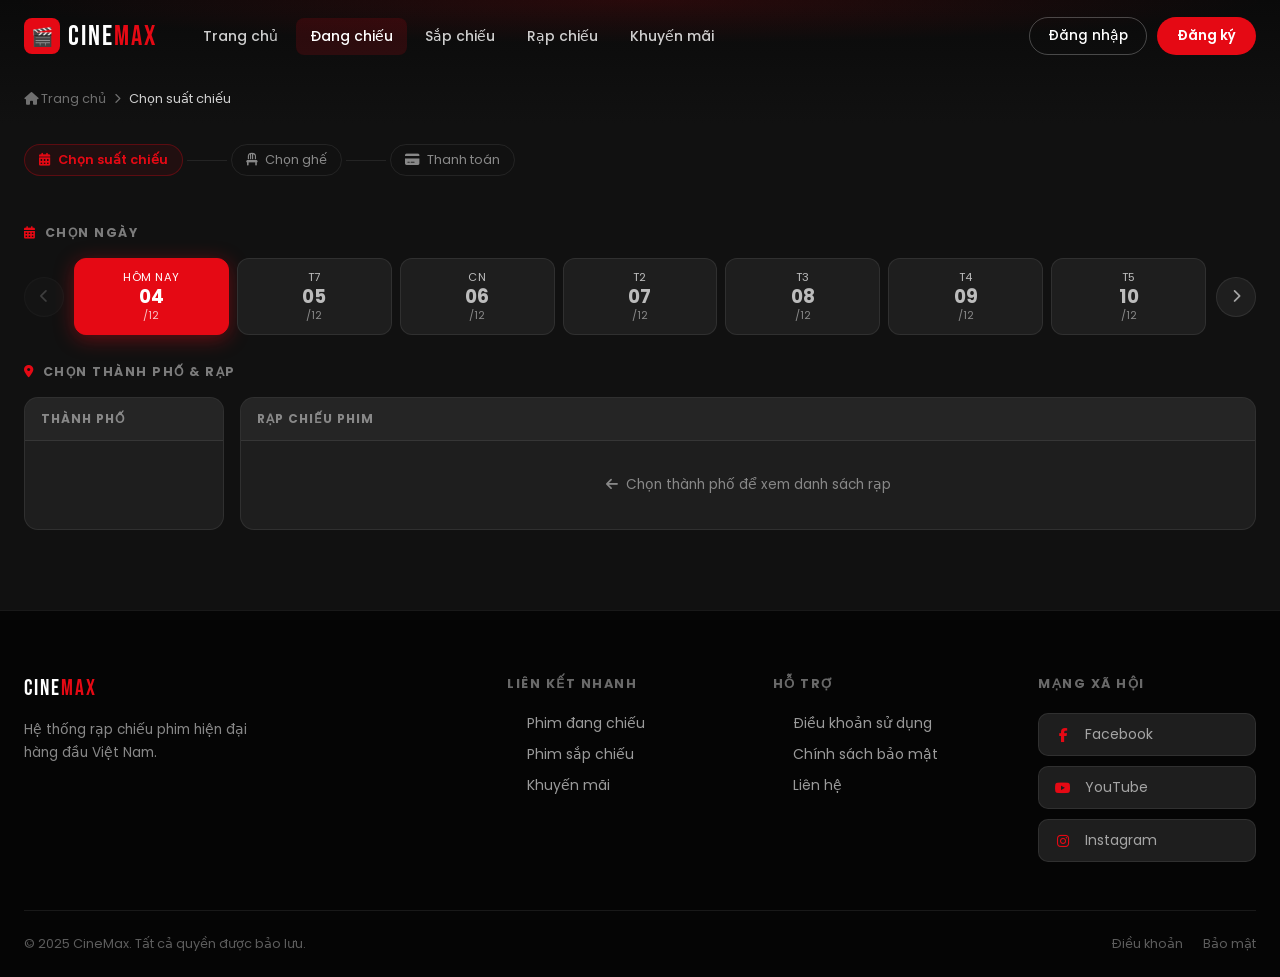
<file: frontend/pages/booking.html>
<!DOCTYPE html>
<html lang="vi">
<head>
    <meta charset="UTF-8" />
    <meta name="viewport" content="width=device-width, initial-scale=1.0" />
    <meta name="referrer" content="no-referrer" />
    <title>Đặt vé – CineMax</title>

    <link rel="preconnect" href="https://fonts.googleapis.com" />
    <link href="https://fonts.googleapis.com/css2?family=Bebas+Neue&family=Poppins:wght@300;400;500;600;700&display=swap" rel="stylesheet" />
    <link rel="stylesheet" href="https://cdnjs.cloudflare.com/ajax/libs/font-awesome/6.5.0/css/all.min.css" />
    <link rel="stylesheet" href="../css/home.css" />
    <link rel="stylesheet" href="../css/booking.css" />
</head>
<body>

<!-- HEADER -->
<header id="header">
    <div class="container">
        <div class="header-inner">
            <a href="home.html" class="logo">
                <div class="logo-icon">🎬</div>
                <div class="logo-text">CINE<span>MAX</span></div>
            </a>
            <nav class="nav">
                <a href="home.html">Trang chủ</a>
                <a href="movies.html?tab=now" class="active">Đang chiếu</a>
                <a href="movies.html?tab=coming">Sắp chiếu</a>
                <a href="home.html#cinemas">Rạp chiếu</a>
                <a href="home.html#promotions">Khuyến mãi</a>
            </nav>
            <div class="search-wrap">
<!--                <input type="text" placeholder="Tìm kiếm phim..." />-->
<!--                <i class="fas fa-search icon"></i>-->
            </div>

            <div class="auth-btns">
                <div id="guest-zone" style="display: flex; gap: 10px;">
                    <button class="btn-outline">
                        <a href="login.html" style="color: inherit; text-decoration: none;">Đăng nhập</a>
                    </button>
                    <button class="btn-red">
                        <a href="register.html" style="color: inherit; text-decoration: none;">Đăng ký</a>
                    </button>
                </div>

                <div id="user-zone" style="display: none; align-items: center; gap: 15px;">
                    <a href="profile.html" style="text-decoration: none; display: flex; align-items: center;">
                        <span style="color: white; cursor: pointer;">
                            Xin chào, <strong id="display-username" style="color: var(--primary);"></strong>
                        </span>
                    </a>
                    <button class="btn-outline" id="btn-logout">Đăng xuất</button>
                </div>
            </div>
            <button class="hamburger" id="hamburger" aria-label="Menu">
                <span></span><span></span><span></span>
            </button>
        </div>
    </div>
    <div class="mobile-nav" id="mobile-nav">
        <a href="home.html">Trang chủ</a>
        <a href="movies.html?tab=now">Phim đang chiếu</a>
        <a href="movies.html?tab=coming">Phim sắp chiếu</a>
        <a href="home.html#cinemas">Rạp chiếu</a>
        <a href="home.html#promotions">Khuyến mãi</a>
        <div class="m-auth">
            <button class="btn-outline" style="flex:1">Đăng nhập</button>
            <button class="btn-red" style="flex:1">Đăng ký</button>
        </div>
    </div>
</header>

<!-- PAGE HERO -->
<div class="bk-hero">
    <div class="bk-hero-bg"></div>
    <div class="container bk-hero-inner">
        <nav class="bk-breadcrumb">
            <a href="home.html"><i class="fas fa-home"></i> Trang chủ</a>
            <i class="fas fa-chevron-right sep"></i>
            <span>Chọn suất chiếu</span>
        </nav>
    </div>
</div>

<main class="bk-main">
    <div class="container">
        <div class="pay-steps" style="padding-top:20px;margin-bottom:20px">
            <div class="step active"><i class="fas fa-calendar-alt"></i><span>Chọn suất chiếu</span></div>
            <div class="step-line"></div>
            <div class="step"><i class="fas fa-chair"></i><span>Chọn ghế</span></div>
            <div class="step-line"></div>
            <div class="step"><i class="fas fa-credit-card"></i><span>Thanh toán</span></div>
        </div>
        <!-- ══════ DATE PICKER ══════ -->
        <section class="bk-section">
            <div class="section-label"><i class="fas fa-calendar-alt"></i> Chọn ngày</div>
            <div class="date-strip-wrap">
                <button class="date-arrow" id="date-prev" aria-label="Trước">
                    <i class="fas fa-chevron-left"></i>
                </button>
                <div class="date-strip" id="date-strip"></div>
                <button class="date-arrow" id="date-next" aria-label="Sau">
                    <i class="fas fa-chevron-right"></i>
                </button>
            </div>
        </section>

        <!-- ══════ CITY + CINEMA ══════ -->
        <section class="bk-section">
            <div class="section-label"><i class="fas fa-map-marker-alt"></i> Chọn thành phố & rạp</div>
            <div class="cc-layout">

                <!-- City list -->
                <div class="city-panel">
                    <div class="panel-head">Thành phố</div>
                    <ul class="city-list" id="city-list">
                        <!-- injected by JS -->
                    </ul>
                </div>

                <!-- Cinema list -->
                <div class="cinema-panel">
                    <div class="panel-head">Rạp chiếu phim</div>
                    <ul class="cinema-list" id="cinema-list">
                        <li class="cinema-placeholder">
                            <i class="fas fa-arrow-left"></i> Chọn thành phố để xem danh sách rạp
                        </li>
                    </ul>
                </div>

            </div>
        </section>

        <!-- ══════ MOVIE SHOWTIMES ══════ -->
        <section class="bk-section" id="showtime-section" style="display:none">
            <div class="section-label"><i class="fas fa-film"></i> Lịch chiếu phim</div>
            <div class="showtime-info-bar" id="showtime-info-bar"></div>
            <div id="showtime-list">
                <!-- injected by JS -->
            </div>
        </section>

    </div>
</main>

<!-- FOOTER -->
<footer>
    <div class="container">
        <div class="footer-grid">
            <div class="footer-col">
                <a href="home.html" class="logo f-logo">
                    <div class="logo-text" style="font-size:22px">CINE<span>MAX</span></div>
                </a>
                <p>Hệ thống rạp chiếu phim hiện đại hàng đầu Việt Nam.</p>
            </div>
            <div class="footer-col">
                <h4>Liên kết nhanh</h4>
                <ul class="footer-links">
                    <li><a href="#">Phim đang chiếu</a></li>
                    <li><a href="#">Phim sắp chiếu</a></li>
                    <li><a href="#">Khuyến mãi</a></li>
                </ul>
            </div>
            <div class="footer-col">
                <h4>Hỗ trợ</h4>
                <ul class="footer-links">
                    <li><a href="#">Điều khoản sử dụng</a></li>
                    <li><a href="#">Chính sách bảo mật</a></li>
                    <li><a href="#">Liên hệ</a></li>
                </ul>
            </div>
            <div class="footer-col">
                <h4>Mạng xã hội</h4>
                <div class="social-links">
                    <a href="#" class="social-link"><i class="fab fa-facebook-f"></i> Facebook</a>
                    <a href="#" class="social-link"><i class="fab fa-youtube"></i> YouTube</a>
                    <a href="#" class="social-link"><i class="fab fa-instagram"></i> Instagram</a>
                </div>
            </div>
        </div>
        <div class="footer-bottom">
            <p>© 2025 CineMax. Tất cả quyền được bảo lưu.</p>
            <div class="footer-bottom-links">
                <a href="#">Điều khoản</a>
                <a href="#">Bảo mật</a>
            </div>
        </div>
    </div>
</footer>

<button id="back-top" aria-label="Về đầu trang"><i class="fas fa-arrow-up"></i></button>

<script type="module" src="../js/main/home.js"></script>
<script type="module" src="../js/main/booking.js"></script>
</body>
</html>
</file>
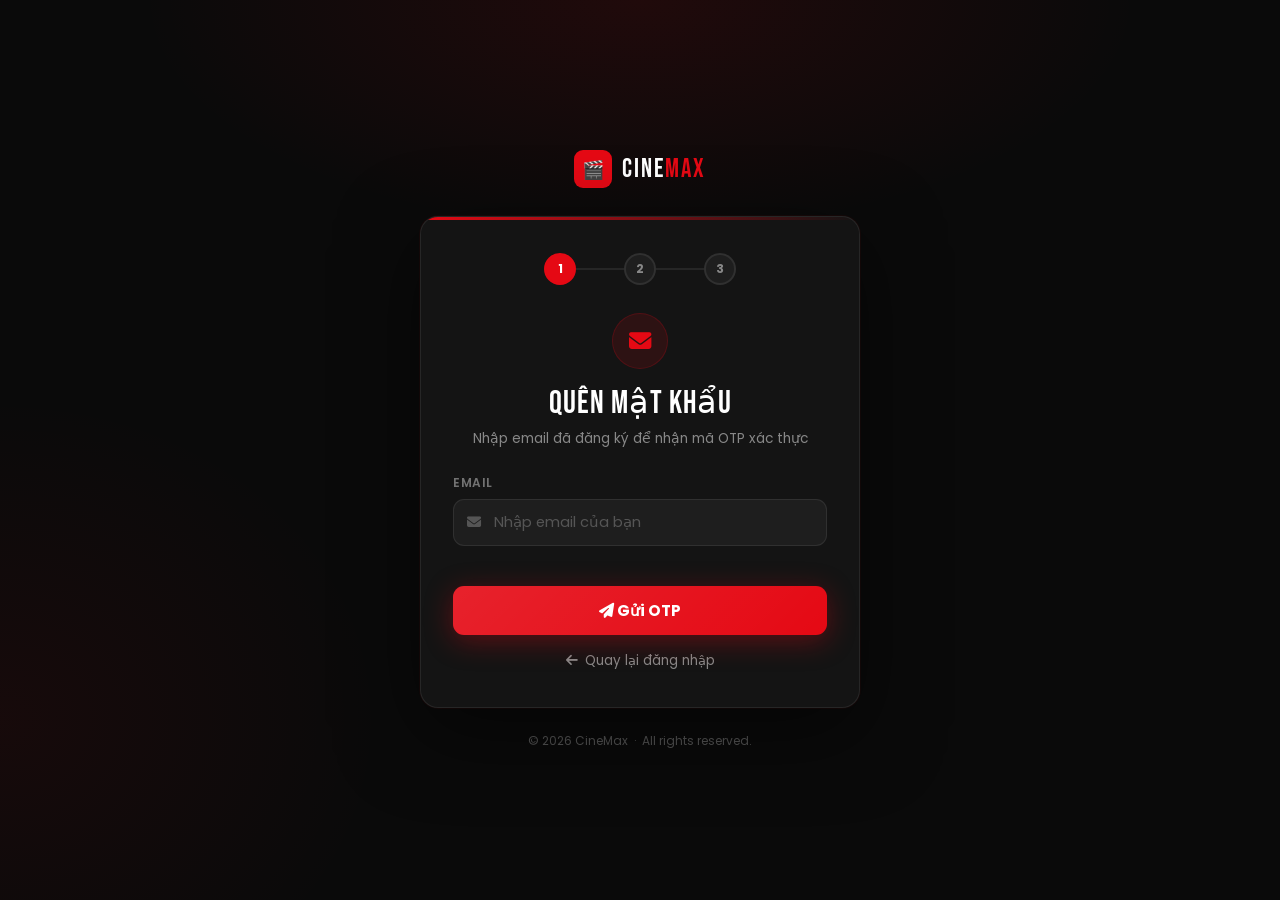
<file: frontend/pages/forgot-password.html>
<!doctype html>
<html lang="vi">
<head>
    <meta charset="UTF-8" />
    <meta name="viewport" content="width=device-width, initial-scale=1.0" />
    <title>Quên mật khẩu – CineMax</title>

    <link rel="preconnect" href="https://fonts.googleapis.com" />
    <link
            href="https://fonts.googleapis.com/css2?family=Bebas+Neue&family=Poppins:wght@300;400;500;600;700&display=swap"
            rel="stylesheet"
    />
    <link
            rel="stylesheet"
            href="https://cdnjs.cloudflare.com/ajax/libs/font-awesome/6.5.0/css/all.min.css"
    />
    <link rel="stylesheet" href="../css/forgot-password.css" />
</head>
<body>
<!-- ============================================================
   HTML
============================================================ -->

<!-- Brand -->
<a href="home.html" class="brand">
    <div class="brand-icon">🎬</div>
    <div class="brand-name">CINE<span>MAX</span></div>
</a>

<!-- Card -->
<div class="card" id="main-card">
    <!-- Step indicator -->
    <div class="step-indicator" id="step-indicator">
        <div class="si-dot active" id="dot-1"><span>1</span></div>
        <div class="si-line" id="line-1"></div>
        <div class="si-dot" id="dot-2"><span>2</span></div>
        <div class="si-line" id="line-2"></div>
        <div class="si-dot" id="dot-3"><span>3</span></div>
    </div>

    <!-- ── STEP 1: Email ── -->
    <div class="step-panel active" id="step-1">
        <div class="card-head">
            <div class="card-icon"><i class="fas fa-envelope"></i></div>
            <div class="card-title">Quên mật khẩu</div>
            <p class="card-sub">Nhập email đã đăng ký để nhận mã OTP xác thực</p>
        </div>

        <div class="field-group">
            <label class="field-label" for="email">Email</label>
            <div class="input-wrap">
                <i class="fas fa-envelope input-icon"></i>
                <input
                        type="email"
                        id="email"
                        class="field-input"
                        placeholder="Nhập email của bạn"
                        autocomplete="email"
                />
            </div>
            <span class="field-error" id="err-email"></span>
        </div>

        <button class="btn-primary" id="btn-send-otp">
          <span class="btn-text"
          ><i class="fas fa-paper-plane"></i> Gửi OTP</span
          >
            <span class="spinner"
            ><i class="fas fa-circle-notch fa-spin"></i> Đang gửi...</span
            >
        </button>

        <a href="login.html" class="back-link"
        ><i class="fas fa-arrow-left"></i> Quay lại đăng nhập</a
        >
    </div>

    <!-- ── STEP 2: OTP ── -->
    <div class="step-panel" id="step-2">
        <div class="card-head">
            <div class="card-icon"><i class="fas fa-shield-alt"></i></div>
            <div class="card-title">Nhập mã OTP</div>
            <p class="card-sub">
                Mã OTP đã được gửi đến<br /><strong id="email-display"></strong>
            </p>
        </div>

        <div class="otp-wrap" id="otp-wrap">
            <input
                    type="text"
                    class="otp-digit"
                    maxlength="1"
                    inputmode="numeric"
                    pattern="[0-9]"
            />
            <input
                    type="text"
                    class="otp-digit"
                    maxlength="1"
                    inputmode="numeric"
                    pattern="[0-9]"
            />
            <input
                    type="text"
                    class="otp-digit"
                    maxlength="1"
                    inputmode="numeric"
                    pattern="[0-9]"
            />
            <input
                    type="text"
                    class="otp-digit"
                    maxlength="1"
                    inputmode="numeric"
                    pattern="[0-9]"
            />
            <input
                    type="text"
                    class="otp-digit"
                    maxlength="1"
                    inputmode="numeric"
                    pattern="[0-9]"
            />
            <input
                    type="text"
                    class="otp-digit"
                    maxlength="1"
                    inputmode="numeric"
                    pattern="[0-9]"
            />
        </div>
        <span
                class="field-error"
                id="err-otp"
                style="text-align: center; display: block"
        ></span>

        <div class="resend-row" id="resend-row">
            Gửi lại OTP sau: <span class="countdown" id="countdown">60</span>s
            <button class="btn-resend" id="btn-resend">Gửi lại OTP</button>
        </div>

        <button class="btn-primary" id="btn-verify-otp">
          <span class="btn-text"
          ><i class="fas fa-check-circle"></i> Xác nhận OTP</span
          >
            <span class="spinner"
            ><i class="fas fa-circle-notch fa-spin"></i> Đang xác nhận...</span
            >
        </button>

        <a href="#" class="back-link" id="back-to-1"
        ><i class="fas fa-arrow-left"></i> Đổi email khác</a
        >
    </div>

    <!-- ── STEP 3: New Password ── -->
    <div class="step-panel" id="step-3">
        <div class="card-head">
            <div class="card-icon"><i class="fas fa-key"></i></div>
            <div class="card-title">Mật khẩu mới</div>
            <p class="card-sub">Tạo mật khẩu mới cho tài khoản của bạn</p>
        </div>

        <div class="field-group">
            <label class="field-label" for="new-pw">Mật khẩu mới</label>
            <div class="input-wrap">
                <i class="fas fa-lock input-icon"></i>
                <input
                        type="password"
                        id="new-pw"
                        class="field-input"
                        placeholder="Nhập mật khẩu mới"
                />
                <button type="button" class="toggle-pw" data-target="new-pw">
                    <i class="fas fa-eye"></i>
                </button>
            </div>
            <div class="strength-wrap" id="strength-wrap">
                <div class="strength-bar">
                    <div class="strength-fill" id="strength-fill"></div>
                </div>
                <span class="strength-label" id="strength-label"></span>
            </div>
            <span class="field-error" id="err-new-pw"></span>
        </div>

        <div class="field-group">
            <label class="field-label" for="confirm-pw">Xác nhận mật khẩu</label>
            <div class="input-wrap">
                <i class="fas fa-lock input-icon"></i>
                <input
                        type="password"
                        id="confirm-pw"
                        class="field-input"
                        placeholder="Nhập lại mật khẩu"
                />
                <button type="button" class="toggle-pw" data-target="confirm-pw">
                    <i class="fas fa-eye"></i>
                </button>
            </div>
            <span class="field-error" id="err-confirm-pw"></span>
        </div>

        <button class="btn-primary" id="btn-change-pw">
            <span class="btn-text"><i class="fas fa-save"></i> Đổi mật khẩu</span>
            <span class="spinner"
            ><i class="fas fa-circle-notch fa-spin"></i> Đang lưu...</span
            >
        </button>
    </div>

    <!-- ── SUCCESS ── -->
    <div class="success-panel" id="success-panel">
        <i class="fas fa-check-circle success-icon-big"></i>
        <h3>Đổi mật khẩu thành công!</h3>
        <p>
            Mật khẩu của bạn đã được cập nhật.<br />Đang chuyển về trang đăng
            nhập...
        </p>
        <div class="success-progress">
            <div class="success-fill" id="success-fill"></div>
        </div>
    </div>
</div>
<!-- /.card -->

<div class="page-footer">
    © 2026 CineMax &nbsp;·&nbsp; All rights reserved.
</div>

<script type="module" src="../js/main/forgot-password.js"></script>
</body>
</html>
</file>
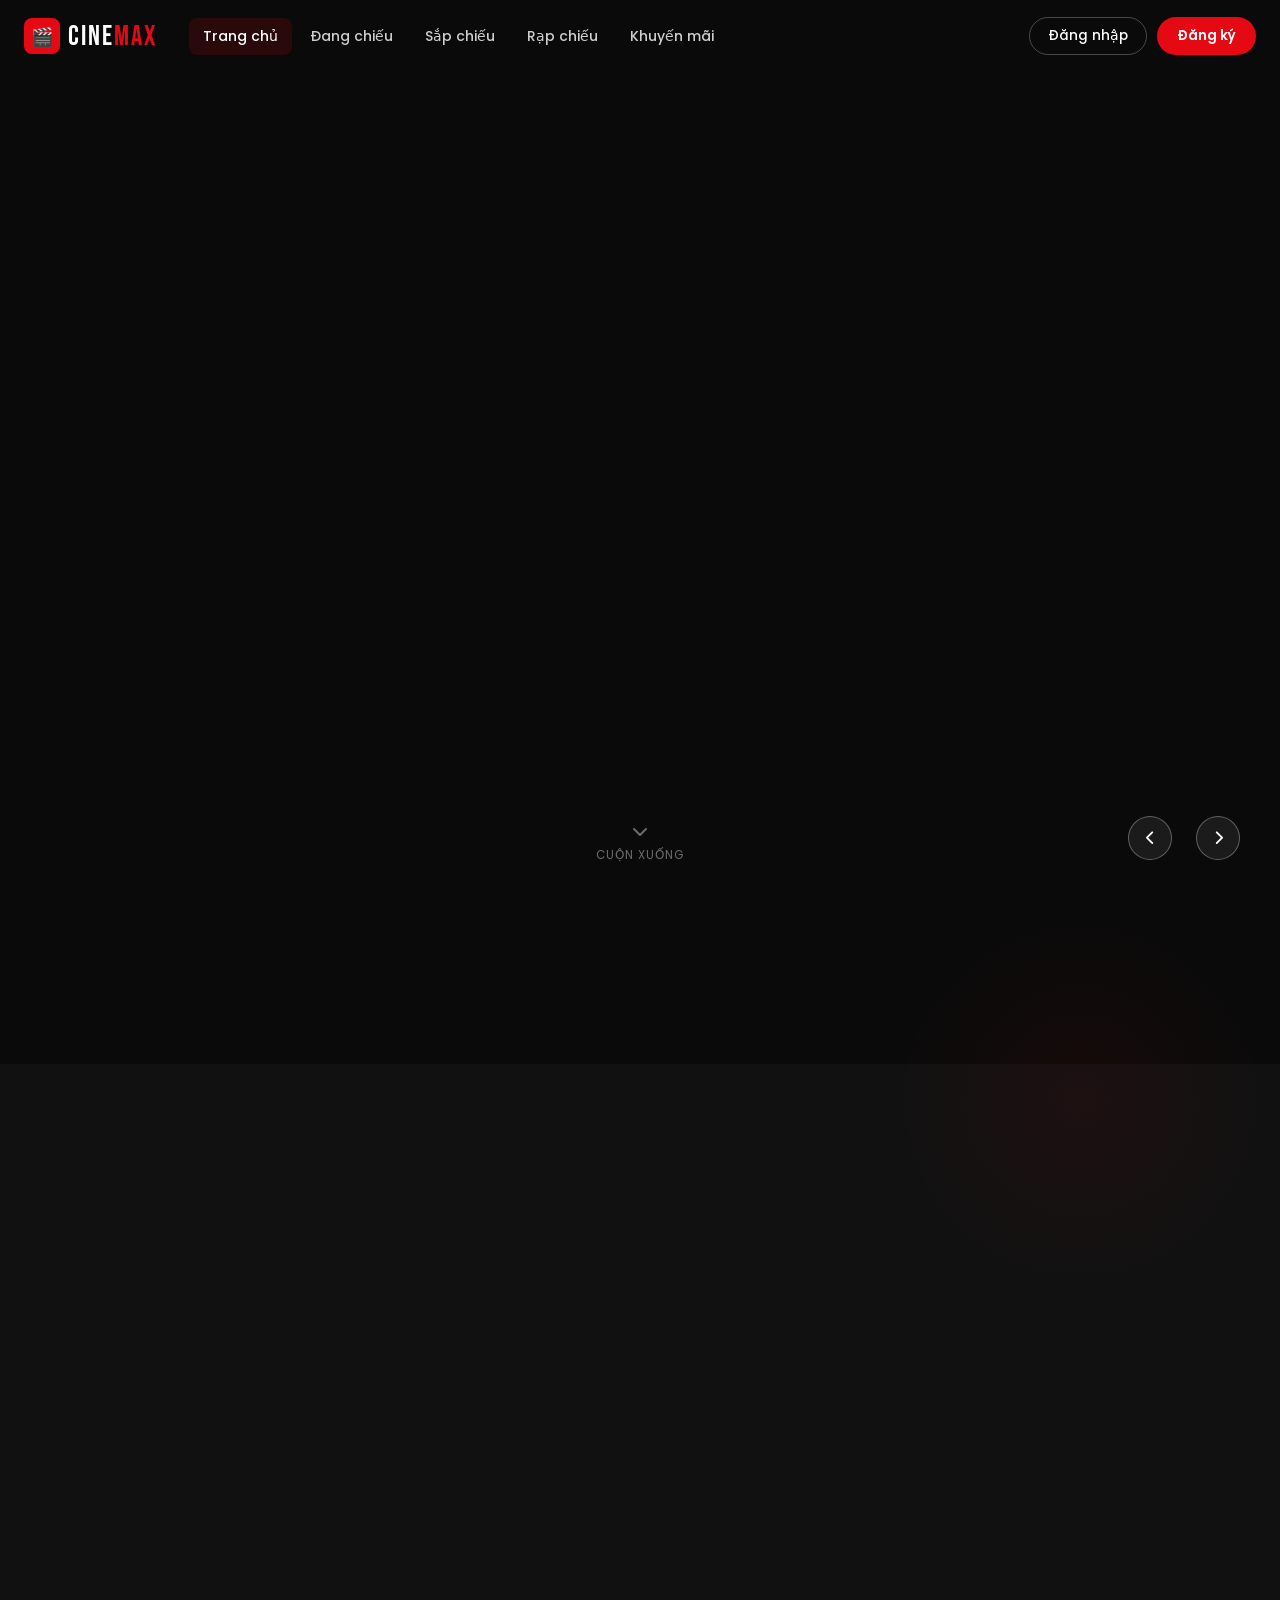
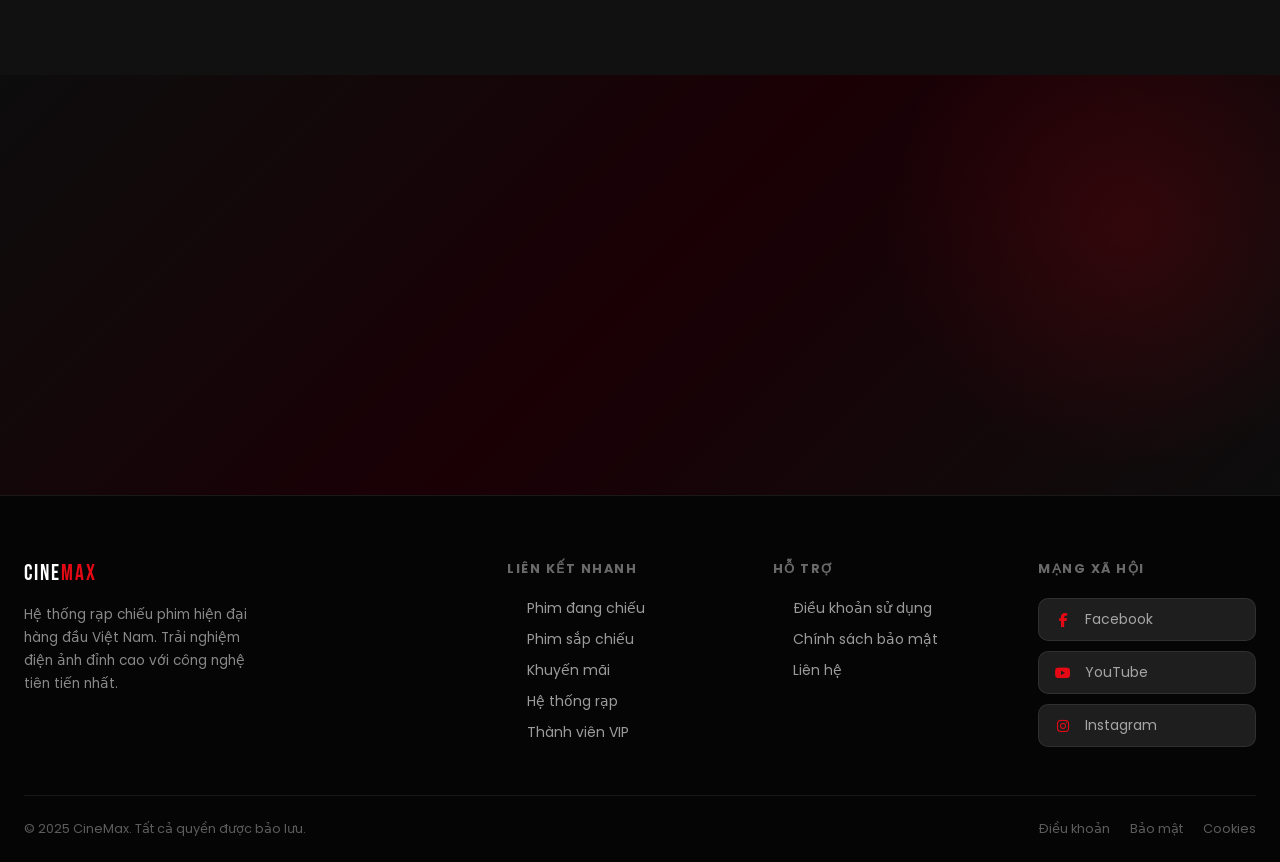
<file: frontend/pages/home.html>
<!DOCTYPE html>
<html lang="vi">
<head>
    <meta charset="UTF-8" />
    <meta name="viewport" content="width=device-width, initial-scale=1.0" />
    <title>CineMax – Đặt Vé Xem Phim</title>

    <!-- Google Fonts -->
    <link rel="preconnect" href="https://fonts.googleapis.com" />
    <link href="https://fonts.googleapis.com/css2?family=Bebas+Neue&family=Poppins:wght@300;400;500;600;700&display=swap" rel="stylesheet" />

    <!-- Font Awesome Icons -->
    <link rel="stylesheet" href="https://cdnjs.cloudflare.com/ajax/libs/font-awesome/6.5.0/css/all.min.css" />

    <!-- ✅ External CSS -->
    <link rel="stylesheet" href="../css/home.css" />
</head>
<body>

<!-- ============================================================
     HEADER
============================================================ -->
<header id="header">
    <div class="container">
        <div class="header-inner">

            <a href="#" class="logo">
                <div class="logo-icon">🎬</div>
                <div class="logo-text">CINE<span>MAX</span></div>
            </a>

            <nav class="nav">
                <a href="#"            class="active">Trang chủ</a>
                <a href="#now-showing">Đang chiếu</a>
                <a href="#coming-soon">Sắp chiếu</a>
                <a href="#cinemas">    Rạp chiếu</a>
                <a href="#promotions"> Khuyến mãi</a>
            </nav>

            <div class="search-wrap">
<!--                <input type="text" placeholder="Tìm kiếm phim..." />-->
<!--                <i class="fas fa-search icon"></i>-->
            </div>

            <div class="auth-btns">
                <div id="guest-zone" style="display: flex; gap: 10px;">
                    <button class="btn-outline">
                        <a href="login.html" style="color: inherit; text-decoration: none;">Đăng nhập</a>
                    </button>
                    <button class="btn-red">
                        <a href="register.html" style="color: inherit; text-decoration: none;">Đăng ký</a>
                    </button>
                </div>

                <div id="user-zone" style="display: none; align-items: center; gap: 15px;">
                    <a href="profile.html" style="text-decoration: none; display: flex; align-items: center;">
                        <span style="color: white; cursor: pointer;">
                            Xin chào, <strong id="display-username" style="color: var(--primary);"></strong>
                        </span>
                    </a>
                    <button class="btn-outline" id="btn-logout">Đăng xuất</button>
                </div>
            </div>

            <button class="hamburger" id="hamburger" aria-label="Menu">
                <span></span><span></span><span></span>
            </button>

        </div>
    </div>

    <!-- Mobile Navigation Drawer -->
    <div class="mobile-nav" id="mobile-nav">
        <a href="#">Trang chủ</a>
        <a href="#now-showing">Phim đang chiếu</a>
        <a href="#coming-soon">Phim sắp chiếu</a>
        <a href="#cinemas">Rạp chiếu</a>
        <a href="#promotions">Khuyến mãi</a>
        <div class="m-auth">
            <button class="btn-outline" style="flex:1">Đăng nhập</button>
            <button class="btn-red"     style="flex:1">Đăng ký</button>
        </div>
    </div>
</header>

<!-- ============================================================
     HERO BANNER — Slideshow
============================================================ -->
<section id="hero">
    <div class="slides" id="main-slider-wrapper">
    </div>
    <!-- Slider Controls -->
    <div class="slider-controls">
        <button class="slider-btn" id="prev-btn" aria-label="Trước">
            <i class="fas fa-chevron-left"></i>
        </button>
        <div class="dots" id="dots"></div>
        <button class="slider-btn" id="next-btn" aria-label="Tiếp theo">
            <i class="fas fa-chevron-right"></i>
        </button>
    </div>

    <div class="scroll-hint" aria-hidden="true">
        <i class="fas fa-chevron-down"></i>
        <span>Cuộn xuống</span>
    </div>
</section>

<!-- ============================================================
     NOW SHOWING — Phim đang chiếu
============================================================ -->
<section id="now-showing" class="section-bg-accent">
    <div class="container">
        <div class="section-head fade-in">
            <h2 class="section-title">Phim đang chiếu</h2>
            <a href="movies.html?tab=now" class="see-all">Xem tất cả <i class="fas fa-arrow-right"></i></a>
        </div>
        <!-- Cards injected by renderNowShowing() in script.js -->
        <div class="movies-grid" id="now-showing-grid"></div>
    </div>
</section>

<!-- ============================================================
     COMING SOON — Phim sắp chiếu
============================================================ -->
<section id="coming-soon" style="background:var(--bg2)">
    <div class="container">
        <div class="section-head fade-in">
            <h2 class="section-title">Phim sắp chiếu</h2>
            <a href="movies.html?tab=coming" class="see-all">Xem tất cả <i class="fas fa-arrow-right"></i></a>
        </div>
        <!-- Cards injected by renderComingSoon() in script.js -->
        <div class="movies-grid" id="coming-soon-grid"></div>
    </div>
</section>

<!-- ============================================================
     CINEMA SYSTEM — Hệ thống rạp
============================================================ -->
<section id="cinemas">
    <div class="container">
        <div class="section-head fade-in">
            <h2 class="section-title">Hệ thống rạp</h2>
            <a href="#" class="see-all">Tất cả rạp <i class="fas fa-arrow-right"></i></a>
        </div>

        <div class="cinema-layout fade-in">
            <div>
                <div class="city-panel">
                    <h3>Chọn thành phố</h3>
                    <div class="custom-dropdown" id="city-dropdown">
                        <button class="dropdown-trigger" id="dropdown-trigger" aria-expanded="false">
                            <span id="dropdown-selected">Đang tải...</span>
                            <i class="fas fa-chevron-down dropdown-arrow"></i>
                        </button>
                        <ul class="dropdown-list" id="dropdown-list" role="listbox">
                        </ul>
                    </div>
                </div>

                <div class="cinema-tabs" id="cinema-tabs">
                </div>
            </div>

            <div id="cinema-panels">
            </div>
        </div>
    </div>
</section>

<!-- ============================================================
     PROMOTIONS — Khuyến mãi
============================================================ -->
<section id="promotions" style="background:var(--bg2)">
    <div class="container">
        <div class="section-head fade-in">
            <h2 class="section-title">Khuyến mãi</h2>
        </div>

        <div class="promos-grid" id="promotions-grid">

        </div>
    </div>
</section>
<!-- ============================================================
     APP DOWNLOAD
============================================================ -->
<section id="app-download">
    <div class="container">
        <div class="app-inner">

            <div class="app-text fade-in">
                <div class="app-label">Ứng dụng di động</div>
                <h2 class="app-title">Đặt vé mọi lúc<br>mọi nơi</h2>
                <p class="app-desc">
                    Tải ngay app CineMax để đặt vé siêu nhanh, nhận thông báo phim mới,
                    ưu đãi độc quyền và tích điểm đổi quà hấp dẫn.
                </p>
                <div class="app-store-btns">
                    <a href="#" class="store-btn">
                        <i class="fab fa-apple"></i>
                        <div class="s-label">
                            <span class="s-small">Download on the</span>
                            <span class="s-big">App Store</span>
                        </div>
                    </a>
                    <a href="#" class="store-btn">
                        <i class="fab fa-google-play"></i>
                        <div class="s-label">
                            <span class="s-small">Get it on</span>
                            <span class="s-big">Google Play</span>
                        </div>
                    </a>
                </div>
            </div>

            <div class="app-visual fade-in fade-in-delay-2">
                <div class="phone-mockup">
                    <div class="phone-screen">
                        <div class="phone-logo">CINE<span>MAX</span></div>
                        <div style="font-size:.7rem;color:var(--muted);letter-spacing:.5px">ĐẶT VÉ XEM PHIM</div>
                        <div class="phone-stats">
                            <div class="p-stat"><div class="n">4.9★</div><div class="l">Rating</div></div>
                            <div class="p-stat"><div class="n">2M+</div> <div class="l">Downloads</div></div>
                            <div class="p-stat"><div class="n">50+</div> <div class="l">Rạp</div></div>
                        </div>
                    </div>
                </div>
            </div>

        </div>
    </div>
</section>

<!-- ============================================================
     FOOTER
============================================================ -->
<footer>
    <div class="container">
        <div class="footer-grid">

            <!-- Col 1: Brand -->
            <div class="footer-col">
                <a href="#" class="logo f-logo">
                    <div class="logo-text" style="font-size:22px">CINE<span>MAX</span></div>
                </a>
                <p>Hệ thống rạp chiếu phim hiện đại hàng đầu Việt Nam. Trải nghiệm điện ảnh đỉnh cao với công nghệ tiên tiến nhất.</p>
            </div>

            <!-- Col 2: Quick Links -->
            <div class="footer-col">
                <h4>Liên kết nhanh</h4>
                <ul class="footer-links">
                    <li><a href="#">Phim đang chiếu</a></li>
                    <li><a href="#">Phim sắp chiếu</a></li>
                    <li><a href="#">Khuyến mãi</a></li>
                    <li><a href="#">Hệ thống rạp</a></li>
                    <li><a href="#">Thành viên VIP</a></li>
                </ul>
            </div>

            <!-- Col 3: Support -->
            <div class="footer-col">
                <h4>Hỗ trợ</h4>
                <ul class="footer-links">
                    <li><a href="#">Điều khoản sử dụng</a></li>
                    <li><a href="#">Chính sách bảo mật</a></li>
                    <li><a href="#">Liên hệ</a></li>
                </ul>
            </div>

            <!-- Col 4: Social Media -->
            <div class="footer-col">
                <h4>Mạng xã hội</h4>
                <div class="social-links">
                    <a href="#" class="social-link"><i class="fab fa-facebook-f"></i> Facebook</a>
                    <a href="#" class="social-link"><i class="fab fa-youtube"></i> YouTube</a>
                    <a href="#" class="social-link"><i class="fab fa-instagram"></i> Instagram</a>
                </div>
            </div>

        </div><!-- /.footer-grid -->

        <div class="footer-bottom">
            <p>© 2025 CineMax. Tất cả quyền được bảo lưu.</p>
            <div class="footer-bottom-links">
                <a href="#">Điều khoản</a>
                <a href="#">Bảo mật</a>
                <a href="#">Cookies</a>
            </div>
        </div>
    </div>
</footer>

<!-- Back to Top Button -->
<button id="back-top" aria-label="Về đầu trang">
    <i class="fas fa-arrow-up"></i>
</button>

<!-- ✅ External JavaScript -->
<script type="module" src="../js/main/home.js"></script>
</body>
</html>
</file>
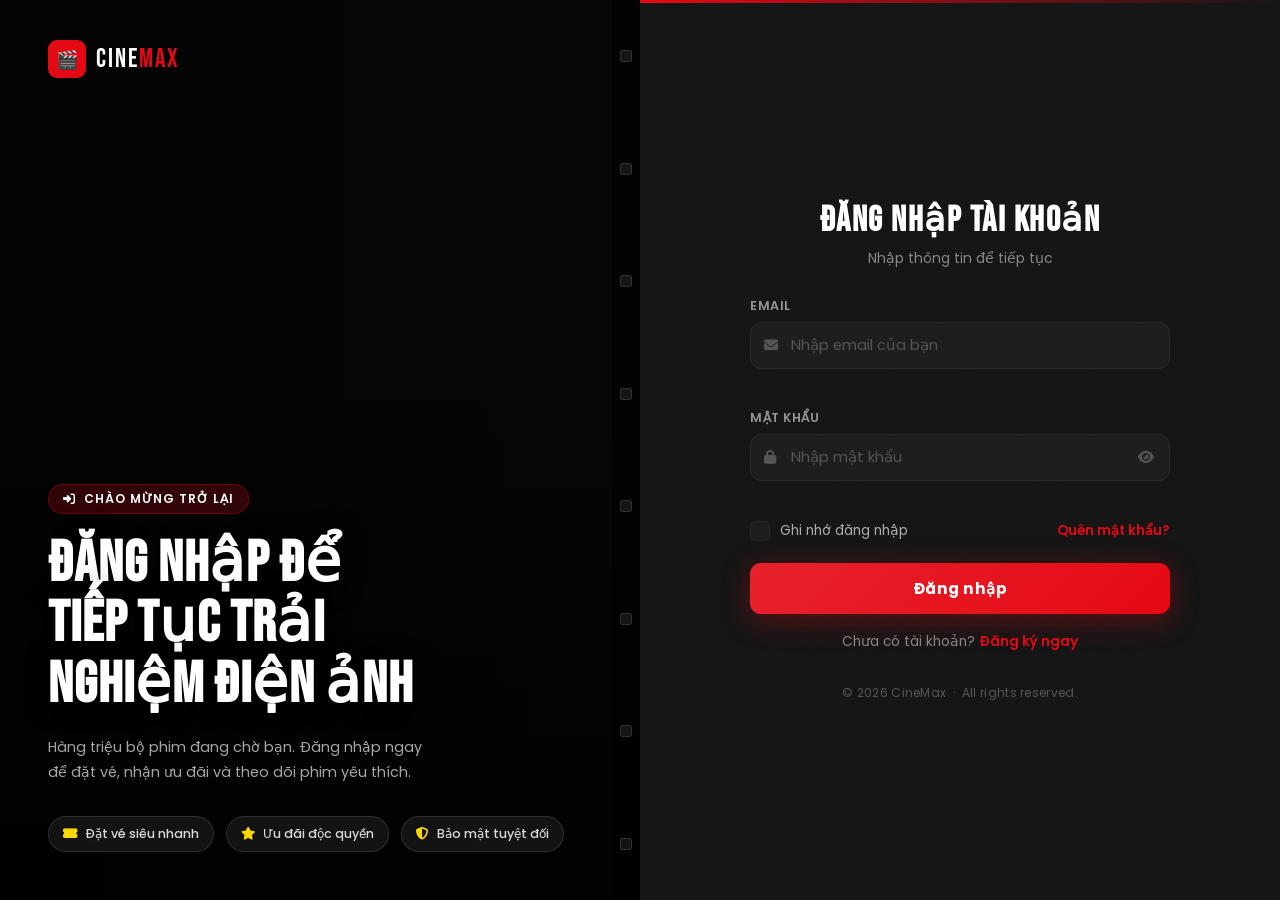
<file: frontend/pages/login.html>
<!DOCTYPE html>
<html lang="vi">
<head>
    <meta charset="UTF-8" />
    <meta name="viewport" content="width=device-width, initial-scale=1.0" />
    <title>Đăng nhập – CineMax</title>

    <link rel="preconnect" href="https://fonts.googleapis.com" />
    <link href="https://fonts.googleapis.com/css2?family=Bebas+Neue&family=Poppins:wght@300;400;500;600;700&display=swap" rel="stylesheet" />
    <link rel="stylesheet" href="https://cdnjs.cloudflare.com/ajax/libs/font-awesome/6.5.0/css/all.min.css" />

    <!-- Dùng chung register.css cho layout/style -->
    <link rel="stylesheet" href="../css/register.css" />
    <link rel="stylesheet" href="../css/login.css" />
</head>
<body>

<div class="page-wrapper">

    <!-- ========== LEFT ========== -->
    <div class="left-panel">
        <div class="left-bg" style="background-image:url('https://images.unsplash.com/photo-1517604931442-7e0c8ed2963c?w=1200&q=80')"></div>
        <div class="left-overlay"></div>
        <div class="screen-light"></div>
        <div class="wall-light left"></div>
        <div class="wall-light right"></div>
        <div class="seat-rows" id="seat-rows"></div>

        <!-- Logo -->
        <a href="home.html" class="brand">
            <div class="brand-icon">🎬</div>
            <div class="brand-name">CINE<span>MAX</span></div>
        </a>

        <!-- Slogan -->
        <div class="left-content">
            <div class="slogan-label">
                <i class="fas fa-sign-in-alt"></i> Chào mừng trở lại
            </div>
            <h1 class="slogan">
                Đăng nhập để<br />tiếp tục trải<br />nghiệm điện ảnh
            </h1>
            <p class="slogan-sub">
                Hàng triệu bộ phim đang chờ bạn. Đăng nhập ngay để đặt vé, nhận ưu đãi và theo dõi phim yêu thích.
            </p>
            <div class="trust-badges">
                <div class="badge"><i class="fas fa-ticket-alt"></i><span>Đặt vé siêu nhanh</span></div>
                <div class="badge"><i class="fas fa-star"></i><span>Ưu đãi độc quyền</span></div>
                <div class="badge"><i class="fas fa-shield-alt"></i><span>Bảo mật tuyệt đối</span></div>
            </div>
        </div>

        <!-- Film strip -->
        <div class="film-strip">
            <div class="film-hole"></div><div class="film-hole"></div>
            <div class="film-hole"></div><div class="film-hole"></div>
            <div class="film-hole"></div><div class="film-hole"></div>
            <div class="film-hole"></div><div class="film-hole"></div>
        </div>
    </div>

    <!-- ========== RIGHT — login form ========== -->
    <div class="right-panel">

        <!-- Mobile logo -->
        <a href="home.html" class="brand brand-mobile">
            <div class="brand-icon">🎬</div>
            <div class="brand-name">CINE<span>MAX</span></div>
        </a>

        <div class="form-card" id="form-card">

            <div class="form-head">
                <h2 class="form-title">Đăng nhập tài khoản</h2>
                <p class="form-subtitle">Nhập thông tin để tiếp tục</p>
            </div>

            <!-- Success overlay -->
            <div class="success-overlay" id="success-overlay">
                <div class="success-icon"><i class="fas fa-check-circle"></i></div>
                <h3>Đăng nhập thành công!</h3>
                <p>Đang chuyển hướng về trang chủ...</p>
                <div class="success-bar"><div class="success-bar-fill" id="success-bar-fill"></div></div>
            </div>

            <form id="login-form" novalidate>

                <!-- Email -->
                <div class="field-group" id="fg-email">
                    <label class="field-label" for="email">Email</label> <div class="input-wrap">
                        <i class="fas fa-envelope input-icon"></i>
                        <input
                            type="text" id="email" name="email"
                            class="field-input"
                            placeholder="Nhập email của bạn"
                            autocomplete="email"
                        />
                    </div>
                    <span class="field-error" id="err-email"></span>
                </div>

                <!-- Password -->
                <div class="field-group" id="fg-password">
                    <label class="field-label" for="password">Mật khẩu</label>
                    <div class="input-wrap">
                        <i class="fas fa-lock input-icon"></i>
                        <input
                                type="password" id="password" name="password"
                                class="field-input"
                                placeholder="Nhập mật khẩu"
                                autocomplete="current-password"
                        />
                        <button type="button" class="toggle-pw" data-target="password" aria-label="Hiện mật khẩu">
                            <i class="fas fa-eye"></i>
                        </button>
                    </div>
                    <span class="field-error" id="err-password"></span>
                </div>

                <!-- Remember + Forgot -->
                <div class="login-options">
                    <label class="checkbox-label remember-label">
                        <input type="checkbox" id="remember" name="remember" />
                        <span class="custom-check"><i class="fas fa-check"></i></span>
                        <span>Ghi nhớ đăng nhập</span>
                    </label>
                    <a href="forgot-password.html" class="forgot-link">Quên mật khẩu?</a>
                </div>

                <!-- Submit -->
                <button type="submit" class="btn-submit" id="btn-submit">
                    <span class="btn-text">Đăng nhập</span>
                    <span class="btn-spinner" id="btn-spinner">
              <i class="fas fa-circle-notch fa-spin"></i> Đang đăng nhập...
            </span>
                </button>

                <!-- Register link -->
                <p class="login-link">
                    Chưa có tài khoản?
                    <a href="register.html">Đăng ký ngay</a>
                </p>

            </form>
        </div>

        <footer class="form-footer">
            © 2026 CineMax &nbsp;·&nbsp; All rights reserved.
        </footer>

    </div>
</div>

<script type="module" src="../js/main/login.js"></script>
</body>
</html>
</file>
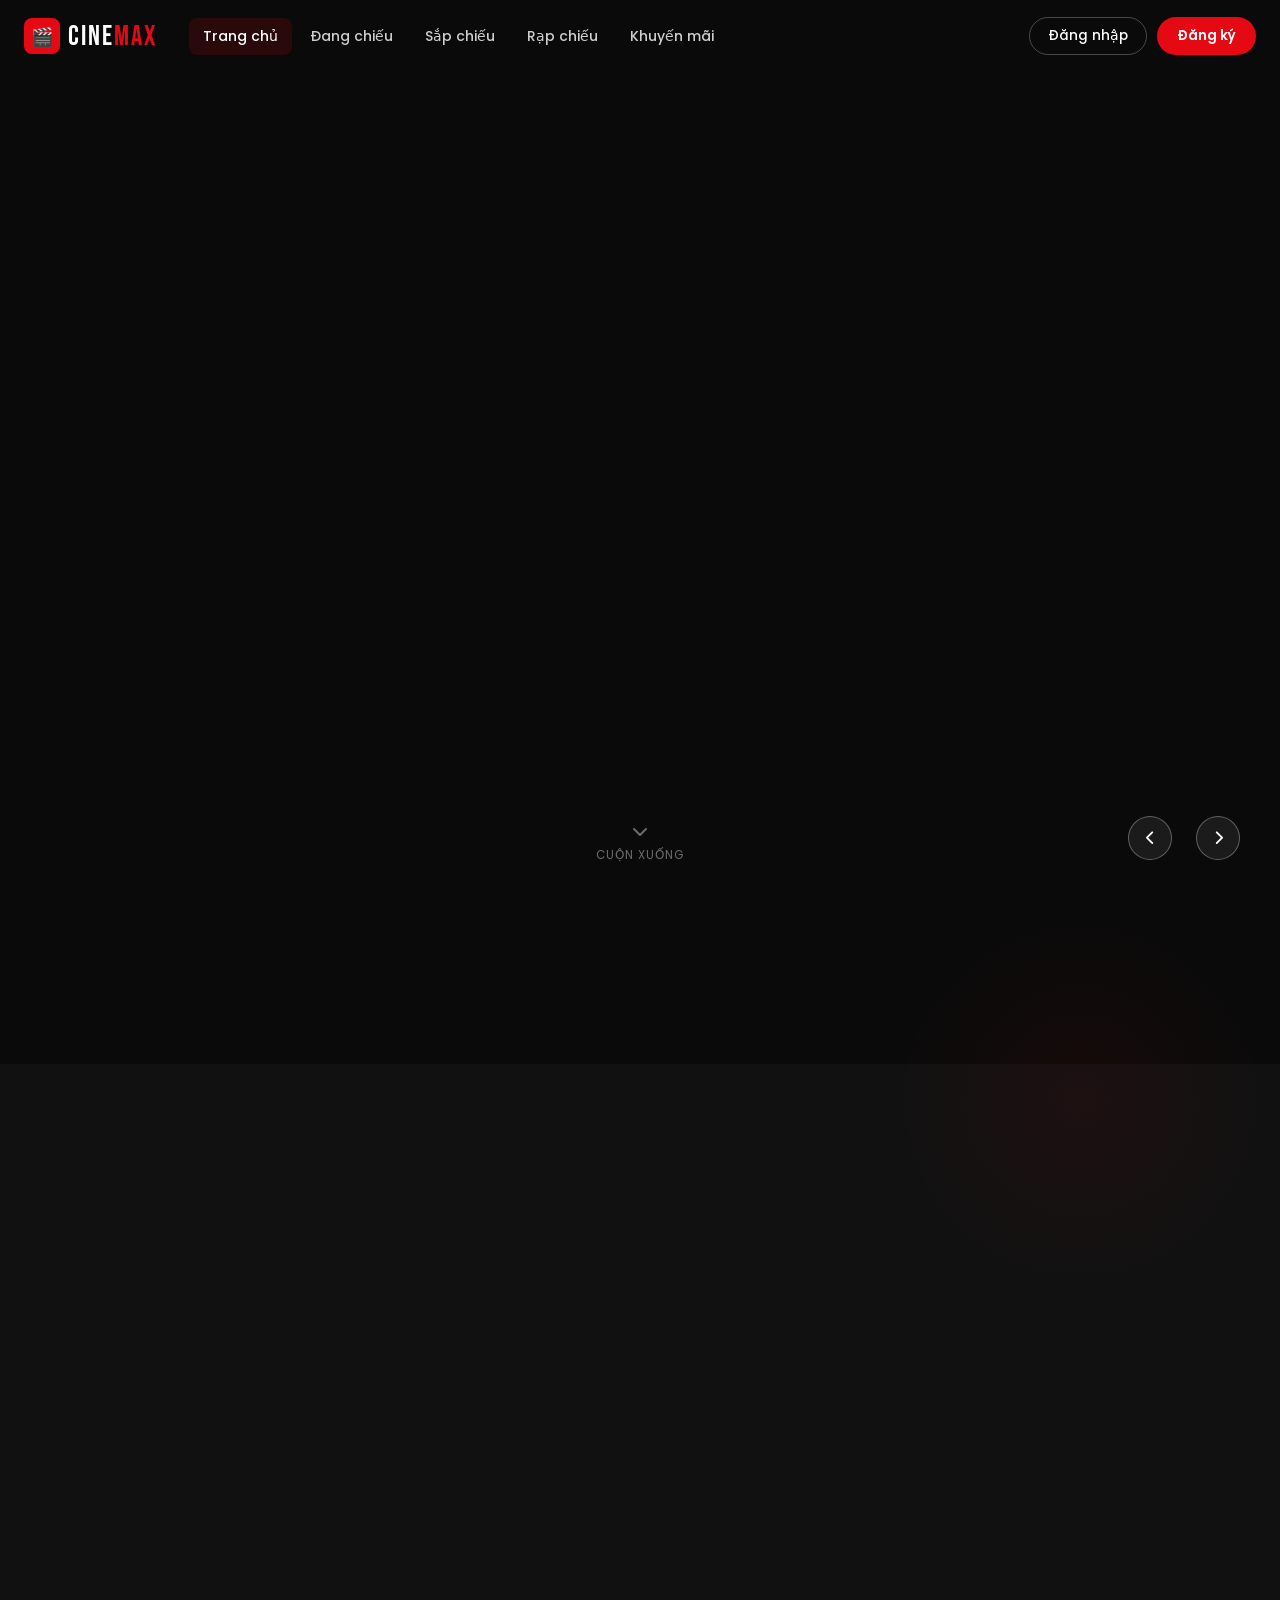
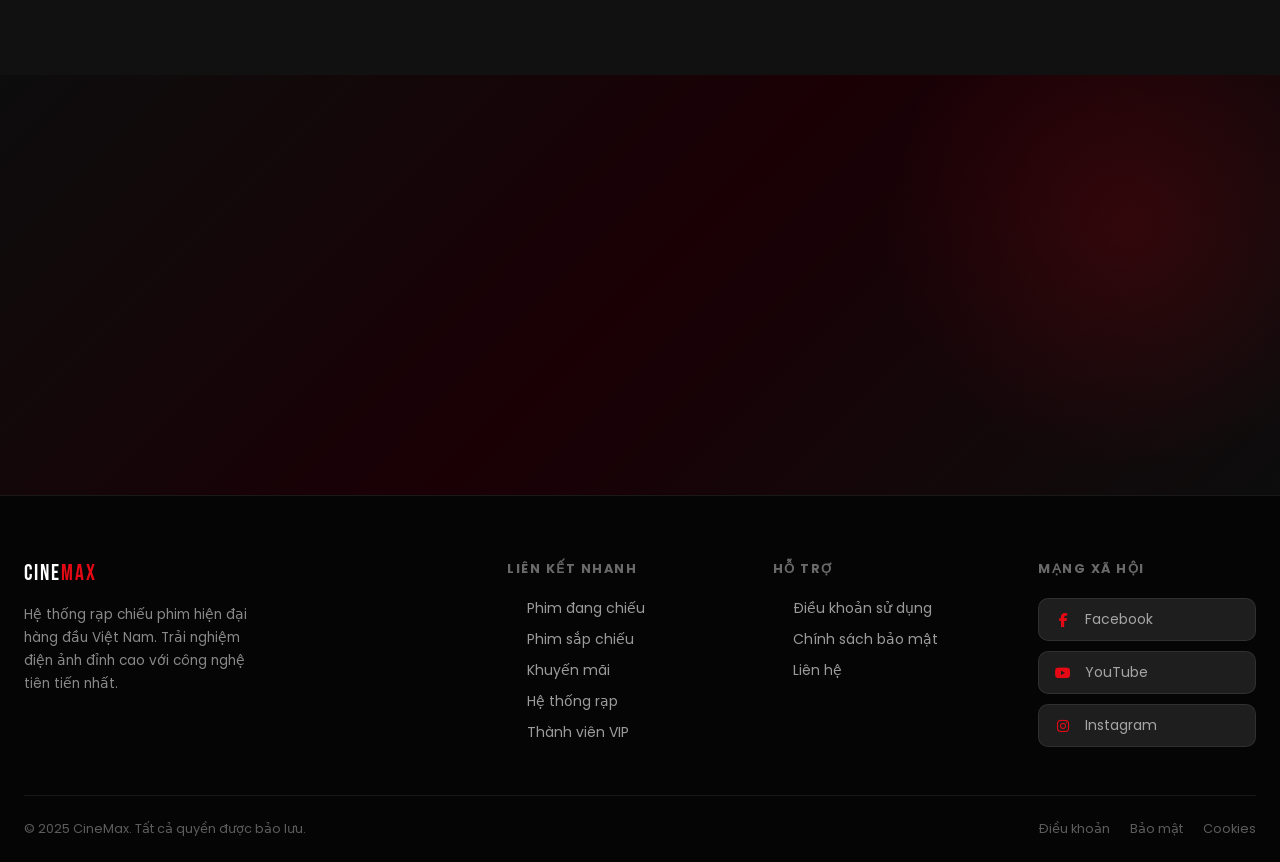
<file: frontend/pages/movie.html>
<!doctype html>
<html lang="vi">
<head>
    <meta charset="UTF-8" />
    <meta name="viewport" content="width=device-width, initial-scale=1.0" />
    <meta name="referrer" content="no-referrer" />
    <title>Avengers: Secret Wars – CineMax</title>

    <!-- Google Fonts -->
    <link rel="preconnect" href="https://fonts.googleapis.com" />
    <link
            href="https://fonts.googleapis.com/css2?family=Bebas+Neue&family=Poppins:wght@300;400;500;600;700&display=swap"
            rel="stylesheet"
    />

    <!-- Font Awesome -->
    <link
            rel="stylesheet"
            href="https://cdnjs.cloudflare.com/ajax/libs/font-awesome/6.5.0/css/all.min.css"
    />

    <!-- Shared homepage CSS (header, buttons, layout…) -->
    <link rel="stylesheet" href="../css/home.css" />

    <!-- Movie-page specific CSS -->
    <link rel="stylesheet" href="../css/movie.css" />
</head>
<body>
<!-- ============================================================
   HEADER — giữ nguyên từ trang HOME
============================================================ -->
<header id="header">
    <div class="container">
        <div class="header-inner">
            <a href="home.html" class="logo">
                <div class="logo-icon">🎬</div>
                <div class="logo-text">CINE<span>MAX</span></div>
            </a>

            <nav class="nav">
                <a href="home.html">Trang chủ</a>
                <a href="movies.html?tab=now" class="active">Đang chiếu</a>
                <a href="movies.html?tab=coming">Sắp chiếu</a>
                <a href="home.html#cinemas">Rạp chiếu</a>
                <a href="home.html#promotions">Khuyến mãi</a>
            </nav>

            <div class="search-wrap">
<!--                <input type="text" placeholder="Tìm kiếm phim..." />-->
<!--                <i class="fas fa-search icon"></i>-->
            </div>

            <div class="auth-btns">
                <div id="guest-zone" style="display: flex; gap: 10px;">
                    <button class="btn-outline">
                        <a href="login.html" style="color: inherit; text-decoration: none;">Đăng nhập</a>
                    </button>
                    <button class="btn-red">
                        <a href="register.html" style="color: inherit; text-decoration: none;">Đăng ký</a>
                    </button>
                </div>

                <div id="user-zone" style="display: none; align-items: center; gap: 15px;">
                    <a href="profile.html" style="text-decoration: none; display: flex; align-items: center;">
                        <span style="color: white; cursor: pointer;">
                            Xin chào, <strong id="display-username" style="color: var(--primary);"></strong>
                        </span>
                    </a>
                    <button class="btn-outline" id="btn-logout">Đăng xuất</button>
                </div>
            </div>

            <button class="hamburger" id="hamburger" aria-label="Menu">
                <span></span><span></span><span></span>
            </button>
        </div>
    </div>

    <div class="mobile-nav" id="mobile-nav">
        <a href="home.html">Trang chủ</a>
        <a href="movies.html?tab=now">Phim đang chiếu</a>
        <a href="movies.html?tab=coming">Phim sắp chiếu</a>
        <a href="home.html#cinemas">Rạp chiếu</a>
        <a href="home.html#promotions">Khuyến mãi</a>
        <div class="m-auth">
            <button class="btn-outline" style="flex: 1">Đăng nhập</button>
            <button class="btn-red" style="flex: 1">Đăng ký</button>
        </div>
    </div>
</header>

<!-- ============================================================
   HERO BACKDROP
============================================================ -->
<div class="movie-backdrop" id="movie-backdrop">
    <div class="backdrop-overlay"></div>
</div>

<!-- ============================================================
   BREADCRUMB
============================================================ -->
<div class="breadcrumb-bar">
    <div class="container">
        <nav class="breadcrumb">
            <a href="home.html"><i class="fas fa-home"></i> Trang chủ</a>
            <i class="fas fa-chevron-right sep"></i>
            <a href="home.html#now-showing">Phim đang chiếu</a>
            <i class="fas fa-chevron-right sep"></i>
            <span id="breadcrumb-movie-title">Đang tải...</span>
        </nav>
    </div>
</div>

<!-- ============================================================
   MOVIE INFORMATION SECTION
============================================================ -->
<section class="movie-info-section">
    <div class="container">
        <div class="movie-info-layout">
            <!-- LEFT: Poster -->
            <div class="poster-col fade-in">
                <div class="movie-poster-wrap">
                    <img src="" alt="" id="movie-poster" />
                    <div class="poster-shine"></div>
                </div>
            </div>

            <!-- RIGHT: Info -->
            <div class="info-col fade-in fade-in-delay-1">
                <!-- Genre tags -->
                <div class="genre-tags" id="movie-genres"></div>
                <h1 class="movie-title" id="movie-title">Đang tải...</h1>

                <!-- Average rating display -->
                <div class="avg-rating">
                    <div class="avg-stars" id="avg-stars">
                        <i class="fas fa-star"></i>
                        <i class="fas fa-star"></i>
                        <i class="fas fa-star"></i>
                        <i class="fas fa-star"></i>
                        <i class="fas fa-star-half-alt"></i>
                    </div>
                    <span class="avg-score">4.5</span>
                    <span class="avg-count"
                    >(<span id="review-count">0</span> đánh giá)</span
                    >
                </div>

                <!-- Meta grid -->
                <div class="meta-grid">
                    <div class="meta-item">
                        <i class="fas fa-calendar-alt"></i>
                        <div>
                            <span class="meta-label">Ngày phát hành</span>
                            <span class="meta-val" id="movie-date">...</span>
                        </div>
                    </div>
                    <div class="meta-item">
                        <i class="fas fa-clock"></i>
                        <div>
                            <span class="meta-label">Thời lượng</span>
                            <span class="meta-val" id="movie-duration">...</span>
                        </div>
                    </div>
                    <div class="meta-item">
                        <i class="fas fa-language"></i>
                        <div>
                            <span class="meta-label">Ngôn ngữ</span>
                            <span class="meta-val" id="movie-language">...</span>
                        </div>
                    </div>
                    <div class="meta-item">
                        <i class="fas fa-user-shield"></i>
                        <div>
                            <span class="meta-label">Độ tuổi</span>
                            <span class="meta-val age-chip" id="movie-age">...</span>
                        </div>
                    </div>
                    <div class="meta-item">
                        <i class="fas fa-video"></i>
                        <div>
                            <span class="meta-label">Đạo diễn</span>
                            <span class="meta-val" id="movie-director">...</span>
                        </div>
                    </div>
                    <div class="meta-item">
                        <i class="fas fa-users"></i>
                        <div>
                            <span class="meta-label">Diễn viên</span>
                            <span class="meta-val" id="movie-actors">...</span>
                        </div>
                    </div>
                </div>

                <!-- Action buttons -->
                <div class="movie-actions">
                    <button class="btn-trailer-main" id="open-trailer">
                        <i class="fas fa-play"></i> Xem Trailer
                    </button>
                    <button class="btn-ticket-main" onclick="window.location.href='booking.html?id=${movie.id}'">
                        <i class="fas fa-ticket-alt"></i> Đặt vé ngay
                    </button>
                    <button
                            class="btn-wishlist"
                            id="btn-wishlist"
                            aria-label="Yêu thích"
                    >
                        <i class="far fa-heart"></i>
                    </button>
                </div>

                <!-- Description -->
                <div class="description-wrap">
                    <h3 class="desc-title">Nội dung phim</h3>
                    <div class="desc-text" id="movie-description">
                    </div>
<!--                    <button class="read-more-btn" id="read-more-btn">-->
<!--                        <span>Xem thêm</span> <i class="fas fa-chevron-down"></i>-->
<!--                    </button>-->
                </div>
            </div>
        </div>
    </div>
</section>

<!-- ============================================================
   TRAILER MODAL
============================================================ -->
<div
        class="modal-overlay"
        id="trailer-modal"
        role="dialog"
        aria-modal="true"
        aria-label="Trailer phim"
>
    <div class="modal-box">
        <button class="modal-close" id="close-trailer" aria-label="Đóng">
            <i class="fas fa-times"></i>
        </button>
        <div class="modal-title">
            <i class="fas fa-film"></i> <span id="modal-movie-name">Đang tải...</span> — Official Trailer
        </div>
        <div class="video-container">
            <iframe
                    id="trailer-iframe"
                    src=""
                    data-src=""
                    frameborder="0"
                    allow="autoplay; encrypted-media"
                    allowfullscreen
                    title="Trailer"
            ></iframe>
            <video
                    id="trailer-video"
                    src=""
                    data-src=""
                    controls
                    playsinline
                    style="display: none; width: 100%; height: 100%; object-fit: contain; background: #000; border-radius: 8px;"
            ></video>
        </div>
    </div>
</div>

<!-- ============================================================
   RATING & REVIEW SECTION
============================================================ -->
<section class="review-section">
    <div class="container">
        <div class="review-layout">
            <!-- LEFT: Write review -->
            <div class="write-review-col fade-in">
                <div class="review-card">
                    <h2 class="section-heading">
                        <i class="fas fa-star"></i> Đánh giá & Xếp hạng
                    </h2>

                    <!-- Star picker -->
                    <div class="star-picker-wrap">
                        <p class="star-label">Chọn số sao của bạn:</p>
                        <div
                                class="star-picker"
                                id="star-picker"
                                role="group"
                                aria-label="Đánh giá sao"
                        >
                            <button class="sp-star" data-val="1" aria-label="1 sao">
                                <i class="fas fa-star"></i>
                            </button>
                            <button class="sp-star" data-val="2" aria-label="2 sao">
                                <i class="fas fa-star"></i>
                            </button>
                            <button class="sp-star" data-val="3" aria-label="3 sao">
                                <i class="fas fa-star"></i>
                            </button>
                            <button class="sp-star" data-val="4" aria-label="4 sao">
                                <i class="fas fa-star"></i>
                            </button>
                            <button class="sp-star" data-val="5" aria-label="5 sao">
                                <i class="fas fa-star"></i>
                            </button>
                        </div>
                        <span class="star-hint" id="star-hint">Chưa chọn</span>
                    </div>

                    <!-- Textarea -->
                    <div class="field-group">
                        <label class="field-label" for="review-text"
                        >Nội dung đánh giá</label
                        >
                        <textarea
                                id="review-text"
                                class="review-textarea"
                                placeholder="Hãy chia sẻ cảm nhận về bộ phim..."
                                maxlength="500"
                        ></textarea>
                        <span class="char-count"><span id="char-cur">0</span>/500</span>
                    </div>

                    <!-- Upload -->
                    <div class="upload-wrap">
                        <label class="upload-label" for="upload-file">
                            <i class="fas fa-cloud-upload-alt"></i>
                            <span>Thêm ảnh hoặc video</span>
                            <span class="upload-hint">JPG, PNG, MP4 · Tối đa 20MB</span>
                        </label>
                        <input
                                type="file"
                                id="upload-file"
                                accept="image/jpeg,image/png,video/mp4"
                                hidden
                        />
                        <div class="upload-preview" id="upload-preview"></div>
                    </div>

                    <!-- Error -->
                    <p class="form-error" id="form-error"></p>

                    <!-- Submit -->
                    <button class="btn-submit-review" id="btn-submit-review">
                        <i class="fas fa-paper-plane"></i> Gửi đánh giá
                    </button>
                </div>
            </div>

            <!-- RIGHT: Reviews list -->
            <div class="reviews-list-col fade-in fade-in-delay-1">
                <div class="reviews-header">
                    <h2 class="section-heading">
                        <i class="fas fa-comments"></i> Đánh giá từ người xem
                    </h2>
                    <div class="reviews-sort">
                        <select id="reviews-sort" class="sort-select">
                            <option value="newest">Mới nhất</option>
                            <option value="top">Điểm cao nhất</option>
                            <option value="low">Điểm thấp nhất</option>
                        </select>
                    </div>
                </div>

                <div class="reviews-scroll" id="reviews-scroll">
                    <!-- Reviews injected by JS -->
                </div>
            </div>
        </div>
    </div>
</section>

<!-- ============================================================
   RELATED MOVIES
============================================================ -->
<section class="related-section">
    <div class="container">
        <div class="section-head fade-in">
            <h2 class="section-title">Phim liên quan</h2>
            <a href="movies.html" class="see-all">Xem tất cả <i class="fas fa-arrow-right"></i></a>
        </div>
        <div class="movies-grid" id="related-grid">
        </div>
    </div>
</section>

<!-- ============================================================
   FOOTER
============================================================ -->
<footer>
    <div class="container">
        <div class="footer-grid">
            <div class="footer-col">
                <a href="home.html" class="logo f-logo">
                    <div class="logo-text" style="font-size: 22px">
                        CINE<span>MAX</span>
                    </div>
                </a>
                <p>Hệ thống rạp chiếu phim hiện đại hàng đầu Việt Nam.</p>
            </div>
            <div class="footer-col">
                <h4>Liên kết nhanh</h4>
                <ul class="footer-links">
                    <li><a href="#">Phim đang chiếu</a></li>
                    <li><a href="#">Phim sắp chiếu</a></li>
                    <li><a href="#">Khuyến mãi</a></li>
                </ul>
            </div>
            <div class="footer-col">
                <h4>Hỗ trợ</h4>
                <ul class="footer-links">
                    <li><a href="#">Điều khoản sử dụng</a></li>
                    <li><a href="#">Chính sách bảo mật</a></li>
                    <li><a href="#">Liên hệ</a></li>
                </ul>
            </div>
            <div class="footer-col">
                <h4>Mạng xã hội</h4>
                <div class="social-links">
                    <a href="#" class="social-link"
                    ><i class="fab fa-facebook-f"></i> Facebook</a
                    >
                    <a href="#" class="social-link"
                    ><i class="fab fa-youtube"></i> YouTube</a
                    >
                    <a href="#" class="social-link"
                    ><i class="fab fa-instagram"></i> Instagram</a
                    >
                    <!-- <a href="#" class="social-link"
                      ><i class="fab fa-tiktok"></i> TikTok</a
                    > -->
                </div>
            </div>
        </div>
        <div class="footer-bottom">
            <p>© 2025 CineMax. Tất cả quyền được bảo lưu.</p>
            <div class="footer-bottom-links">
                <a href="#">Điều khoản</a>
                <a href="#">Bảo mật</a>
                <a href="#">Cookies</a>
            </div>
        </div>
    </div>
</footer>

<!-- Back to top -->
<button id="back-top" aria-label="Về đầu trang">
    <i class="fas fa-arrow-up"></i>
</button>

<!-- Scripts -->
<script type="module" src="../js/main/home.js"></script>
<script type="module" src="../js/main/movie.js"></script>
</body>
</html>
</file>
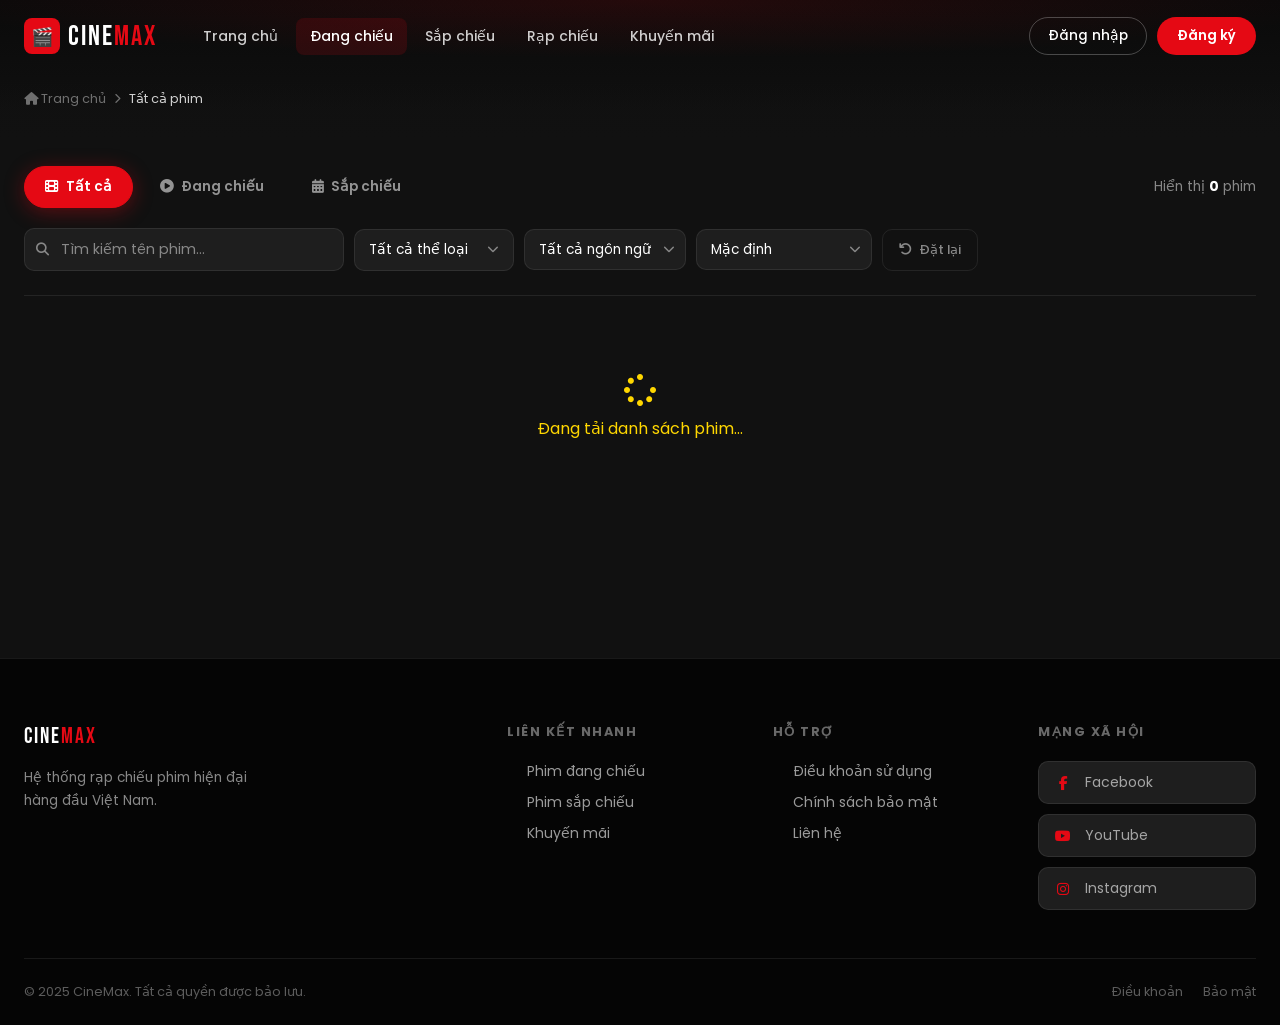
<file: frontend/pages/movies.html>
<!DOCTYPE html>
<html lang="vi">
<head>
    <meta charset="UTF-8" />
    <meta name="viewport" content="width=device-width, initial-scale=1.0" />
    <meta name="referrer" content="no-referrer" />
    <title>Tất cả phim – CineMax</title>

    <link rel="preconnect" href="https://fonts.googleapis.com" />
    <link href="https://fonts.googleapis.com/css2?family=Bebas+Neue&family=Poppins:wght@300;400;500;600;700&display=swap" rel="stylesheet" />
    <link rel="stylesheet" href="https://cdnjs.cloudflare.com/ajax/libs/font-awesome/6.5.0/css/all.min.css" />

    <link rel="stylesheet" href="../css/home.css" />
    <link rel="stylesheet" href="../css/movies.css" />
</head>
<body>

<!-- ============================================================
     HEADER — giống trang HOME
============================================================ -->
<header id="header">
    <div class="container">
        <div class="header-inner">
            <a href="home.html" class="logo">
                <div class="logo-icon">🎬</div>
                <div class="logo-text">CINE<span>MAX</span></div>
            </a>

            <nav class="nav">
                <a href="home.html">Trang chủ</a>
                <a href="movies.html?tab=now" class="active">Đang chiếu</a>
                <a href="movies.html?tab=coming">Sắp chiếu</a>
                <a href="home.html#cinemas">Rạp chiếu</a>
                <a href="home.html#promotions">Khuyến mãi</a>
            </nav>

            <div class="search-wrap">
<!--                <input type="text" placeholder="Tìm kiếm phim..." />-->
<!--                <i class="fas fa-search icon"></i>-->
            </div>

            <div class="auth-btns">
                <div id="guest-zone" style="display: flex; gap: 10px;">
                    <button class="btn-outline">
                        <a href="login.html" style="color: inherit; text-decoration: none;">Đăng nhập</a>
                    </button>
                    <button class="btn-red">
                        <a href="register.html" style="color: inherit; text-decoration: none;">Đăng ký</a>
                    </button>
                </div>

                <div id="user-zone" style="display: none; align-items: center; gap: 15px;">
                    <a href="profile.html" style="text-decoration: none; display: flex; align-items: center;">
                        <span style="color: white; cursor: pointer;">
                            Xin chào, <strong id="display-username" style="color: var(--primary);"></strong>
                        </span>
                    </a>
                    <button class="btn-outline" id="btn-logout">Đăng xuất</button>
                </div>
            </div>

            <button class="hamburger" id="hamburger" aria-label="Menu">
                <span></span><span></span><span></span>
            </button>
        </div>
    </div>

    <div class="mobile-nav" id="mobile-nav">
        <a href="home.html">Trang chủ</a>
        <a href="movies.html?tab=now">Phim đang chiếu</a>
        <a href="movies.html?tab=coming">Phim sắp chiếu</a>
        <a href="home.html#cinemas">Rạp chiếu</a>
        <a href="home.html#promotions">Khuyến mãi</a>
        <div class="m-auth">
            <button class="btn-outline" style="flex:1">Đăng nhập</button>
            <button class="btn-red"     style="flex:1">Đăng ký</button>
        </div>
    </div>
</header>

<!-- ============================================================
     PAGE HERO
============================================================ -->
<div class="page-hero">
    <div class="page-hero-bg"></div>
    <div class="page-hero-overlay"></div>
    <div class="container page-hero-inner">
        <div class="page-breadcrumb">
            <a href="home.html"><i class="fas fa-home"></i> Trang chủ</a>
            <i class="fas fa-chevron-right sep"></i>
            <span id="breadcrumb-label">Tất cả phim</span>
        </div>
    </div>
</div>

<!-- ============================================================
     MAIN CONTENT
============================================================ -->
<main class="movies-main">
    <div class="container">

        <!-- ---- TABS ---- -->
        <div class="tabs-bar">
            <div class="tab-group">
                <button class="tab-btn active" data-tab="all">
                    <i class="fas fa-film"></i> Tất cả
                </button>
                <button class="tab-btn" data-tab="now">
                    <i class="fas fa-play-circle"></i> Đang chiếu
                </button>
                <button class="tab-btn" data-tab="coming">
                    <i class="fas fa-calendar-alt"></i> Sắp chiếu
                </button>
            </div>
            <div class="result-count">
                Hiển thị <strong id="result-count">0</strong> phim
            </div>
        </div>

        <!-- ---- FILTER BAR ---- -->
        <div class="filter-bar">
            <!-- Search -->
            <div class="filter-search">
                <i class="fas fa-search fs-icon"></i>
                <input
                        type="text" id="filter-search"
                        placeholder="Tìm kiếm tên phim..."
                />
                <button class="fs-clear" id="fs-clear" aria-label="Xóa">
                    <i class="fas fa-times"></i>
                </button>
            </div>

            <!-- Genre -->
            <div class="filter-group">
                <div class="filter-select-wrap custom-genre-wrap" id="genre-dropdown">
                    <button class="filter-select genre-trigger" id="genre-trigger" type="button">
                        <span id="genre-selected">Tất cả thể loại</span>
                        <i class="fas fa-chevron-down fsa-icon" style="position:static; transform:none; margin-left:auto"></i>
                    </button>

                    <ul class="genre-list" id="genre-list">
                        <li class="genre-item active" data-value="">Tất cả thể loại</li>
                    </ul>
                </div>
            </div>

            <!-- Language -->
            <div class="filter-select-wrap">
                <select id="filter-lang" class="filter-select">
                    <option value="">Tất cả ngôn ngữ</option>
                    <option value="Tiếng Anh">Tiếng Anh</option>
                    <option value="Tiếng Việt">Tiếng Việt</option>
                    <option value="Tiếng Hàn">Tiếng Hàn</option>
                    <option value="Tiếng Nhật">Tiếng Nhật</option>
                </select>
                <i class="fas fa-chevron-down fsa-icon"></i>
            </div>

            <!-- Sort -->
            <div class="filter-select-wrap">
                <select id="filter-sort" class="filter-select">
                    <option value="default">Mặc định</option>
                    <option value="name-asc">Tên A → Z</option>
                    <option value="name-desc">Tên Z → A</option>
                    <option value="rating-desc">Đánh giá cao nhất</option>
                    <option value="date-desc">Mới nhất</option>
                </select>
                <i class="fas fa-chevron-down fsa-icon"></i>
            </div>

            <!-- Reset -->
            <button class="btn-reset-filter" id="btn-reset">
                <i class="fas fa-undo"></i> Đặt lại
            </button>
        </div>

        <!-- ---- MOVIE GRID ---- -->
        <div class="movies-grid" id="movies-grid">
            <!-- Injected by JS -->
            <div class="loading-state" style="grid-column: 1/-1; text-align: center; padding: 50px; color: var(--gold);">
                <i class="fas fa-spinner fa-spin" style="font-size: 2rem; margin-bottom: 10px;"></i>
                <p>Đang tải danh sách phim...</p>
            </div>
        </div>

        <!-- Empty state -->
        <div class="empty-state" id="empty-state" style="display:none">
            <i class="fas fa-film"></i>
            <h3>Không tìm thấy phim</h3>
            <p>Thử thay đổi bộ lọc hoặc từ khóa tìm kiếm.</p>
            <button class="btn-red" id="empty-reset" style="padding:10px 24px;border-radius:10px;font-weight:700;margin-top:8px">
                Xóa bộ lọc
            </button>
        </div>

        <!-- ---- PAGINATION ---- -->
        <div class="pagination-wrap" id="pagination-wrap">
            <div class="pagination" id="pagination"></div>
            <div class="page-info" id="page-info"></div>
        </div>

    </div>
</main>

<!-- ============================================================
     FOOTER
============================================================ -->
<footer>
    <div class="container">
        <div class="footer-grid">
            <div class="footer-col">
                <a href="home.html" class="logo f-logo">
                    <div class="logo-text" style="font-size:22px">CINE<span>MAX</span></div>
                </a>
                <p>Hệ thống rạp chiếu phim hiện đại hàng đầu Việt Nam.</p>
            </div>
            <div class="footer-col">
                <h4>Liên kết nhanh</h4>
                <ul class="footer-links">
                    <li><a href="#">Phim đang chiếu</a></li>
                    <li><a href="#">Phim sắp chiếu</a></li>
                    <li><a href="#">Khuyến mãi</a></li>
                </ul>
            </div>
            <div class="footer-col">
                <h4>Hỗ trợ</h4>
                <ul class="footer-links">
                    <li><a href="#">Điều khoản sử dụng</a></li>
                    <li><a href="#">Chính sách bảo mật</a></li>
                    <li><a href="#">Liên hệ</a></li>
                </ul>
            </div>
            <div class="footer-col">
                <h4>Mạng xã hội</h4>
                <div class="social-links">
                    <a href="#" class="social-link"><i class="fab fa-facebook-f"></i> Facebook</a>
                    <a href="#" class="social-link"><i class="fab fa-youtube"></i> YouTube</a>
                    <a href="#" class="social-link"><i class="fab fa-instagram"></i> Instagram</a>
                </div>
            </div>
        </div>
        <div class="footer-bottom">
            <p>© 2025 CineMax. Tất cả quyền được bảo lưu.</p>
            <div class="footer-bottom-links">
                <a href="#">Điều khoản</a>
                <a href="#">Bảo mật</a>
            </div>
        </div>
    </div>
</footer>

<button id="back-top" aria-label="Về đầu trang"><i class="fas fa-arrow-up"></i></button>

<script type="module" src="../js/main/home.js"></script>
<script type="module" src="../js/main/movies.js"></script>
</body>
</html>
</file>
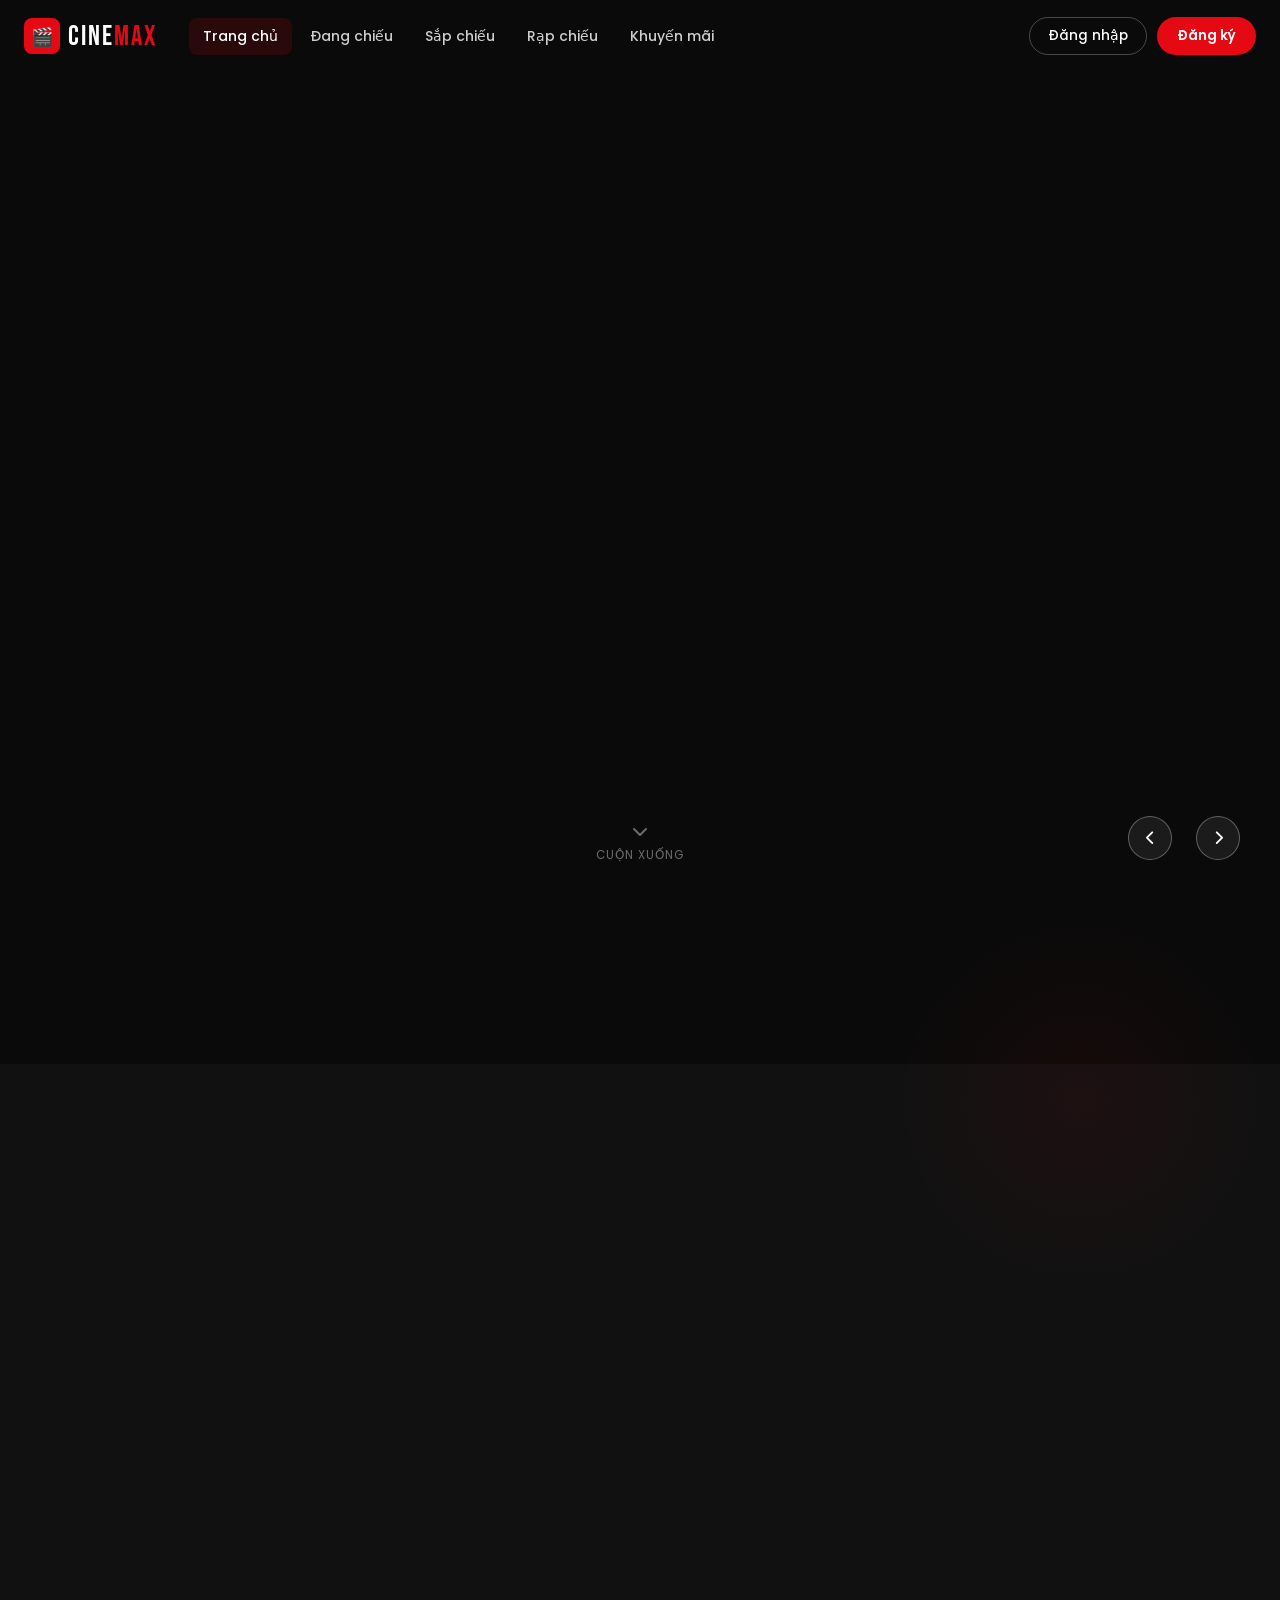
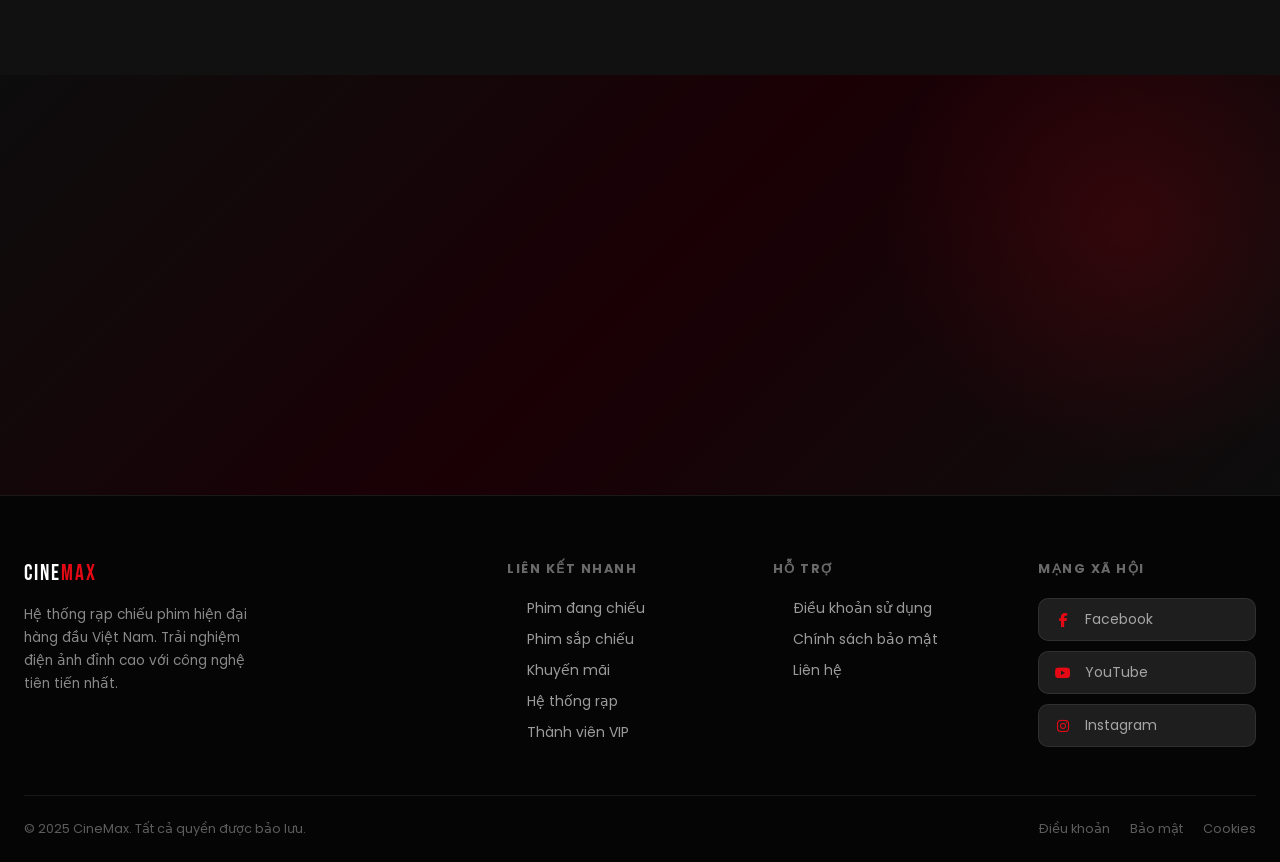
<file: frontend/pages/profile.html>
<!doctype html>
<html lang="vi">
<head>
    <!-- HTML -->
    <meta charset="UTF-8" />
    <meta name="viewport" content="width=device-width, initial-scale=1.0" />
    <title>CineMax — Hồ Sơ</title>

    <!-- Google Fonts -->
    <link rel="preconnect" href="https://fonts.googleapis.com" />
    <link
            href="https://fonts.googleapis.com/css2?family=Bebas+Neue&family=Poppins:wght@300;400;500;600;700&display=swap"
            rel="stylesheet"
    />

    <!-- Font Awesome Icons -->
    <link
            rel="stylesheet"
            href="https://cdnjs.cloudflare.com/ajax/libs/font-awesome/6.5.0/css/all.min.css"
    />

    <!-- CSS -->
    <link rel="stylesheet" href="../css/home.css" />
    <link rel="stylesheet" href="../css/profile.css" />
</head>
<body>
<!-- ============================================================
   HEADER — giữ nguyên từ trang HOME
============================================================ -->
<header id="header">
    <div class="container">
        <div class="header-inner">
            <a href="home.html" class="logo">
                <div class="logo-icon">🎬</div>
                <div class="logo-text">CINE<span>MAX</span></div>
            </a>

            <nav class="nav">
                <a href="home.html">Trang chủ</a>
                <a href="movies.html?tab=now" class="active">Đang chiếu</a>
                <a href="movies.html?tab=coming">Sắp chiếu</a>
                <a href="home.html#cinemas">Rạp chiếu</a>
                <a href="home.html#promotions">Khuyến mãi</a>
            </nav>

            <div class="search-wrap">
<!--                <input type="text" placeholder="Tìm kiếm phim..." />-->
<!--                <i class="fas fa-search icon"></i>-->
            </div>

            <div class="auth-btns">
                <div id="guest-zone" style="display: flex; gap: 10px;">
                    <button class="btn-outline">
                        <a href="login.html" style="color: inherit; text-decoration: none;">Đăng nhập</a>
                    </button>
                    <button class="btn-red">
                        <a href="register.html" style="color: inherit; text-decoration: none;">Đăng ký</a>
                    </button>
                </div>

                <div id="user-zone" style="display: none; align-items: center; gap: 15px;">
                    <a href="profile.html" style="text-decoration: none; display: flex; align-items: center;">
                        <span style="color: white; cursor: pointer;">
                            Xin chào, <strong id="display-username" style="color: var(--primary);"></strong>
                        </span>
                    </a>
                    <button class="btn-outline" id="btn-logout">Đăng xuất</button>
                </div>
            </div>

            <button class="hamburger" id="hamburger" aria-label="Menu">
                <span></span><span></span><span></span>
            </button>
        </div>
    </div>

    <div class="mobile-nav" id="mobile-nav">
        <a href="home.html">Trang chủ</a>
        <a href="movies.html?tab=now">Phim đang chiếu</a>
        <a href="movies.html?tab=coming">Phim sắp chiếu</a>
        <a href="home.html#cinemas">Rạp chiếu</a>
        <a href="home.html#promotions">Khuyến mãi</a>
        <div class="m-auth">
            <button class="btn-outline" style="flex: 1">Đăng nhập</button>
            <button class="btn-red" style="flex: 1">Đăng ký</button>
        </div>
    </div>
</header>
<!-- ============================================================
 PAGE WRAPPER
============================================================ -->
<div class="page-wrapper">
    <!-- SIDEBAR -->
    <aside class="sidebar" id="sidebar">
        <div class="sidebar-profile">
            <div class="sidebar-avatar-wrap">
                <img
                        class="sidebar-avatar"
                        id="sidebarAvatar"
                        src="https://api.dicebear.com/7.x/avataaars/svg?seed=initial"
                        alt="avatar"
                />
                <span class="sidebar-coin-badge">🪙 <span id="sidebarCoin">0</span></span>
            </div>
            <div class="sidebar-name" id="sidebarName">Đang tải...</div>
            <div class="sidebar-username" id="displayUsername"></div>
        </div>

        <nav class="sidebar-menu">
            <div class="sidebar-menu-item active" data-tab="tab-profile">
                <span class="menu-icon"><i class="fas fa-user"></i></span>
                <span class="menu-label">Thông tin cá nhân</span>
            </div>
            <div class="sidebar-menu-item" data-tab="tab-coin">
                <span class="menu-icon"><i class="fas fa-coins"></i></span>
                <span class="menu-label">Coin</span>
            </div>
            <div class="sidebar-menu-item" data-tab="tab-voucher">
                <span class="menu-icon"><i class="fas fa-ticket-alt"></i></span>
                <span class="menu-label">Voucher</span>
            </div>
            <div class="sidebar-menu-item" data-tab="tab-history">
                <span class="menu-icon"><i class="fas fa-film"></i></span>
                <span class="menu-label">Lịch sử đặt vé</span>
            </div>
        </nav>

        <div class="sidebar-footer">
            © 2026 CineMax &nbsp;&nbsp;
        </div>
    </aside>

    <!-- MAIN CONTENT -->
    <main class="main-content">
        <!-- TAB 1: THÔNG TIN CÁ NHÂN -->
        <div class="tab-panel active" id="tab-profile">
            <h1 class="section-heading">Thông Tin <span>Cá Nhân</span></h1>
            <p class="section-sub">
                Quản lý hồ sơ và tùy chỉnh thông tin của bạn
            </p>

            <div class="card">
                <div class="card-title">Ảnh đại diện</div>
                <div class="profile-avatar-area">
                    <img
                            class="profile-avatar-big"
                            id="profileAvatar"
                            src="https://api.dicebear.com/7.x/avataaars/svg?seed=placeholder"
                            alt="avatar"
                    />
                    <div class="profile-avatar-info">
                        <h3 id="displayName">Họ và tên</h3>
                        <p id="displayUsername"></p>
                        <button class="btn-change-avatar" onclick="document.getElementById('avatar-input').click()">
                            <i class="fas fa-camera"></i> Đổi ảnh
                        </button>
                        <input type="file" id="avatar-input" accept="image/*" style="display: none;" />
                    </div>
                </div>
            </div>

            <div class="card">
                <div class="card-title">Thông tin cơ bản</div>

                <!-- Chế độ xem -->
                <div id="viewMode">
                    <div class="field-grid">
                        <div class="field-group">
                            <div class="field-label">Họ và tên</div>
                            <div class="field-value" id="viewName">---</div>
                        </div>
                        <div class="field-group">
                            <div class="field-label">Ngày sinh</div>
                            <div class="field-value" id="viewDob">--/--/----</div>
                        </div>
                        <div class="field-group" style="grid-column: 1/-1">
                            <div class="field-label">Địa chỉ</div>
                            <div class="field-value" id="viewAddress">Chưa cập nhật</div>
                        </div>
                        <div class="field-group">
                            <label class="field-label" for="inputEmail">Email</label>
                            <input class="field-input" type="email" id="inputEmail" readonly style="background: #222; cursor: not-allowed;" />
                        </div>
                        <div class="field-group">
                            <div class="field-label">Số điện thoại</div>
                            <div class="field-value" id="viewPhone">Chưa cập nhật</div>
                        </div>
                    </div>
                    <div class="profile-actions">
                        <button class="btn-primary-p" onclick="enableEditMode()">
                            <i class="fas fa-pen"></i> Chỉnh sửa
                        </button>
                    </div>
                </div>

                <!-- Chế độ chỉnh sửa -->
                <div id="editMode" style="display: none">
                    <div class="field-grid">
                        <div class="field-group">
                            <label class="field-label" for="inputName">Họ và tên</label>
                            <input
                                    class="field-input"
                                    type="text"
                                    id="inputName"
                                    placeholder="Nhập tên của bạn"
                            />
                        </div>
                        <div class="field-group">
                            <label class="field-label" for="inputDob">Ngày sinh</label>
                            <input class="field-input" type="date" id="inputDob" />
                        </div>
                        <div class="field-group" style="grid-column: 1/-1">
                            <label class="field-label" for="inputAddress">Địa chỉ</label>
                            <input
                                    class="field-input"
                                    type="text"
                                    id="inputAddress"
                                    placeholder="Nhập địa chỉ"
                            />
                        </div>
                        <div class="field-group">
                            <label class="field-label" for="inputEmail">Email</label>
                            <input class="field-input" type="email" id="inputEmail" ... />
                        </div>
                        <div class="field-group">
                            <label class="field-label" for="inputPhone">Số điện thoại</label>
                            <input class="field-input" type="tel" id="inputPhone" ... />
                        </div>
                    </div>
                    <div class="profile-actions">
                        <button class="btn-primary-p" onclick="saveProfile()">
                            <i class="fas fa-save"></i> Lưu
                        </button>
                        <button class="btn-secondary-p" onclick="cancelEdit()">
                            Hủy
                        </button>
                    </div>
                </div>
            </div>
        </div>

        <!-- TAB 2: COIN -->
        <div class="tab-panel" id="tab-coin">
            <h1 class="section-heading">Ví <span>Coin</span></h1>
            <p class="section-sub">
                Theo dõi số dư và lịch sử giao dịch coin của bạn
            </p>

            <div class="coin-hero">
                <div class="coin-icon"><i class="fas fa-coins"></i></div>
                <div class="coin-info">
                    <h2 id="coinBalance">1,500</h2>
                    <p>Coin hiện có trong tài khoản</p>
                </div>
            </div>

            <div class="card">
                <div class="card-title">Lịch sử giao dịch</div>
                <div class="table-wrap">
                    <table class="data-table">
                        <thead>
                        <tr>
                            <th>Ngày</th>
                            <th>Nội dung</th>
                            <th>Số coin</th>
                        </tr>
                        </thead>
                        <tbody id="coinHistoryBody"></tbody>
                    </table>
                </div>
            </div>
        </div>

        <!-- TAB 3: VOUCHER -->
        <div class="tab-panel" id="tab-voucher">
            <h1 class="section-heading">Voucher <span>Của Tôi</span></h1>
            <p class="section-sub">Danh sách mã giảm giá và lịch sử sử dụng</p>

            <div class="card">
                <div class="card-title">Voucher đang có</div>
                <div class="voucher-grid" id="voucherGrid"></div>
            </div>

            <div class="card">
                <div class="card-title">Lịch sử sử dụng voucher</div>
                <div class="table-wrap">
                    <table class="data-table">
                        <thead>
                        <tr>
                            <th>Tên voucher</th>
                            <th>Ngày sử dụng</th>
                            <th>Giá trị giảm</th>
                        </tr>
                        </thead>
                        <tbody id="voucherHistoryBody"></tbody>
                    </table>
                </div>
            </div>
        </div>

        <!-- TAB 4: LỊCH SỬ ĐẶT VÉ -->
        <div class="tab-panel" id="tab-history">
            <h1 class="section-heading">Lịch Sử <span>Đặt Vé</span></h1>
            <p class="section-sub">Tất cả vé bạn đã đặt tại CineMax</p>

            <div class="ticket-list" id="ticketList"></div>
        </div>
    </main>
</div>

<!-- ============================================================
 POPUP CHI TIẾT VÉ
============================================================ -->
<div class="popup-overlay" id="popupOverlay" onclick="closePopup(event)">
    <div class="popup-box">
        <button class="popup-close" onclick="hidePopup()">
            <i class="fas fa-times"></i>
        </button>
        <div class="popup-title" id="popupMovieTitle">Tên Phim</div>
        <div id="popupRows"></div>
    </div>
</div>

<!-- ============================================================
 TOAST NOTIFICATION
============================================================ -->
<div class="toast" id="toast">
    <i class="fas fa-check-circle"></i>
    <span id="toastMsg">Thành công!</span>
</div>

<!-- JavaScript -->
<script type="module" src="../js/main/home.js"></script>
<script type="module" src="../js/main/profile.js"></script>
</body>
</html>
</file>
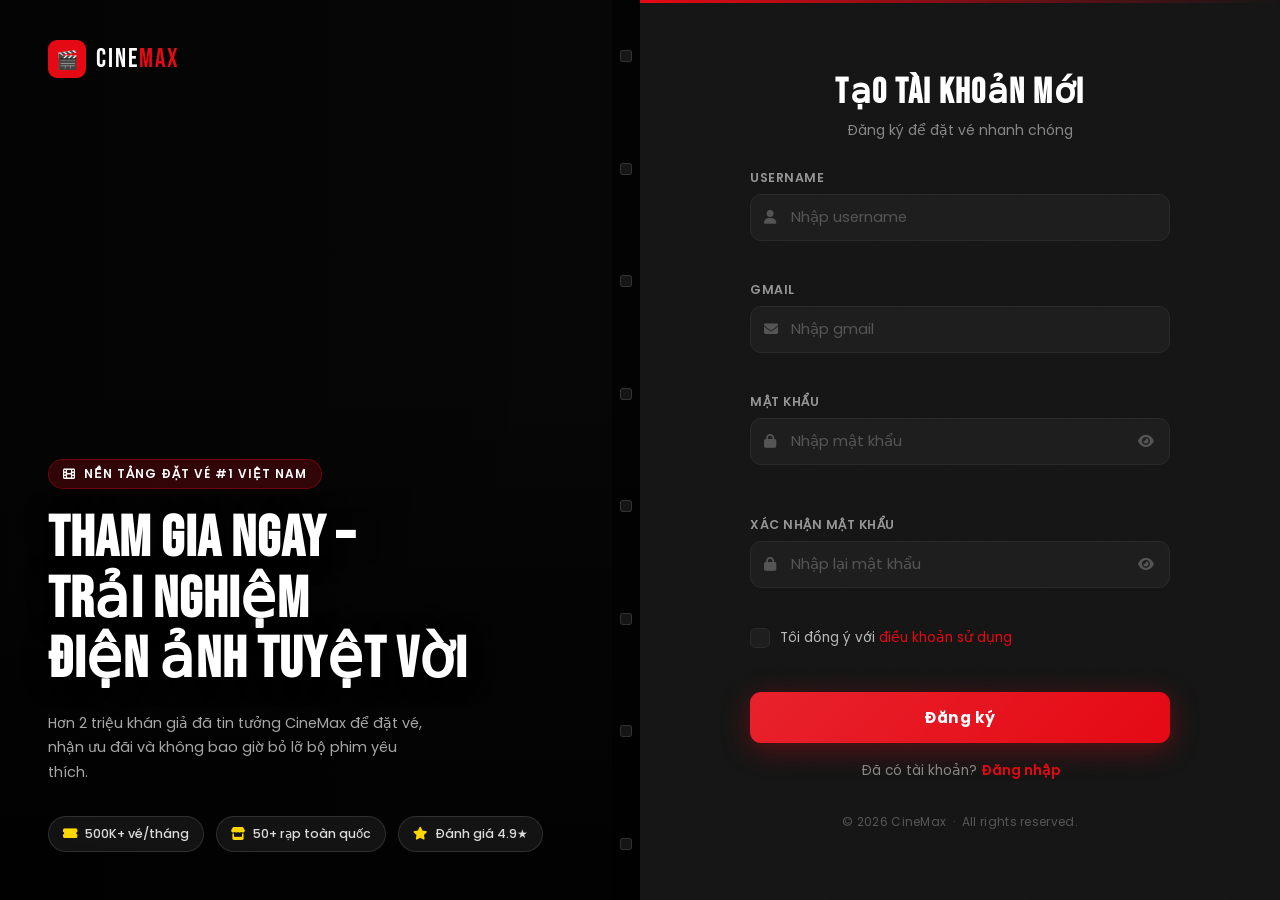
<file: frontend/pages/register.html>
<!DOCTYPE html>
<html lang="vi">
<head>
    <meta charset="UTF-8" />
    <meta name="viewport" content="width=device-width, initial-scale=1.0" />
    <title>Đăng ký – CineMax</title>

    <!-- Google Fonts -->
    <link rel="preconnect" href="https://fonts.googleapis.com" />
    <link href="https://fonts.googleapis.com/css2?family=Bebas+Neue&family=Poppins:wght@300;400;500;600;700&display=swap" rel="stylesheet" />

    <!-- Font Awesome -->
    <link rel="stylesheet" href="https://cdnjs.cloudflare.com/ajax/libs/font-awesome/6.5.0/css/all.min.css" />

    <!-- CSS -->
    <link rel="stylesheet" href="../css/register.css" />
</head>
<body>

<div class="page-wrapper">

    <!-- ========== LEFT — cinematic background ========== -->
    <div class="left-panel">
        <div class="left-bg"
             style="background-image:url('https://images.unsplash.com/photo-1517604931442-7e0c8ed2963c?w=1200&q=80')">
        </div>
        <div class="left-overlay"></div>

        <!-- Logo -->
        <a href="home.html" class="brand">
            <div class="brand-icon">🎬</div>
            <div class="brand-name">CINE<span>MAX</span></div>
        </a>

        <!-- Slogan -->
        <div class="left-content">
            <div class="slogan-label">
                <i class="fas fa-film"></i> Nền tảng đặt vé #1 Việt Nam
            </div>
            <h1 class="slogan">
                Tham gia ngay –<br />Trải nghiệm<br />điện ảnh tuyệt vời
            </h1>
            <p class="slogan-sub">
                Hơn 2 triệu khán giả đã tin tưởng CineMax để đặt vé, nhận ưu đãi và không bao giờ bỏ lỡ bộ phim yêu thích.
            </p>

            <div class="trust-badges">
                <div class="badge"><i class="fas fa-ticket-alt"></i><span>500K+ vé/tháng</span></div>
                <div class="badge"><i class="fas fa-store"></i><span>50+ rạp toàn quốc</span></div>
                <div class="badge"><i class="fas fa-star"></i><span>Đánh giá 4.9★</span></div>
            </div>
        </div>

        <!-- Decorative film strip -->
        <div class="film-strip">
            <div class="film-hole"></div><div class="film-hole"></div>
            <div class="film-hole"></div><div class="film-hole"></div>
            <div class="film-hole"></div><div class="film-hole"></div>
            <div class="film-hole"></div><div class="film-hole"></div>
        </div>
    </div>

    <!-- ========== RIGHT — register form ========== -->
    <div class="right-panel">

        <!-- Mobile logo -->
        <a href="home.html" class="brand brand-mobile">
            <div class="brand-icon">🎬</div>
            <div class="brand-name">CINE<span>MAX</span></div>
        </a>

        <div class="form-card" id="form-card">

            <div class="form-head">
                <h2 class="form-title">Tạo tài khoản mới</h2>
                <p class="form-subtitle">Đăng ký để đặt vé nhanh chóng</p>
            </div>

            <!-- Success overlay -->
            <div class="success-overlay" id="success-overlay">
                <div class="success-icon"><i class="fas fa-check-circle"></i></div>
                <h3>Đăng ký thành công!</h3>
                <p>Tài khoản của bạn đã được tạo. Đang chuyển hướng...</p>
                <div class="success-bar"><div class="success-bar-fill" id="success-bar-fill"></div></div>
            </div>

            <form id="register-form" novalidate>

                <!-- Username -->
                <div class="field-group" id="fg-username">
                    <label class="field-label" for="username">Username</label>
                    <div class="input-wrap">
                        <i class="fas fa-user input-icon"></i>
                        <input
                                type="text" id="username" name="username"
                                class="field-input"
                                placeholder="Nhập username"
                                autocomplete="username"
                        />
                    </div>
                    <span class="field-error" id="err-username"></span>
                </div>

                <!-- Gmail -->
                <div class="field-group" id="fg-gmail">
                    <label class="field-label" for="gmail">Gmail</label>
                    <div class="input-wrap">
                        <i class="fas fa-envelope input-icon"></i>
                        <input
                                type="email" id="gmail" name="gmail"
                                class="field-input"
                                placeholder="Nhập gmail"
                                autocomplete="email"
                        />
                    </div>
                    <span class="field-error" id="err-gmail"></span>
                </div>

                <!-- Password -->
                <div class="field-group" id="fg-password">
                    <label class="field-label" for="password">Mật khẩu</label>
                    <div class="input-wrap">
                        <i class="fas fa-lock input-icon"></i>
                        <input
                                type="password" id="password" name="password"
                                class="field-input"
                                placeholder="Nhập mật khẩu"
                                autocomplete="new-password"
                        />
                        <button type="button" class="toggle-pw" data-target="password" aria-label="Hiện mật khẩu">
                            <i class="fas fa-eye"></i>
                        </button>
                    </div>
                    <div class="strength-wrap" id="strength-wrap">
                        <div class="strength-bar">
                            <div class="strength-fill" id="strength-fill"></div>
                        </div>
                        <span class="strength-label" id="strength-label"></span>
                    </div>
                    <span class="field-error" id="err-password"></span>
                </div>

                <!-- Confirm Password -->
                <div class="field-group" id="fg-confirm">
                    <label class="field-label" for="confirm">Xác nhận mật khẩu</label>
                    <div class="input-wrap">
                        <i class="fas fa-lock input-icon"></i>
                        <input
                                type="password" id="confirm" name="confirm"
                                class="field-input"
                                placeholder="Nhập lại mật khẩu"
                                autocomplete="new-password"
                        />
                        <button type="button" class="toggle-pw" data-target="confirm" aria-label="Hiện mật khẩu">
                            <i class="fas fa-eye"></i>
                        </button>
                    </div>
                    <span class="field-error" id="err-confirm"></span>
                </div>

                <!-- Terms -->
                <div class="terms-row" id="fg-terms">
                    <label class="checkbox-label">
                        <input type="checkbox" id="terms" name="terms" />
                        <span class="custom-check"><i class="fas fa-check"></i></span>
                        <span>Tôi đồng ý với <a href="#">điều khoản sử dụng</a></span>
                    </label>
                    <span class="field-error" id="err-terms"></span>
                </div>

                <!-- Submit -->
                <button type="submit" class="btn-submit" id="btn-submit">
                    <span class="btn-text">Đăng ký</span>
                    <span class="btn-spinner" id="btn-spinner">
              <i class="fas fa-circle-notch fa-spin"></i> Đang tạo tài khoản...
            </span>
                </button>

                <!-- Login link -->
                <p class="login-link">
                    Đã có tài khoản?
                    <a href="login.html">Đăng nhập</a>
                </p>

            </form>
        </div>

        <!-- Footer -->
        <footer class="form-footer">
            © 2026 CineMax &nbsp;·&nbsp; All rights reserved.
        </footer>

    </div><!-- /.right-panel -->
</div><!-- /.page-wrapper -->

<!-- JavaScript -->
<script type="module" src="../js/main/register.js"></script>
</body>
</html>
</file>
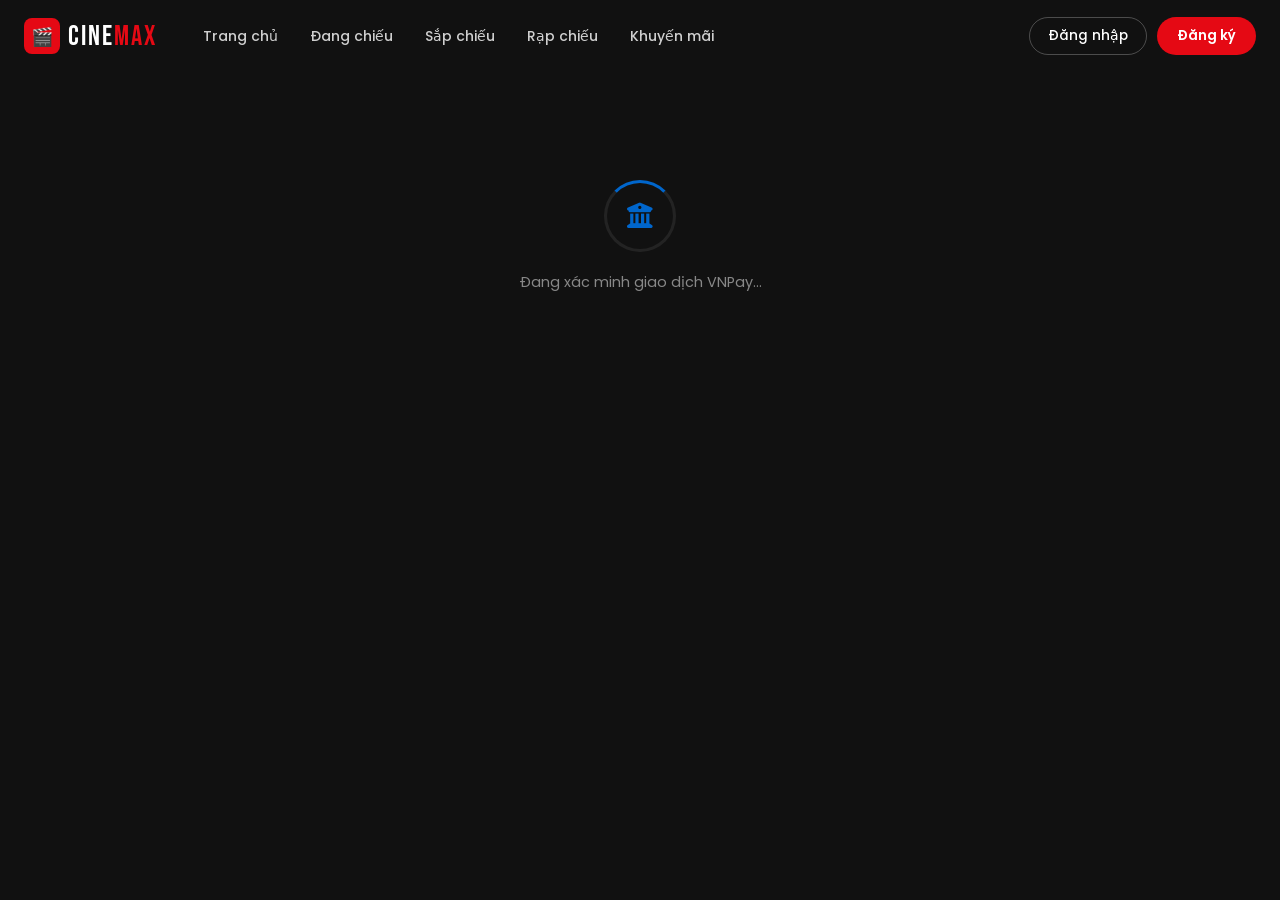
<file: frontend/pages/vnpay-return.html>
<!doctype html>
<html lang="vi">
<head>
    <meta charset="UTF-8" />
    <meta name="viewport" content="width=device-width, initial-scale=1.0" />
    <title>Kết quả thanh toán VNPay – CineMax</title>
    <link rel="preconnect" href="https://fonts.googleapis.com" />
    <link
            href="https://fonts.googleapis.com/css2?family=Bebas+Neue&family=Poppins:wght@300;400;500;600;700&display=swap"
            rel="stylesheet"
    />
    <link
            rel="stylesheet"
            href="https://cdnjs.cloudflare.com/ajax/libs/font-awesome/6.5.0/css/all.min.css"
    />
    <link rel="stylesheet" href="../css/home.css" />
    <link rel="stylesheet" href="../css/vnpay-return.css" />
</head>
<body>

<!-- ══ HEADER ══════════════════════════════════════════════ -->
<header id="header">
    <div class="container">
        <div class="header-inner">
            <a href="home.html" class="logo">
                <div class="logo-icon">🎬</div>
                <div class="logo-text">CINE<span>MAX</span></div>
            </a>
            <nav class="nav">
                <a href="home.html">Trang chủ</a>
                <a href="movies.html?tab=now">Đang chiếu</a>
                <a href="movies.html?tab=coming">Sắp chiếu</a>
                <a href="home.html#cinemas">Rạp chiếu</a>
                <a href="home.html#promotions">Khuyến mãi</a>
            </nav>
            <div class="search-wrap">
                <!--                <input type="text" placeholder="Tìm kiếm phim..." />-->
                <!--                <i class="fas fa-search icon"></i>-->
            </div>
            <div class="auth-btns">
                <div id="guest-zone" style="display: flex; gap: 10px;">
                    <button class="btn-outline">
                        <a href="login.html" style="color: inherit; text-decoration: none;">Đăng nhập</a>
                    </button>
                    <button class="btn-red">
                        <a href="register.html" style="color: inherit; text-decoration: none;">Đăng ký</a>
                    </button>
                </div>
                <div id="user-zone" style="display: none; align-items: center; gap: 15px;">
                    <a href="profile.html" style="text-decoration: none; display: flex; align-items: center;">
                        <span style="color: white; cursor: pointer;">
                            Xin chào, <strong id="display-username" style="color: var(--primary);"></strong>
                        </span>
                    </a>
                    <button class="btn-outline" id="btn-logout">Đăng xuất</button>
                </div>
            </div>
            <button class="hamburger" id="hamburger" aria-label="Menu">
                <span></span><span></span><span></span>
            </button>
        </div>
    </div>
    <div class="mobile-nav" id="mobile-nav">
        <a href="home.html">Trang chủ</a>
        <a href="movies.html?tab=now">Phim đang chiếu</a>
        <a href="movies.html?tab=coming">Phim sắp chiếu</a>
        <div class="m-auth">
            <button class="btn-outline" style="flex: 1"><a href="login.html" style="color:inherit;text-decoration:none">Đăng nhập</a></button>
            <button class="btn-red" style="flex: 1"><a href="register.html" style="color:inherit;text-decoration:none">Đăng ký</a></button>
        </div>
    </div>
</header>

<!-- ══ MAIN ════════════════════════════════════════════════ -->
<main class="vnpay-main">
    <div class="container">

        <!-- Loading state -->
        <div class="vr-loading" id="vr-loading">
            <div class="vr-spinner">
                <div class="spinner-ring"></div>
                <i class="fas fa-university spinner-icon"></i>
            </div>
            <p>Đang xác minh giao dịch VNPay...</p>
        </div>

        <!-- Result card -->
        <div class="vr-card" id="vr-card" style="display:none;">

            <!-- Status icon -->
            <div class="vr-status-icon" id="vr-status-icon">
                <!-- filled by JS -->
            </div>

            <h1 class="vr-title" id="vr-title">--</h1>
            <p class="vr-subtitle" id="vr-subtitle">--</p>

            <!-- VNPay badge -->
            <div class="vnpay-badge">
                <i class="fas fa-university"></i>
                <span>Thanh toán qua <strong>VNPay</strong></span>
            </div>

            <!-- Transaction details -->
            <div class="vr-details" id="vr-details">
                <div class="vr-row">
                    <span class="vr-label"><i class="fas fa-hashtag"></i> Mã giao dịch</span>
                    <span class="vr-value" id="vr-txn-ref">--</span>
                </div>
                <div class="vr-row">
                    <span class="vr-label"><i class="fas fa-receipt"></i> Mã đơn hàng</span>
                    <span class="vr-value" id="vr-invoice-id">--</span>
                </div>
                <div class="vr-row">
                    <span class="vr-label"><i class="fas fa-money-bill-wave"></i> Số tiền</span>
                    <span class="vr-value vr-amount" id="vr-amount">--</span>
                </div>
                <div class="vr-row">
                    <span class="vr-label"><i class="fas fa-credit-card"></i> Ngân hàng</span>
                    <span class="vr-value" id="vr-bank">--</span>
                </div>
                <div class="vr-row">
                    <span class="vr-label"><i class="fas fa-calendar-check"></i> Thời gian</span>
                    <span class="vr-value" id="vr-pay-date">--</span>
                </div>
                <div class="vr-row">
                    <span class="vr-label"><i class="fas fa-info-circle"></i> Trạng thái</span>
                    <span class="vr-value" id="vr-status-text">--</span>
                </div>
            </div>

            <!-- Booking info (success only) -->
            <div class="vr-booking-info" id="vr-booking-info" style="display:none;">
                <div class="vr-booking-head">
                    <i class="fas fa-ticket-alt"></i> Thông tin vé
                </div>
                <div class="vr-booking-body">
                    <div class="vr-booking-row">
                        <i class="fas fa-film"></i>
                        <span id="vr-movie-title">--</span>
                    </div>
                    <div class="vr-booking-row">
                        <i class="fas fa-clock"></i>
                        <span id="vr-showtime">--</span>
                    </div>
                    <div class="vr-booking-row">
                        <i class="fas fa-chair"></i>
                        <span id="vr-seats">--</span>
                    </div>
                    <div class="vr-booking-row">
                        <i class="fas fa-store"></i>
                        <span id="vr-cinema">--</span>
                    </div>
                </div>
                <div class="vr-ticket-note">
                    <i class="fas fa-envelope"></i>
                    Vé điện tử đã được gửi về email của bạn
                </div>
            </div>

            <!-- Error detail (failed only) -->
            <div class="vr-error-detail" id="vr-error-detail" style="display:none;">
                <i class="fas fa-exclamation-triangle"></i>
                <span id="vr-error-msg">Giao dịch không thành công.</span>
            </div>

            <!-- Action buttons -->
            <div class="vr-actions" id="vr-actions">
                <!-- filled by JS -->
            </div>

            <!-- Auto-redirect countdown (success) -->
            <div class="vr-redirect" id="vr-redirect" style="display:none;">
                <p>Tự động chuyển trang sau <span id="vr-countdown">5</span> giây...</p>
                <div class="vr-redirect-bar">
                    <div class="vr-redirect-fill" id="vr-redirect-fill"></div>
                </div>
            </div>
        </div>

    </div>
</main>

<button id="back-top" aria-label="Về đầu trang">
    <i class="fas fa-arrow-up"></i>
</button>

<script type="module" src="../js/main/home.js"></script>
<script type="module">
    // ============================================================
    // CONFIG
    // ============================================================
    const API_BASE = 'http://localhost:8080/api';
    // Hàm hỗ trợ định dạng chuỗi thành UUID có dấu gạch ngang[cite: 5]
    function formatUUID(ref) {
        if (!ref || ref.length !== 32) return ref;
        return ref.replace(/(\w{8})(\w{4})(\w{4})(\w{4})(\w{12})/, "$1-$2-$3-$4-$5");
    }

    // ============================================================
    // PARSE VNPAY QUERY PARAMS
    // ============================================================
    function parseVNPayParams() {
        const params = new URLSearchParams(window.location.search);
        return {
            vnp_ResponseCode:   params.get('vnp_ResponseCode')   || '',
            vnp_TransactionNo:  params.get('vnp_TransactionNo')  || '',
            vnp_TxnRef:         params.get('vnp_TxnRef')         || '',
            vnp_Amount:         params.get('vnp_Amount')         || '0',
            vnp_BankCode:       params.get('vnp_BankCode')       || '',
            vnp_PayDate:        params.get('vnp_PayDate')        || '',
            vnp_OrderInfo:      params.get('vnp_OrderInfo')      || '',
            vnp_SecureHash:     params.get('vnp_SecureHash')     || '',
        };
    }

    // ============================================================
    // FORMAT HELPERS
    // ============================================================
    function formatAmount(raw) {
        const num = parseInt(raw, 10) / 100;
        return num.toLocaleString('vi-VN') + 'đ';
    }

    function formatDate(raw) {
        if (!raw || raw.length < 14) return raw;
        // yyyyMMddHHmmss
        const y = raw.slice(0,4), mo = raw.slice(4,6), d = raw.slice(6,8);
        const h = raw.slice(8,10), mi = raw.slice(10,12), s = raw.slice(12,14);
        return `${d}/${mo}/${y} ${h}:${mi}:${s}`;
    }

    // ============================================================
    // RESPONSE CODE MAP
    // ============================================================
    const RESPONSE_CODES = {
        '00': { success: true,  label: 'Giao dịch thành công' },
        '07': { success: false, label: 'Trừ tiền thành công nhưng bị nghi ngờ gian lận' },
        '09': { success: false, label: 'Chưa đăng ký dịch vụ InternetBanking' },
        '10': { success: false, label: 'Xác thực thông tin thẻ sai quá 3 lần' },
        '11': { success: false, label: 'Đã hết hạn chờ thanh toán' },
        '12': { success: false, label: 'Thẻ/tài khoản bị khóa' },
        '13': { success: false, label: 'Sai mật khẩu xác thực OTP' },
        '24': { success: false, label: 'Khách hàng hủy giao dịch' },
        '51': { success: false, label: 'Tài khoản không đủ số dư' },
        '65': { success: false, label: 'Vượt hạn mức giao dịch trong ngày' },
        '75': { success: false, label: 'Ngân hàng đang bảo trì' },
        '79': { success: false, label: 'Sai mật khẩu thanh toán quá số lần quy định' },
        '99': { success: false, label: 'Lỗi không xác định' },
    };

    // ============================================================
    // RENDER RESULT
    // ============================================================
    async function renderSuccess(params) {
        // 1. Hiển thị thông tin giao dịch cơ bản từ VNPay
        document.getElementById('vr-status-icon').innerHTML =
            `<div class="status-circle success">
            <i class="fas fa-check-circle"></i>
        </div>`;
        document.getElementById('vr-title').textContent   = 'THANH TOÁN THÀNH CÔNG!';
        document.getElementById('vr-subtitle').textContent = 'Cảm ơn bạn đã đặt vé tại CineMax.';

        document.getElementById('vr-txn-ref').textContent  = params.vnp_TransactionNo || params.vnp_TxnRef;
        document.getElementById('vr-invoice-id').textContent = params.vnp_TxnRef;
        document.getElementById('vr-amount').textContent   = formatAmount(params.vnp_Amount);
        document.getElementById('vr-bank').textContent     = params.vnp_BankCode || '—';
        document.getElementById('vr-pay-date').textContent = formatDate(params.vnp_PayDate);
        document.getElementById('vr-status-text').innerHTML = `<span class="badge-success">Thành công</span>`;

        // 2. Lấy thông tin chi tiết vé từ API[cite: 4, 9]
        const rawInvoiceId = params.vnp_TxnRef;
        const formattedId = formatUUID(rawInvoiceId); // Chuyển sang định dạng UUID chuẩn[cite: 5]

        try {
            const response = await fetch(`${API_BASE}/booking/invoice/${formattedId}`, {
                method: 'GET',
                headers: {
                    'Authorization': 'Bearer ' + localStorage.getItem('token') // Cần token để lấy dữ liệu
                }
            });

            if (response.ok) {
                const data = await response.json(); // Nhận dữ liệu từ BookingController

                // Hiển thị và đổ dữ liệu vào khối "Thông tin vé"[cite: 4, 9]
                document.getElementById('vr-booking-info').style.display = 'block';
                document.getElementById('vr-movie-title').textContent = data.movieTitle || '—';
                document.getElementById('vr-showtime').textContent    = `${data.startTime} - ${data.showDate}`;

                const seatLabels = data.seats ? data.seats.map(s => s.id).join(', ') : '—';
                document.getElementById('vr-seats').textContent = seatLabels;
                document.getElementById('vr-cinema').textContent = `${data.cinemaName} - ${data.roomName}`;
            } else {
                console.error("Lỗi API: Không tìm thấy hóa đơn. Kiểm tra token hoặc ID.");
            }
        } catch (error) {
            console.error("Lỗi kết nối khi lấy thông tin vé:", error);
        }

        // 3. Cập nhật nút bấm về trang chủ (Dùng đường dẫn tuyệt đối)[cite: 6]
        document.getElementById('vr-actions').innerHTML = `
            <a href="/frontend/pages/home.html" class="vr-btn vr-btn-primary">
                <i class="fas fa-home"></i> Về trang chủ
            </a>
            <a href="/frontend/pages/profile.html?tab=history" class="vr-btn vr-btn-outline">
                <i class="fas fa-ticket-alt"></i> Xem vé của tôi
            </a>
        `;
    }

    function renderFailed(params, codeInfo) {
        document.getElementById('vr-status-icon').innerHTML =
            `<div class="status-circle failed">
            <i class="fas fa-times-circle"></i>
        </div>`;

        const isCancelled = params.vnp_ResponseCode === '24';
        document.getElementById('vr-title').textContent    = isCancelled ? 'Giao dịch đã hủy' : 'Thanh toán thất bại';
        document.getElementById('vr-subtitle').textContent = 'Giao dịch của bạn chưa được hoàn tất. Vui lòng thử lại.';

        document.getElementById('vr-txn-ref').textContent  = params.vnp_TxnRef || '—';
        document.getElementById('vr-invoice-id').textContent = params.vnp_TxnRef || '—';
        document.getElementById('vr-amount').textContent   = formatAmount(params.vnp_Amount);
        document.getElementById('vr-bank').textContent     = params.vnp_BankCode || '—';
        document.getElementById('vr-pay-date').textContent = formatDate(params.vnp_PayDate) || '—';
        document.getElementById('vr-status-text').innerHTML =
            `<span class="badge-failed">${codeInfo?.label || 'Thất bại'}</span>`;

        document.getElementById('vr-error-detail').style.display = 'flex';
        document.getElementById('vr-error-msg').textContent =
            codeInfo?.label || 'Có lỗi xảy ra trong quá trình thanh toán.';

        const invoiceId = sessionStorage.getItem('pendingInvoiceId') || '';
        document.getElementById('vr-actions').innerHTML = `
        <a href="payment.html${invoiceId ? '?invoiceId=' + invoiceId : ''}" class="vr-btn vr-btn-primary">
            <i class="fas fa-redo"></i> Thử lại thanh toán
        </a>
        <a href="home.html" class="vr-btn vr-btn-outline">
            <i class="fas fa-home"></i> Về trang chủ
        </a>
    `;
    }

    // ============================================================
    // VERIFY WITH BACKEND (optional)
    // ============================================================
    async function verifyWithBackend(params) {
        try {
            const qs = new URLSearchParams(window.location.search).toString();
            const res = await fetch(`${API_BASE}/payment/vnpay-verify?${qs}`, {
                headers: { 'Authorization': 'Bearer ' + localStorage.getItem('token') }
            });
            if (!res.ok) return null;
            return await res.json();
        } catch {
            return null;
        }
    }

    // ============================================================
    // INIT
    // ============================================================
    document.addEventListener('DOMContentLoaded', async () => {
        const params   = parseVNPayParams();
        const loading  = document.getElementById('vr-loading');
        const card     = document.getElementById('vr-card');

        // Small delay for better UX
        await new Promise(r => setTimeout(r, 1200));

        // Optional: verify with backend
        await verifyWithBackend(params);

        // Determine success/failure
        const code     = params.vnp_ResponseCode;
        const codeInfo = RESPONSE_CODES[code] || { success: false, label: `Mã lỗi: ${code}` };

        // Hide loading, show card
        loading.classList.add('fade-out');
        setTimeout(() => {
            loading.style.display = 'none';
            card.style.display    = 'block';
            card.classList.add('slide-in');

            if (codeInfo.success) {
                renderSuccess(params);
                // Clear pending invoice
                sessionStorage.removeItem('pendingInvoiceId');
            } else {
                renderFailed(params, codeInfo);
            }
        }, 400);
    });
</script>
</body>
</html>
</file>
<file: frontend/css/home.css>
/* ============================================================
   style.css — CineMax Website
   Author: CineMax Dev Team
   Description: Dark cinema-themed stylesheet
============================================================ */

/* ---------- Reset & Variables ---------- */
*, *::before, *::after { box-sizing: border-box; margin: 0; padding: 0; }

:root {
    --red:          #E50914;
    --red-dim:      #a3060f;
    --gold:         #FFD700;
    --bg:           #0a0a0a;
    --bg2:          #111111;
    --bg3:          #1a1a1a;
    --surface:      #1e1e1e;
    --border:       rgba(255,255,255,.08);
    --text:         #ffffff;
    --muted:        #888;
    --radius:       14px;
    --font-display: 'Bebas Neue', sans-serif;
    --font-body:    'Poppins', sans-serif;
    --transition:   .3s cubic-bezier(.4,0,.2,1);
}

html { scroll-behavior: smooth; font-size: 16px; }

body {
    font-family: var(--font-body);
    background: var(--bg);
    color: var(--text);
    overflow-x: hidden;
}

a { text-decoration: none; color: inherit; }
img { display: block; width: 100%; }
ul { list-style: none; }
button { cursor: pointer; border: none; background: none; font-family: inherit; }

.container { max-width: 1280px; margin: 0 auto; padding: 0 24px; }

/* ---------- Custom Scrollbar ---------- */
::-webkit-scrollbar { width: 6px; }
::-webkit-scrollbar-track { background: var(--bg); }
::-webkit-scrollbar-thumb { background: var(--red); border-radius: 3px; }

/* ============================================================
   HEADER
============================================================ */
#header {
    position: fixed; top: 0; left: 0; right: 0; z-index: 1000;
    background: transparent;
    transition: background var(--transition), box-shadow var(--transition);
    padding: 0;
}

#header.scrolled {
    background: rgba(10,10,10,.97);
    box-shadow: 0 2px 40px rgba(229,9,20,.15);
    backdrop-filter: blur(12px);
}

.header-inner {
    display: flex; align-items: center; gap: 32px;
    height: 72px;
}

/* Logo */
.logo { display: flex; align-items: center; gap: 8px; flex-shrink: 0; }
.logo-icon {
    width: 36px; height: 36px;
    background: var(--red); border-radius: 8px;
    display: flex; align-items: center; justify-content: center;
    font-size: 18px;
}
.logo-text {
    font-family: var(--font-display);
    font-size: 28px; letter-spacing: 2px; color: var(--text);
}
.logo-text span { color: var(--red); }

/* Nav */
.nav { display: flex; gap: 4px; align-items: center; }
.nav a {
    padding: 8px 14px; border-radius: 8px;
    font-size: .875rem; font-weight: 500;
    color: rgba(255,255,255,.8);
    transition: color var(--transition), background var(--transition);
    white-space: nowrap;
}
.nav a:hover, .nav a.active {
    color: #fff; background: rgba(229,9,20,.15);
}

/* Search */
.search-wrap { flex: 1; max-width: 300px; position: relative; }
.search-wrap input {
    width: 100%; padding: 9px 36px 9px 16px;
    background: rgba(255,255,255,.07);
    border: 1px solid var(--border);
    border-radius: 50px;
    color: #fff; font-family: inherit; font-size: .85rem;
    outline: none;
    transition: border var(--transition), background var(--transition);
}
.search-wrap input::placeholder { color: var(--muted); }
.search-wrap input:focus {
    border-color: var(--red);
    background: rgba(229,9,20,.07);
}
.search-wrap .icon {
    position: absolute; right: 12px; top: 50%; transform: translateY(-50%);
    color: var(--muted); font-size: .85rem; pointer-events: none;
}

/* Auth Buttons */
.auth-btns { display: flex; gap: 8px; flex-shrink: 0; }
.btn-outline {
    padding: 8px 18px; border-radius: 50px;
    border: 1px solid rgba(255,255,255,.25);
    color: #fff; font-size: .85rem; font-weight: 500;
    transition: all var(--transition);
}
.btn-outline:hover { border-color: var(--red); color: var(--red); }
.btn-red {
    padding: 8px 20px; border-radius: 50px;
    background: var(--red);
    color: #fff; font-size: .85rem; font-weight: 600;
    transition: all var(--transition);
}
.btn-red:hover { background: #ff1a27; transform: scale(1.03); }

/* Hamburger */
.hamburger {
    display: none;
    flex-direction: column; gap: 5px;
    width: 28px; padding: 4px;
    margin-left: auto;
}
.hamburger span {
    display: block; height: 2px;
    background: #fff; border-radius: 2px;
    transition: all var(--transition);
}
.hamburger.open span:nth-child(1) { transform: translateY(7px) rotate(45deg); }
.hamburger.open span:nth-child(2) { opacity: 0; }
.hamburger.open span:nth-child(3) { transform: translateY(-7px) rotate(-45deg); }

/* Mobile Nav */
.mobile-nav {
    display: none; flex-direction: column;
    background: rgba(10,10,10,.97);
    padding: 16px 24px 24px;
    border-top: 1px solid var(--border);
}
.mobile-nav.open { display: flex; }
.mobile-nav a {
    padding: 12px 0;
    border-bottom: 1px solid var(--border);
    font-weight: 500; color: rgba(255,255,255,.8);
    transition: color var(--transition);
}
.mobile-nav a:hover { color: var(--red); }
.mobile-nav .m-auth { display: flex; gap: 12px; margin-top: 16px; }

/* ============================================================
   HERO BANNER
============================================================ */
#hero {
    position: relative; height: 100vh; min-height: 600px;
    overflow: hidden;
}

.slides { position: relative; width: 100%; height: 100%; }

.slide {
    position: absolute; inset: 0;
    opacity: 0; transition: opacity .8s ease;
    display: flex; align-items: flex-end;
    justify-content: flex-start;
}
.slide.active { opacity: 1; }

.slide-bg {
    position: absolute; inset: 0;
    background-size: cover; background-position: center;
    transform: scale(1.05);
    transition: transform 6s ease;
}
.slide.active .slide-bg { transform: scale(1); }

/* Gradient Overlay */
.slide-bg::after {
    content: '';
    position: absolute; inset: 0;
    background:
            linear-gradient(to right, rgba(0,0,0,.92) 0%, rgba(0,0,0,.6) 50%, rgba(0,0,0,.1) 100%),
            linear-gradient(to top, rgba(0,0,0,.8) 0%, transparent 40%);
}

/* Container bên trong slide cần full width để content bám trái */
#hero .container {
    width: 100%;
}

.slide-content {
    position: relative; z-index: 2;
    padding: 0 0 100px 60px;
    max-width: 620px;
}

.slide-badge {
    display: inline-flex; align-items: center; gap: 6px;
    background: var(--red); color: #fff;
    font-size: .72rem; font-weight: 700;
    padding: 4px 12px; border-radius: 50px;
    letter-spacing: 1px; text-transform: uppercase;
    margin-bottom: 16px;
}

.slide-title {
    font-family: var(--font-display);
    font-size: clamp(3rem, 6vw, 5.5rem);
    line-height: 1; letter-spacing: 2px;
    text-shadow: 0 4px 24px rgba(0,0,0,.5);
    margin-bottom: 12px;
}

.slide-meta {
    display: flex; gap: 16px;
    color: rgba(255,255,255,.7); font-size: .85rem;
    margin-bottom: 20px;
}
.slide-meta span { display: flex; align-items: center; gap: 6px; }
.slide-meta i { color: var(--gold); }

.slide-desc {
    color: rgba(255,255,255,.7); font-size: .9rem; line-height: 1.6;
    margin-bottom: 28px; max-width: 440px;

    display: -webkit-box;
    -webkit-line-clamp: 3;
    -webkit-box-orient: vertical;
    overflow: hidden;
    text-overflow: ellipsis;
}

.slide-actions { display: flex; gap: 12px; flex-wrap: wrap; }

.btn-ticket {
    display: flex; align-items: center; gap: 8px;
    padding: 14px 28px; border-radius: 50px;
    background: var(--red); color: #fff;
    font-weight: 700; font-size: .95rem;
    transition: all var(--transition);
    box-shadow: 0 8px 32px rgba(229,9,20,.4);
}
.btn-ticket:hover {
    background: #ff1a27; transform: translateY(-2px);
    box-shadow: 0 12px 40px rgba(229,9,20,.5);
}

.btn-trailer {
    display: flex; align-items: center; gap: 10px;
    padding: 14px 28px; border-radius: 50px;
    border: 1.5px solid rgba(255,255,255,.4); color: #fff;
    font-weight: 600; font-size: .95rem;
    backdrop-filter: blur(8px);
    background: rgba(255,255,255,.07);
    transition: all var(--transition);
}
.btn-trailer:hover { border-color: #fff; background: rgba(255,255,255,.14); }
.btn-trailer .play-icon {
    width: 32px; height: 32px; border-radius: 50%;
    background: rgba(255,255,255,.2);
    display: flex; align-items: center; justify-content: center;
    font-size: .75rem;
}

/* Slider Controls */
.slider-controls {
    position: absolute; bottom: 40px; right: 40px; z-index: 10;
    display: flex; align-items: center; gap: 12px;
}
.slider-btn {
    width: 44px; height: 44px; border-radius: 50%;
    border: 1.5px solid rgba(255,255,255,.3);
    color: #fff; font-size: .9rem;
    display: flex; align-items: center; justify-content: center;
    transition: all var(--transition);
    backdrop-filter: blur(8px);
    background: rgba(255,255,255,.07);
}
.slider-btn:hover { background: var(--red); border-color: var(--red); }

.dots { display: flex; gap: 8px; }
.dot {
    width: 8px; height: 8px; border-radius: 50%;
    background: rgba(255,255,255,.35);
    transition: all var(--transition);
    cursor: pointer;
}
.dot.active { background: var(--red); width: 24px; border-radius: 4px; }

/* Scroll Hint */
.scroll-hint {
    position: absolute; bottom: 36px; left: 50%; transform: translateX(-50%);
    z-index: 10; display: flex; flex-direction: column; align-items: center; gap: 8px;
    color: rgba(255,255,255,.4); font-size: .72rem; letter-spacing: 1px;
    text-transform: uppercase;
    animation: bounce 2s infinite;
}
.scroll-hint i { font-size: 1rem; }
@keyframes bounce {
    0%,100% { transform: translateX(-50%) translateY(0); }
    50%      { transform: translateX(-50%) translateY(6px); }
}

/* ============================================================
   SECTION SHARED
============================================================ */
section { padding: 30px 0; }

.section-head {
    display: flex; align-items: flex-end; justify-content: space-between;
    margin-bottom: 40px;
}
.section-title {
    font-family: var(--font-display);
    font-size: clamp(2rem, 3.5vw, 2.8rem);
    letter-spacing: 1px; position: relative;
}
.section-title::after {
    content: ''; display: block; margin-top: 8px;
    width: 48px; height: 3px;
    background: var(--red); border-radius: 2px;
}
.see-all {
    display: flex; align-items: center; gap: 6px;
    color: var(--red); font-size: .85rem; font-weight: 600;
    transition: gap var(--transition);
}
.see-all:hover { gap: 10px; }

/* ============================================================
   MOVIE CARDS
============================================================ */
.movies-grid {
    display: grid;
    grid-template-columns: repeat(5, 1fr);
    gap: 20px;
}

.movie-card {
    background: var(--surface); border-radius: var(--radius);
    overflow: hidden; border: 1px solid var(--border);
    transition: transform var(--transition), box-shadow var(--transition), border-color var(--transition);
    position: relative;
    display: flex;
    flex-direction: column;
}
.movie-card:hover {
    transform: translateY(-8px) scale(1.01);
    box-shadow: 0 20px 60px rgba(229,9,20,.25);
    border-color: rgba(229,9,20,.4);
}

.poster-wrap {
    position: relative; overflow: hidden;
    aspect-ratio: 2/3;
}
.poster-wrap img {
    height: 100%; object-fit: cover;
    transition: transform .5s ease;
}
.movie-card:hover .poster-wrap img { transform: scale(1.06); }

.poster-overlay {
    position: absolute; inset: 0;
    background: linear-gradient(to top, rgba(0,0,0,.9) 0%, transparent 50%);
    display: flex; flex-direction: column;
    justify-content: flex-end; padding: 16px;
    opacity: 0; transition: opacity var(--transition);
}
.movie-card:hover .poster-overlay { opacity: 1; }

.rating-badge {
    position: absolute; top: 10px; right: 10px;
    background: rgba(0,0,0,.75); backdrop-filter: blur(8px);
    border: 1px solid rgba(255,215,0,.4);
    border-radius: 8px; padding: 4px 8px;
    font-size: .75rem; font-weight: 700; color: var(--gold);
    display: flex; align-items: center; gap: 4px;
}

.age-badge {
    position: absolute; top: 10px; left: 10px;
    background: var(--red); border-radius: 6px;
    padding: 3px 7px; font-size: .7rem; font-weight: 700;
}

.card-body {
    padding: 14px 14px 16px;
    display: flex;
    flex-direction: column;
    flex: 1;
}
.card-genre {
    font-size: .72rem; font-weight: 600;
    color: var(--red); text-transform: uppercase; letter-spacing: 1px;
    margin-bottom: 5px;
    white-space: nowrap;
    overflow: hidden;
}
.card-title {
    font-weight: 700; font-size: .95rem;
    line-height: 1.4; margin-bottom: 8px;
    white-space: nowrap;
    overflow: hidden;
}

/* Marquee wrapper — dùng chung cho title và genre */
.card-title .marquee-inner,
.card-genre .marquee-inner {
    display: inline-block;
    white-space: nowrap;
}
.card-title.marquee .marquee-inner,
.card-genre.marquee .marquee-inner {
    animation: none;
}
@keyframes marquee-scroll {
    0%   { transform: translateX(0); }
    100% { transform: translateX(-50%); }
}
.card-info {
    display: flex; gap: 12px;
    color: var(--muted); font-size: .78rem; margin-bottom: 14px;
    margin-top: auto;
}
.card-info span { display: flex; align-items: center; gap: 5px; }

.btn-book {
    width: 100%; padding: 10px;
    background: var(--red); color: #fff;
    border-radius: 10px; font-weight: 700; font-size: .85rem;
    transition: all var(--transition);
}
.btn-book:hover { background: #ff1a27; }

/* Coming Soon Variant */
.premiere-date {
    font-size: .78rem; color: var(--gold);
    display: flex; align-items: center; gap: 5px;
    margin-bottom: 6px;
    margin-top: auto;
}

/* ============================================================
   CINEMA SECTION
============================================================ */
#cinemas { background: var(--bg2); }

.cinema-layout {
    display: grid; grid-template-columns: 280px 1fr; gap: 32px;
}

.city-panel h3 {
    font-size: .8rem; text-transform: uppercase; letter-spacing: 1.5px;
    color: var(--muted); margin-bottom: 12px;
}
/* ---- Custom City Dropdown ---- */
.custom-dropdown { position: relative; margin-bottom: 20px; }

.dropdown-trigger {
    width: 100%; padding: 12px 40px 12px 16px;
    background: var(--surface); border: 1px solid var(--border);
    border-radius: 10px; color: #fff;
    font-family: inherit; font-size: .9rem; text-align: left;
    display: flex; align-items: center; justify-content: space-between;
    transition: border var(--transition), background var(--transition);
}
.dropdown-trigger:hover,
.dropdown-trigger[aria-expanded="true"] {
    border-color: var(--red);
    background: rgba(229,9,20,.06);
}
.dropdown-arrow {
    color: var(--muted); font-size: .8rem;
    transition: transform var(--transition);
    pointer-events: none;
}
.dropdown-trigger[aria-expanded="true"] .dropdown-arrow {
    transform: rotate(180deg);
}

.dropdown-list {
    position: absolute; top: calc(100% + 6px); left: 0; right: 0; z-index: 100;
    background: var(--surface2, #1a1a1a);
    border: 1px solid var(--border);
    border-radius: 10px;
    overflow-y: auto;
    /* Hiển thị đúng 4 item, mỗi item cao 44px */
    max-height: calc(44px * 4);
    list-style: none;
    display: none;
    box-shadow: 0 12px 40px rgba(0,0,0,.5);
    scrollbar-width: thin;
    scrollbar-color: var(--red) transparent;
}
.dropdown-list::-webkit-scrollbar { width: 4px; }
.dropdown-list::-webkit-scrollbar-track { background: transparent; }
.dropdown-list::-webkit-scrollbar-thumb { background: var(--red); border-radius: 2px; }

.dropdown-list.open { display: block; }

.dropdown-item {
    padding: 12px 16px;
    font-size: .9rem; color: rgba(255,255,255,.75);
    cursor: pointer;
    transition: background var(--transition), color var(--transition);
    height: 44px; display: flex; align-items: center;
}
.dropdown-item:hover { background: rgba(255,255,255,.06); color: #fff; }
.dropdown-item.active {
    background: rgba(229,9,20,.15);
    color: var(--red); font-weight: 600;
}

/* ---- Cinema Tabs — scroll khi hơn 4 ---- */
.cinema-tabs {
    display: flex; flex-direction: column; gap: 6px;
    /* Hiển thị đúng 4 tab, mỗi tab cao ~46px + 6px gap */
    max-height: calc(46px * 4 + 6px * 3);
    overflow-y: auto;
    scrollbar-width: thin;
    scrollbar-color: var(--red) transparent;
    padding-right: 4px;
}
.cinema-tabs::-webkit-scrollbar { width: 4px; }
.cinema-tabs::-webkit-scrollbar-track { background: transparent; }
.cinema-tabs::-webkit-scrollbar-thumb { background: var(--red); border-radius: 2px; }
.cinema-tab {
    padding: 12px 16px; border-radius: 10px;
    font-size: .88rem; font-weight: 500;
    color: rgba(255,255,255,.6); text-align: left;
    border: 1px solid transparent;
    transition: all var(--transition);
}
.cinema-tab:hover { color: #fff; background: var(--surface); }
.cinema-tab.active {
    color: var(--red); background: rgba(229,9,20,.1);
    border-color: rgba(229,9,20,.3);
}

.cinema-info-panel {
    background: var(--surface); border-radius: var(--radius);
    border: 1px solid var(--border);
    overflow: hidden; display: none;
}
.cinema-info-panel.active { display: block; }

.cinema-hero-img {
    height: 200px; background-size: cover; background-position: center;
    position: relative;
}
.cinema-hero-img::after {
    content: ''; position: absolute; inset: 0;
    background: linear-gradient(to top, var(--surface) 0%, transparent 60%);
}

.cinema-detail { padding: 24px; }
.cinema-name {
    font-family: var(--font-display); font-size: 1.8rem; letter-spacing: 1px;
    margin-bottom: 8px;
}
.cinema-address {
    color: var(--muted); font-size: .875rem;
    display: flex; align-items: flex-start; gap: 8px; margin-bottom: 20px;
}
.cinema-address i { color: var(--red); margin-top: 2px; }

.cinema-features { display: flex; flex-wrap: wrap; gap: 8px; margin-bottom: 24px; }
.feat-tag {
    padding: 5px 12px; border-radius: 6px;
    background: rgba(229,9,20,.1); border: 1px solid rgba(229,9,20,.2);
    color: var(--red); font-size: .75rem; font-weight: 600; letter-spacing: .5px;
}

.cinema-actions { display: flex; gap: 12px; }
.btn-directions {
    padding: 10px 20px; border-radius: 10px;
    border: 1px solid var(--border); color: #fff;
    font-size: .85rem; font-weight: 600;
    transition: all var(--transition);
}
.btn-directions:hover { border-color: var(--red); color: var(--red); }

/* ============================================================
   PROMOTIONS
============================================================ */
.promos-grid {
    display: grid; grid-template-columns: repeat(3, 1fr); gap: 24px;
}

.promo-card {
    background: var(--surface); border-radius: var(--radius);
    overflow: hidden; border: 1px solid var(--border);
    transition: all var(--transition);
}
.promo-card:hover {
    border-color: rgba(229,9,20,.4);
    transform: translateY(-4px);
    box-shadow: 0 16px 40px rgba(229,9,20,.2);
}

.promo-img {
    height: 180px; background-size: cover; background-position: center;
    position: relative; overflow: hidden;
}
.promo-img::after {
    content: ''; position: absolute; inset: 0;
    background: linear-gradient(135deg, rgba(229,9,20,.2), transparent);
}
.promo-tag {
    position: absolute; top: 12px; left: 12px; z-index: 2;
    background: var(--red); color: #fff;
    padding: 4px 10px; border-radius: 6px;
    font-size: .72rem; font-weight: 700; letter-spacing: .5px; text-transform: uppercase;
}

.promo-body { padding: 16px; }
.promo-date {
    font-size: .75rem; color: var(--gold);
    display: flex; align-items: center; gap: 5px; margin-bottom: 6px;
}
.promo-title { font-weight: 700; font-size: 1rem; margin-bottom: 8px; line-height: 1.3; }
.promo-desc { font-size: .82rem; color: var(--muted); line-height: 1.5; margin-bottom: 14px; }
.btn-detail {
    font-size: .82rem; font-weight: 600; color: var(--red);
    display: flex; align-items: center; gap: 6px;
    transition: gap var(--transition);
}
.btn-detail:hover { gap: 10px; }

/* ============================================================
   NEWS / BLOG
============================================================ */
#news { background: var(--bg2); }

.news-grid {
    display: grid; grid-template-columns: repeat(3, 1fr); gap: 24px;
}

.news-card {
    background: var(--surface); border-radius: var(--radius);
    overflow: hidden; border: 1px solid var(--border);
    transition: all var(--transition);
}
.news-card:hover {
    border-color: rgba(229,9,20,.3);
    transform: translateY(-4px);
}

.news-thumb { height: 200px; overflow: hidden; }
.news-thumb img { height: 100%; object-fit: cover; transition: transform .5s ease; }
.news-card:hover .news-thumb img { transform: scale(1.06); }

.news-body { padding: 18px; }
.news-category {
    font-size: .72rem; font-weight: 700; text-transform: uppercase;
    letter-spacing: 1px; color: var(--red); margin-bottom: 8px;
}
.news-title { font-weight: 700; font-size: 1rem; line-height: 1.4; margin-bottom: 8px; }
.news-desc { font-size: .83rem; color: var(--muted); line-height: 1.6; margin-bottom: 14px; }
.news-footer { display: flex; justify-content: space-between; align-items: center; }
.news-date { font-size: .75rem; color: var(--muted); display: flex; align-items: center; gap: 5px; }
.btn-read {
    font-size: .82rem; font-weight: 600; color: var(--red);
    display: flex; align-items: center; gap: 5px;
    transition: gap var(--transition);
}
.btn-read:hover { gap: 9px; }

/* ============================================================
   APP DOWNLOAD
============================================================ */
#app-download {
    background: linear-gradient(135deg, #0d0d0d 0%, #1a0005 50%, #0d0d0d 100%);
    position: relative; overflow: hidden;
}
#app-download::before {
    content: '';
    position: absolute; top: -100px; right: -100px;
    width: 500px; height: 500px;
    background: radial-gradient(circle, rgba(229,9,20,.15) 0%, transparent 70%);
}

.app-inner { display: flex; align-items: center; gap: 60px; }

.app-text { flex: 1; }
.app-label {
    font-size: .8rem; font-weight: 700; text-transform: uppercase; letter-spacing: 2px;
    color: var(--red); margin-bottom: 12px;
}
.app-title {
    font-family: var(--font-display); font-size: clamp(2.2rem, 3.5vw, 3rem);
    letter-spacing: 1px; line-height: 1.1; margin-bottom: 16px;
}
.app-desc { color: var(--muted); font-size: .9rem; line-height: 1.7; margin-bottom: 32px; max-width: 420px; }

.app-store-btns { display: flex; gap: 14px; flex-wrap: wrap; }
.store-btn {
    display: flex; align-items: center; gap: 12px;
    padding: 12px 22px; border-radius: 12px;
    background: var(--surface); border: 1px solid var(--border);
    color: #fff; transition: all var(--transition);
}
.store-btn:hover {
    border-color: rgba(255,255,255,.3); background: rgba(255,255,255,.08);
    transform: translateY(-2px);
}
.store-btn i { font-size: 1.6rem; }
.store-btn .s-label { display: flex; flex-direction: column; }
.store-btn .s-small { font-size: .65rem; color: var(--muted); text-transform: uppercase; letter-spacing: .5px; }
.store-btn .s-big { font-size: .95rem; font-weight: 700; }

.app-visual { flex-shrink: 0; position: relative; }
.phone-mockup {
    width: 200px; height: 360px;
    background: var(--surface); border-radius: 32px;
    border: 2px solid rgba(255,255,255,.1); overflow: hidden;
    box-shadow: 0 40px 80px rgba(0,0,0,.6), 0 0 0 1px rgba(229,9,20,.15);
    position: relative;
}
.phone-mockup::before {
    content: ''; position: absolute; top: 0; left: 50%; transform: translateX(-50%);
    width: 80px; height: 24px; background: #0a0a0a;
    border-radius: 0 0 16px 16px; z-index: 10;
}
.phone-screen {
    width: 100%; height: 100%;
    background: linear-gradient(160deg, #1a0005 0%, #0d0d0d 40%, #1a0d00 100%);
    display: flex; flex-direction: column; align-items: center; justify-content: center; gap: 12px;
}
.phone-logo { font-family: var(--font-display); font-size: 2rem; letter-spacing: 2px; }
.phone-logo span { color: var(--red); }
.phone-stats { display: flex; gap: 16px; margin-top: 8px; }
.p-stat { text-align: center; }
.p-stat .n { font-size: 1.1rem; font-weight: 700; color: var(--gold); }
.p-stat .l { font-size: .6rem; color: var(--muted); }

/* ============================================================
   FOOTER
============================================================ */
footer {
    background: #050505;
    border-top: 1px solid var(--border);
    padding: 64px 0 24px;
}

.footer-grid {
    display: grid; grid-template-columns: 2fr 1fr 1fr 1fr;
    gap: 48px; margin-bottom: 48px;
}

.footer-col h4 {
    font-size: .8rem; text-transform: uppercase; letter-spacing: 1.5px;
    color: rgba(255,255,255,.4); margin-bottom: 20px;
}
.footer-col .f-logo { margin-bottom: 16px; }
.footer-col p { color: var(--muted); font-size: .85rem; line-height: 1.7; max-width: 240px; }

.footer-links { display: flex; flex-direction: column; gap: 10px; }
.footer-links a {
    color: rgba(255,255,255,.6); font-size: .875rem;
    transition: color var(--transition);
    display: flex; align-items: center; gap: 6px;
}
.footer-links a:hover { color: var(--red); }
.footer-links a::before { content: '→'; opacity: 0; transition: opacity var(--transition); }
.footer-links a:hover::before { opacity: 1; }

.social-links { display: flex; flex-direction: column; gap: 10px; }
.social-link {
    display: flex; align-items: center; gap: 12px;
    color: rgba(255,255,255,.6); font-size: .875rem;
    padding: 10px 14px; border-radius: 10px;
    background: var(--surface); border: 1px solid var(--border);
    transition: all var(--transition);
}
.social-link:hover { border-color: var(--red); color: #fff; }
.social-link i { width: 20px; text-align: center; color: var(--red); }

.footer-bottom {
    padding-top: 24px; border-top: 1px solid var(--border);
    display: flex; justify-content: space-between; align-items: center;
    flex-wrap: wrap; gap: 12px;
}
.footer-bottom p { font-size: .8rem; color: rgba(255,255,255,.35); }
.footer-bottom-links { display: flex; gap: 20px; }
.footer-bottom-links a {
    font-size: .8rem; color: rgba(255,255,255,.35);
    transition: color var(--transition);
}
.footer-bottom-links a:hover { color: var(--red); }

/* ============================================================
   BACK TO TOP
============================================================ */
#back-top {
    position: fixed; bottom: 30px; right: 30px; z-index: 999;
    width: 46px; height: 46px; border-radius: 50%;
    background: var(--red); color: #fff;
    display: flex; align-items: center; justify-content: center;
    font-size: .9rem; box-shadow: 0 8px 24px rgba(229,9,20,.4);
    opacity: 0; pointer-events: none;
    transform: translateY(16px);
    transition: all var(--transition);
}
#back-top.show { opacity: 1; pointer-events: all; transform: translateY(0); }
#back-top:hover { transform: translateY(-4px); }

/* ============================================================
   SCROLL FADE-IN ANIMATION
============================================================ */
.fade-in {
    opacity: 0; transform: translateY(32px);
    transition: opacity .7s ease, transform .7s ease;
}
.fade-in.visible { opacity: 1; transform: translateY(0); }
.fade-in-delay-1 { transition-delay: .1s; }
.fade-in-delay-2 { transition-delay: .2s; }
.fade-in-delay-3 { transition-delay: .3s; }
.fade-in-delay-4 { transition-delay: .4s; }
.fade-in-delay-5 { transition-delay: .5s; }

/* ============================================================
   DECORATIVE
============================================================ */
.section-bg-accent { position: relative; }
.section-bg-accent::before {
    content: '';
    position: absolute; top: 0; right: 0;
    width: 400px; height: 400px;
    background: radial-gradient(circle, rgba(229,9,20,.06) 0%, transparent 70%);
    pointer-events: none;
}

/* ============================================================
   RESPONSIVE
============================================================ */
@media (max-width: 1200px) {
    .movies-grid { grid-template-columns: repeat(4, 1fr); }
}

@media (max-width: 960px) {
    .nav, .search-wrap, .auth-btns { display: none; }
    .hamburger { display: flex; }

    .movies-grid   { grid-template-columns: repeat(3, 1fr); }
    .promos-grid   { grid-template-columns: repeat(2, 1fr); }
    .cinema-layout { grid-template-columns: 1fr; }
    .footer-grid   { grid-template-columns: 1fr 1fr; gap: 32px; }
    .app-inner     { flex-direction: column; text-align: center; }
    .app-desc      { max-width: 100%; }
    .app-store-btns{ justify-content: center; }
    .app-visual    { display: none; }
}

@media (max-width: 640px) {
    section { padding: 56px 0; }
    .movies-grid { grid-template-columns: repeat(2, 1fr); gap: 12px; }
    .promos-grid { grid-template-columns: 1fr; }
    .news-grid   { grid-template-columns: 1fr; }
    .footer-grid { grid-template-columns: 1fr; gap: 24px; }
    .footer-bottom { flex-direction: column; text-align: center; }
    .slider-controls { right: 16px; bottom: 24px; }
    .slide-content { max-width: 100%; padding: 0 0 100px 20px; }
}

.user-info {
    position: relative;
    display: flex;
    align-items: center;
    gap: 10px;
    cursor: pointer;
    color: var(--white);
    padding: 5px 10px;
}

.user-info i { font-size: 1.5rem; color: var(--primary); }

.user-dropdown {
    position: absolute;
    top: 100%;
    right: 0;
    background: var(--bg2);
    border: 1px solid var(--border);
    border-radius: 8px;
    min-width: 150px;
    display: none; /* Ẩn mặc định */
    flex-direction: column;
    overflow: hidden;
    z-index: 1000;
}

.user-info:hover .user-dropdown { display: flex; }

.user-dropdown a {
    padding: 12px 15px;
    color: var(--white);
    text-decoration: none;
    font-size: 0.9rem;
    transition: 0.3s;
}

.user-dropdown a:hover { background: var(--primary); }

#promotions-grid {
    display: flex;
    gap: 20px;
    padding: 10px 0;
    border: none !important;
    outline: none !important;
    overflow-x: auto;
    scroll-snap-type: x mandatory;
    scrollbar-width: none;
    -webkit-overflow-scrolling: touch;
}

#promotions-grid::-webkit-scrollbar {
    display: none;
}

#promotions-grid .promo-card {
    flex: 0 0 calc(33.333% - 14px);
    min-width: 300px;
    border: none;
    scroll-snap-align: start;
    box-shadow: 0 4px 15px rgba(0,0,0,0.2);
}

/* Thêm vào home.css */
.btn-book {
    transition: all 0.3s cubic-bezier(0.175, 0.885, 0.32, 1.275); /* Hiệu ứng đàn hồi */
    cursor: pointer;
}

.btn-book:active {
    transform: scale(0.95);
}

.btn-book i {
    margin-right: 8px;
    transition: transform 0.3s ease;
}

.btn-book.followed i {
    animation: bookmarkBounce 0.4s ease;
}

@keyframes bookmarkBounce {
    0% { transform: translateY(0); }
    50% { transform: translateY(-5px); }
    100% { transform: translateY(0); }
}
</file>
<file: frontend/css/booking.css>
/* ============================================================
   booking.css — CineMax Booking Page
============================================================ */

/* ── PAGE HERO ─────────────────────────────────────────── */
.bk-hero {
    position: relative;
    padding: 90px 0 16px;
    overflow: hidden;
}
.bk-hero-bg {
    position: absolute; inset: 0;
    background:
            radial-gradient(ellipse 70% 50% at 50% 0%, rgba(229,9,20,.14) 0%, transparent 70%),
            linear-gradient(180deg, #0a0a0a 0%, var(--bg2) 100%);
}
.bk-hero-inner { position: relative; z-index: 2; }

.bk-breadcrumb {
    display: flex; align-items: center; gap: 8px;
    font-size: .8rem; color: rgba(255,255,255,.4); margin-bottom: 0;
}
.bk-breadcrumb a { transition: color var(--transition); }
.bk-breadcrumb a:hover { color: var(--red); }
.bk-breadcrumb .sep { font-size: .65rem; }
.bk-breadcrumb span { color: rgba(255,255,255,.8); }

/* ── MAIN ───────────────────────────────────────────────── */
.bk-main { background: var(--bg2); padding: 0 0 80px; }

/* ── SECTIONS ───────────────────────────────────────────── */
.bk-section { padding: 28px 0 0; }

.section-label {
    display: flex; align-items: center; gap: 8px;
    font-size: .78rem; font-weight: 700;
    text-transform: uppercase; letter-spacing: 1.5px;
    color: rgba(255,255,255,.45); margin-bottom: 16px;
}
.section-label i { color: var(--red); }

/* ── DATE STRIP WRAPPER ─────────────────────────────────── */
.date-strip-wrap {
    display: flex; align-items: center; gap: 10px;
}

.date-arrow {
    width: 40px; height: 40px; border-radius: 50%; flex-shrink: 0;
    border: 1.5px solid var(--border);
    background: var(--surface); color: rgba(255,255,255,.6);
    display: flex; align-items: center; justify-content: center;
    font-size: .85rem; transition: all var(--transition); cursor: pointer;
}
.date-arrow:hover:not(:disabled) { border-color: var(--red); color: var(--red); background: rgba(229,9,20,.08); }
.date-arrow:disabled { opacity: .3; cursor: not-allowed; }

/* ── DATE STRIP ─────────────────────────────────────────── */
.date-strip {
    display: grid;
    grid-template-columns: repeat(7, 1fr);
    gap: 8px; flex: 1;
}

.date-btn {
    display: flex; flex-direction: column; align-items: center;
    padding: 10px 18px; border-radius: 12px;
    background: var(--surface); border: 1.5px solid var(--border);
    color: rgba(255,255,255,.7); cursor: pointer;
    transition: all var(--transition); min-width: 72px;
}
.date-btn .d-dow { font-size: .7rem; text-transform: uppercase; letter-spacing: .5px; }
.date-btn .d-num { font-size: 1.15rem; font-weight: 700; line-height: 1.2; }
.date-btn .d-month { font-size: .68rem; color: var(--muted); }

.date-btn:hover { border-color: rgba(229,9,20,.4); color: #fff; }
.date-btn.active {
    background: var(--red); border-color: var(--red); color: #fff;
    box-shadow: 0 4px 20px rgba(229,9,20,.4);
}
.date-btn.active .d-month { color: rgba(255,255,255,.75); }

/* ── CITY + CINEMA LAYOUT ───────────────────────────────── */
.cc-layout {
    display: grid; grid-template-columns: 200px 1fr; gap: 16px;
}

/* City panel */
.city-panel, .cinema-panel {
    background: var(--surface);
    border: 1px solid var(--border);
    border-radius: var(--radius);
    overflow: hidden;
}

.panel-head {
    padding: 12px 16px;
    font-size: .75rem; font-weight: 700;
    text-transform: uppercase; letter-spacing: 1px;
    color: var(--muted);
    border-bottom: 1px solid var(--border);
    background: rgba(255,255,255,.03);
}

.city-list { list-style: none; }
.city-item {
    padding: 12px 16px; cursor: pointer;
    font-size: .88rem; color: rgba(255,255,255,.65);
    transition: all var(--transition);
    border-bottom: 1px solid var(--border);
    display: flex; align-items: center; gap: 8px;
}
.city-item:last-child { border-bottom: none; }
.city-item:hover { background: rgba(255,255,255,.05); color: #fff; }
.city-item.active {
    background: rgba(229,9,20,.12);
    color: var(--red); font-weight: 600;
    border-right: 3px solid var(--red);
}
.city-item i { font-size: .75rem; opacity: .5; }
.city-item.active i { opacity: 1; }

/* Cinema panel */
.cinema-list { list-style: none; padding: 10px; display: flex; flex-direction: column; gap: 6px; }
.cinema-placeholder {
    padding: 24px 16px; text-align: center;
    color: var(--muted); font-size: .85rem;
    display: flex; align-items: center; justify-content: center; gap: 8px;
}

.cinema-item {
    display: flex; align-items: center; gap: 12px;
    padding: 12px 14px; border-radius: 10px;
    cursor: pointer; transition: all var(--transition);
    border: 1.5px solid transparent;
}
.cinema-item:hover { background: rgba(255,255,255,.05); }
.cinema-item.active {
    background: rgba(229,9,20,.1);
    border-color: rgba(229,9,20,.35);
}

.cinema-check {
    width: 22px; height: 22px; border-radius: 6px;
    border: 1.5px solid var(--border);
    display: flex; align-items: center; justify-content: center;
    font-size: .65rem; color: transparent;
    flex-shrink: 0; transition: all var(--transition);
    background: var(--bg);
}
.cinema-item.active .cinema-check {
    background: var(--red); border-color: var(--red); color: #fff;
}

.cinema-info { flex: 1; min-width: 0; }
.cinema-name { font-size: .9rem; font-weight: 600; color: rgba(255,255,255,.85); }
.cinema-item.active .cinema-name { color: var(--red); }
.cinema-addr { font-size: .75rem; color: var(--muted); margin-top: 2px; }

.cinema-tags { display: flex; gap: 4px; flex-wrap: wrap; margin-top: 6px; }
.ctag {
    font-size: .62rem; font-weight: 700; letter-spacing: .3px;
    padding: 2px 7px; border-radius: 4px;
    background: rgba(229,9,20,.12); color: var(--red);
    border: 1px solid rgba(229,9,20,.2);
}

/* ── SHOWTIME INFO BAR ──────────────────────────────────── */
.showtime-info-bar {
    display: flex; align-items: center; gap: 16px;
    padding: 12px 16px; border-radius: 10px;
    background: rgba(229,9,20,.08); border: 1px solid rgba(229,9,20,.2);
    margin-bottom: 20px; flex-wrap: wrap;
    font-size: .85rem; color: rgba(255,255,255,.75);
}
.showtime-info-bar strong { color: #fff; }
.sib-sep { opacity: .3; }

/* ── MOVIE SHOWTIME CARDS ───────────────────────────────── */
.movie-showtime-card {
    background: var(--surface); border-radius: var(--radius);
    border: 1px solid var(--border);
    margin-bottom: 16px; overflow: hidden;
    transition: border-color var(--transition);
    animation: card-in .35s ease both;
}
.movie-showtime-card:hover { border-color: rgba(229,9,20,.25); }
@keyframes card-in {
    from { opacity: 0; transform: translateY(14px); }
    to   { opacity: 1; transform: translateY(0); }
}

/* Movie header row */
.msc-header {
    display: flex; gap: 16px; align-items: flex-start;
    padding: 16px; border-bottom: 1px solid var(--border);
    cursor: pointer;
}
.msc-poster {
    width: 64px; height: 90px; border-radius: 8px;
    object-fit: cover; flex-shrink: 0;
    border: 1px solid var(--border);
}
.msc-info { flex: 1; min-width: 0; }
.msc-title {
    font-weight: 700; font-size: 1.05rem; margin-bottom: 6px;
    white-space: nowrap; overflow: hidden; text-overflow: ellipsis;
}
.msc-meta { display: flex; gap: 12px; flex-wrap: wrap; }
.msc-meta span {
    font-size: .75rem; color: var(--muted);
    display: flex; align-items: center; gap: 4px;
}
.msc-meta i { color: var(--red); font-size: .7rem; }
.msc-genre-tags { display: flex; gap: 6px; flex-wrap: wrap; margin-top: 8px; }
.msc-gtag {
    font-size: .68rem; font-weight: 600; letter-spacing: .5px;
    padding: 3px 9px; border-radius: 50px;
    background: rgba(229,9,20,.1); color: var(--red);
    border: 1px solid rgba(229,9,20,.2); text-transform: uppercase;
}
.msc-toggle {
    margin-left: auto; color: var(--muted); font-size: .85rem;
    transition: transform var(--transition);
    flex-shrink: 0; align-self: center;
}
.msc-toggle.open { transform: rotate(180deg); }

/* Room types block */
.msc-body { padding: 0 16px 16px; }

.room-type-block { margin-top: 16px; }
.room-type-label {
    display: inline-flex; align-items: center; gap: 6px;
    font-size: .75rem; font-weight: 700; letter-spacing: 1px;
    text-transform: uppercase;
    padding: 4px 12px; border-radius: 6px; margin-bottom: 12px;
    background: rgba(255,255,255,.06); border: 1px solid rgba(255,255,255,.1);
    color: rgba(255,255,255,.8);
}
.room-type-label.imax  { background: rgba(0,150,255,.1); border-color: rgba(0,150,255,.25); color: #4db8ff; }
.room-type-label.t4dx  { background: rgba(255,165,0,.1); border-color: rgba(255,165,0,.25); color: #ffb347; }
.room-type-label.t3d   { background: rgba(120,60,220,.1); border-color: rgba(120,60,220,.25); color: #b088ff; }
.room-type-label.t2d   { background: rgba(229,9,20,.08); border-color: rgba(229,9,20,.2); color: var(--red); }

.room-row {
    display: flex; align-items: flex-start; gap: 14px;
    margin-bottom: 12px; flex-wrap: wrap;
}
.room-name {
    min-width: 90px; padding-top: 8px;
    font-size: .8rem; font-weight: 600; color: rgba(255,255,255,.55);
    flex-shrink: 0;
}

.showtimes-row { display: flex; gap: 8px; flex-wrap: wrap; }

/* Showtime button */
.st-btn {
    display: flex; flex-direction: column; align-items: center;
    padding: 8px 14px; border-radius: 10px;
    border: 1.5px solid rgba(255,255,255,.12);
    background: rgba(255,255,255,.04);
    cursor: pointer; transition: all var(--transition);
    min-width: 80px;
}
.st-time { font-size: .9rem; font-weight: 700; color: #fff; }
.st-seats { font-size: .65rem; font-weight: 600; margin-top: 2px; }

.st-btn:hover:not(.disabled) {
    border-color: var(--red);
    background: rgba(229,9,20,.1);
}
.st-btn.selected {
    background: var(--red); border-color: var(--red);
    box-shadow: 0 4px 16px rgba(229,9,20,.4);
}
.st-btn.selected .st-time { color: #fff; }
.st-btn.selected .st-seats { color: rgba(255,255,255,.8); }

/* Seats color states */
.st-plenty  { color: rgba(100,220,100,.9); }
.st-low     { color: var(--gold); }
.st-full    { color: rgba(255,255,255,.3); }

.st-btn.disabled {
    opacity: .4; cursor: not-allowed;
    border-color: rgba(255,255,255,.06);
    background: rgba(255,255,255,.02);
}

/* ── SKELETON LOADING ───────────────────────────────────── */
.skeleton {
    background: linear-gradient(90deg,
    rgba(255,255,255,.04) 25%,
    rgba(255,255,255,.08) 50%,
    rgba(255,255,255,.04) 75%
    );
    background-size: 200% 100%;
    animation: shimmer 1.4s infinite;
    border-radius: 8px;
}
@keyframes shimmer { 0%{background-position:-200% 0} 100%{background-position:200% 0} }

.skeleton-card {
    height: 120px; margin-bottom: 12px;
    background: var(--surface); border-radius: var(--radius); overflow: hidden;
    border: 1px solid var(--border); padding: 16px; display: flex; gap: 14px;
}
.sk-poster { width: 64px; height: 90px; border-radius: 8px; flex-shrink: 0; }
.sk-lines { flex: 1; display: flex; flex-direction: column; gap: 10px; padding-top: 4px; }
.sk-line { height: 10px; border-radius: 5px; }
.sk-line.w80 { width: 80%; }
.sk-line.w50 { width: 50%; }
.sk-line.w35 { width: 35%; }

/* ── EMPTY STATE ─────────────────────────────────────────── */
.bk-empty {
    text-align: center; padding: 56px 20px;
    color: var(--muted);
}
.bk-empty i { font-size: 2.8rem; opacity: .2; display: block; margin-bottom: 14px; }
.bk-empty h3 { font-size: 1.1rem; color: rgba(255,255,255,.5); margin-bottom: 6px; }

/* ── RESPONSIVE ─────────────────────────────────────────── */
@media (max-width: 768px) {
    .cc-layout { grid-template-columns: 1fr; }
    .city-list { display: flex; flex-wrap: wrap; gap: 4px; padding: 10px; }
    .city-item { border-bottom: none; border-radius: 8px; border: 1.5px solid var(--border); }
    .city-item.active { border-right: 1.5px solid var(--red); }
    .room-row { flex-direction: column; gap: 8px; }
    .room-name { padding-top: 0; }
}
@media (max-width: 480px) {
    .date-strip { gap: 6px; }
    .date-btn { min-width: 60px; padding: 8px 12px; }
    .msc-header { flex-wrap: wrap; }
}

/* ── PROGRESS STEPS (shared with payment) ─────────────── */
.pay-steps {
    display: flex; align-items: center;
    flex-wrap: wrap; gap: 4px;
}
.step {
    display: flex; align-items: center; gap: 8px;
    font-size: .8rem; color: var(--muted); padding: 6px 14px;
    border-radius: 50px; border: 1px solid var(--border);
}
.step.done   { color: #22c55e; border-color: rgba(34,197,94,.3); background: rgba(34,197,94,.08); }
.step.active { color: var(--red); border-color: rgba(229,9,20,.3); background: rgba(229,9,20,.08); font-weight: 600; }
.step-line { flex: 1; height: 1px; background: var(--border); min-width: 20px; max-width: 40px; }
.step-line.done { background: rgba(34,197,94,.4); }
</file>
<file: frontend/css/forgot-password.css>
/* ============================================================
   forgot-password.css — CineMax Forgot Password Page
============================================================ */

/* ── Variables ─────────────────────────────────────── */
:root {
    --red: #e50914;
    --red-h: #ff2a2a;
    --bg: #0a0a0a;
    --card: #141414;
    --surface: #1e1e1e;
    --border: rgba(255, 255, 255, 0.08);
    --text: #ffffff;
    --muted: #888;
    --muted2: #555;
    --green: #22c55e;
    --error: #ff5252;
    --gold: #ffd700;
    --tr: 0.25s cubic-bezier(0.4, 0, 0.2, 1);
    --font: "Poppins", sans-serif;
    --font-d: "Bebas Neue", sans-serif;
}

/* ── Reset ─────────────────────────────────────────── */
*,
*::before,
*::after {
    box-sizing: border-box;
    margin: 0;
    padding: 0;
}
html {
    font-size: 16px;
}
body {
    font-family: var(--font);
    background: var(--bg);
    color: var(--text);
    min-height: 100vh;
    display: flex;
    flex-direction: column;
    align-items: center;
    justify-content: center;
    padding: 24px 16px;
    overflow-x: hidden;
}

/* Background radial glow */
body::before {
    content: "";
    position: fixed;
    inset: 0;
    z-index: -1;
    background:
            radial-gradient(
                    ellipse 60% 40% at 50% 0%,
                    rgba(229, 9, 20, 0.1) 0%,
                    transparent 65%
            ),
            radial-gradient(
                    ellipse 50% 60% at 0% 80%,
                    rgba(229, 9, 20, 0.06) 0%,
                    transparent 60%
            ),
            var(--bg);
}

/* ── Brand ─────────────────────────────────────────── */
.brand {
    display: flex;
    align-items: center;
    gap: 10px;
    margin-bottom: 28px;
    text-decoration: none;
}
.brand-icon {
    width: 38px;
    height: 38px;
    border-radius: 9px;
    background: var(--red);
    display: flex;
    align-items: center;
    justify-content: center;
    font-size: 18px;
}
.brand-name {
    font-family: var(--font-d);
    font-size: 26px;
    letter-spacing: 2px;
    color: var(--text);
}
.brand-name span {
    color: var(--red);
}

/* ── Card ─────────────────────────────────────────── */
.card {
    width: 100%;
    max-width: 440px;
    background: var(--card);
    border: 1px solid var(--border);
    border-radius: 18px;
    padding: 36px 32px;
    box-shadow:
            0 24px 80px rgba(0, 0, 0, 0.5),
            0 0 0 1px rgba(229, 9, 20, 0.06);
    position: relative;
    overflow: hidden;
}
/* top red accent */
.card::before {
    content: "";
    position: absolute;
    top: 0;
    left: 0;
    right: 0;
    height: 3px;
    background: linear-gradient(to right, var(--red), transparent);
}

/* ── Step indicator ─────────────────────────────────── */
.step-indicator {
    display: flex;
    align-items: center;
    justify-content: center;
    gap: 0;
    margin-bottom: 28px;
}
.si-dot {
    width: 32px;
    height: 32px;
    border-radius: 50%;
    border: 2px solid var(--border);
    background: var(--surface);
    display: flex;
    align-items: center;
    justify-content: center;
    font-size: 0.75rem;
    font-weight: 700;
    color: var(--muted);
    transition: all var(--tr);
}
.si-dot.active {
    border-color: var(--red);
    background: var(--red);
    color: #fff;
}
.si-dot.done {
    border-color: var(--green);
    background: var(--green);
    color: #fff;
}
.si-dot.done::after {
    content: "\f00c";
    font-family: "Font Awesome 6 Free";
    font-weight: 900;
    font-size: 0.7rem;
}
.si-dot.done span {
    display: none;
}
.si-line {
    flex: 1;
    height: 2px;
    background: var(--border);
    max-width: 48px;
    transition: background var(--tr);
}
.si-line.done {
    background: var(--green);
}

/* ── Card header ─────────────────────────────────────── */
.card-head {
    text-align: center;
    margin-bottom: 24px;
}
.card-icon {
    width: 56px;
    height: 56px;
    border-radius: 50%;
    background: rgba(229, 9, 20, 0.12);
    border: 1px solid rgba(229, 9, 20, 0.2);
    display: flex;
    align-items: center;
    justify-content: center;
    font-size: 1.4rem;
    color: var(--red);
    margin: 0 auto 14px;
}
.card-title {
    font-family: var(--font-d);
    font-size: 2rem;
    letter-spacing: 1px;
    margin-bottom: 5px;
}
.card-sub {
    font-size: 0.85rem;
    color: var(--muted);
    line-height: 1.6;
}
.card-sub strong {
    color: var(--gold);
}

/* ── Field ─────────────────────────────────────────── */
.field-group {
    margin-bottom: 18px;
}
.field-label {
    display: block;
    font-size: 0.75rem;
    font-weight: 600;
    text-transform: uppercase;
    letter-spacing: 0.5px;
    color: rgba(255, 255, 255, 0.4);
    margin-bottom: 7px;
}
.input-wrap {
    position: relative;
    display: flex;
    align-items: center;
}
.input-icon {
    position: absolute;
    left: 14px;
    color: var(--muted2);
    font-size: 0.88rem;
    pointer-events: none;
    transition: color var(--tr);
}
.field-input {
    width: 100%;
    padding: 12px 44px 12px 40px;
    background: var(--surface);
    border: 1.5px solid var(--border);
    border-radius: 11px;
    color: #fff;
    font-family: var(--font);
    font-size: 0.92rem;
    outline: none;
    transition:
            border-color var(--tr),
            background var(--tr),
            box-shadow var(--tr);
}
.field-input::placeholder {
    color: var(--muted2);
}
.field-input:focus {
    border-color: var(--red);
    background: rgba(229, 9, 20, 0.04);
    box-shadow: 0 0 0 3px rgba(229, 9, 20, 0.12);
}
.field-input:focus + .input-icon,
.input-wrap:focus-within .input-icon {
    color: var(--red);
}
.field-input.invalid {
    border-color: var(--error);
}
.field-input.valid {
    border-color: var(--green);
}

.toggle-pw {
    position: absolute;
    right: 12px;
    color: var(--muted2);
    font-size: 0.88rem;
    padding: 4px;
    border: none;
    background: none;
    cursor: pointer;
    transition: color var(--tr);
}
.toggle-pw:hover {
    color: #fff;
}

.field-error {
    display: block;
    margin-top: 6px;
    font-size: 0.75rem;
    color: var(--error);
    font-weight: 500;
    min-height: 16px;
    opacity: 0;
    transform: translateY(-4px);
    transition:
            opacity 0.2s,
            transform 0.2s;
}
.field-error.show {
    opacity: 1;
    transform: translateY(0);
}

/* ── OTP digits ─────────────────────────────────────── */
.otp-wrap {
    display: flex;
    gap: 10px;
    justify-content: center;
    margin-bottom: 6px;
}
.otp-digit {
    width: 52px;
    height: 58px;
    border-radius: 12px;
    border: 1.5px solid var(--border);
    background: var(--surface);
    text-align: center;
    font-size: 1.5rem;
    font-weight: 700;
    color: #fff;
    caret-color: var(--red);
    outline: none;
    transition:
            border-color var(--tr),
            box-shadow var(--tr);
}
.otp-digit:focus {
    border-color: var(--red);
    box-shadow: 0 0 0 3px rgba(229, 9, 20, 0.15);
}
.otp-digit.filled {
    border-color: rgba(229, 9, 20, 0.4);
}

/* ── Countdown ─────────────────────────────────────── */
.resend-row {
    text-align: center;
    font-size: 0.82rem;
    color: var(--muted);
    margin-bottom: 20px;
    min-height: 24px;
}
.resend-row .countdown {
    color: var(--gold);
    font-weight: 700;
}
.btn-resend {
    color: var(--red);
    font-weight: 600;
    font-size: 0.85rem;
    border: none;
    background: none;
    cursor: pointer;
    padding: 0;
    text-decoration: underline dotted;
    display: none;
    transition: color var(--tr);
}
.btn-resend:hover {
    color: var(--red-h);
}
.btn-resend.show {
    display: inline;
}

/* ── Password strength ─────────────────────────────── */
.strength-wrap {
    display: flex;
    align-items: center;
    gap: 8px;
    margin-top: 7px;
    opacity: 0;
    transition: opacity var(--tr);
}
.strength-wrap.show {
    opacity: 1;
}
.strength-bar {
    flex: 1;
    height: 4px;
    background: var(--border);
    border-radius: 2px;
    overflow: hidden;
}
.strength-fill {
    height: 100%;
    border-radius: 2px;
    transition:
            width 0.4s ease,
            background 0.4s ease;
}
.strength-label {
    font-size: 0.7rem;
    font-weight: 600;
    letter-spacing: 0.5px;
}

/* ── Buttons ─────────────────────────────────────────── */
.btn-primary {
    width: 100%;
    padding: 13px;
    border-radius: 11px;
    background: var(--red);
    color: #fff;
    border: none;
    font-family: var(--font);
    font-size: 0.95rem;
    font-weight: 700;
    cursor: pointer;
    box-shadow: 0 6px 28px rgba(229, 9, 20, 0.35);
    transition: all var(--tr);
    display: flex;
    align-items: center;
    justify-content: center;
    gap: 8px;
    position: relative;
    overflow: hidden;
    margin-bottom: 16px;
}
.btn-primary::before {
    content: "";
    position: absolute;
    inset: 0;
    background: linear-gradient(135deg, rgba(255, 255, 255, 0.1), transparent);
}
.btn-primary:hover:not(:disabled) {
    background: var(--red-h);
    transform: translateY(-2px);
    box-shadow: 0 10px 36px rgba(229, 9, 20, 0.5);
}
.btn-primary:active:not(:disabled) {
    transform: translateY(0);
}
.btn-primary:disabled {
    opacity: 0.65;
    cursor: not-allowed;
}

.btn-primary .spinner {
    display: none;
}
.btn-primary.loading .btn-text {
    display: none;
}
.btn-primary.loading .spinner {
    display: inline-flex;
    align-items: center;
    gap: 8px;
}

/* ── Back link ─────────────────────────────────────── */
.back-link {
    display: flex;
    align-items: center;
    justify-content: center;
    gap: 7px;
    font-size: 0.84rem;
    color: var(--muted);
    text-decoration: none;
    transition: color var(--tr);
}
.back-link:hover {
    color: var(--red);
}

/* ── Step panels ─────────────────────────────────────── */
.step-panel {
    display: none;
    animation: fade-up 0.35s ease both;
}
.step-panel.active {
    display: block;
}
@keyframes fade-up {
    from {
        opacity: 0;
        transform: translateY(16px);
    }
    to {
        opacity: 1;
        transform: translateY(0);
    }
}

/* ── Success ─────────────────────────────────────────── */
.success-panel {
    display: none;
    text-align: center;
    animation: fade-up 0.4s ease both;
}
.success-panel.show {
    display: block;
}
.success-icon-big {
    font-size: 3.5rem;
    color: var(--green);
    display: block;
    margin-bottom: 16px;
    animation: pop-in 0.5s cubic-bezier(0.175, 0.885, 0.32, 1.275);
}
@keyframes pop-in {
    from {
        transform: scale(0);
        opacity: 0;
    }
    to {
        transform: scale(1);
        opacity: 1;
    }
}
.success-panel h3 {
    font-size: 1.3rem;
    font-weight: 700;
    margin-bottom: 8px;
}
.success-panel p {
    color: var(--muted);
    font-size: 0.875rem;
    margin-bottom: 20px;
}
.success-progress {
    height: 4px;
    background: var(--border);
    border-radius: 2px;
    overflow: hidden;
}
.success-fill {
    height: 100%;
    background: var(--green);
    width: 0%;
    transition: width 2.5s linear;
}

/* ── Footer ─────────────────────────────────────────── */
.page-footer {
    margin-top: 24px;
    font-size: 0.75rem;
    color: var(--muted2);
    text-align: center;
}

/* ── Shake ─────────────────────────────────────────── */
@keyframes shake {
    0%,
    100% {
        transform: translateX(0);
    }
    20%,
    60% {
        transform: translateX(-6px);
    }
    40%,
    80% {
        transform: translateX(6px);
    }
}
.shake {
    animation: shake 0.35s ease;
}

/* ── Responsive ─────────────────────────────────────── */
@media (max-width: 480px) {
    .card {
        padding: 28px 20px;
    }
    .otp-digit {
        width: 44px;
        height: 52px;
        font-size: 1.3rem;
    }
    .card-title {
        font-size: 1.7rem;
    }
}
</file>
<file: frontend/css/register.css>
/* ============================================================
   register.css — CineMax Register Page
   Matching design system from style.css (homepage)
============================================================ */

/* ---------- Variables ---------- */
:root {
    --red:        #E50914;
    --red-hover:  #ff2a2a;
    --gold:       #FFD700;
    --bg:         #0a0a0a;
    --surface:    #141414;
    --surface2:   #1e1e1e;
    --border:     #2a2a2a;
    --border-focus: rgba(229,9,20,.5);
    --text:       #ffffff;
    --muted:      #888;
    --muted2:     #555;
    --radius:     14px;
    --font-display: 'Bebas Neue', sans-serif;
    --font-body:    'Poppins', sans-serif;
    --tr: .25s cubic-bezier(.4,0,.2,1);

    /* strength colors */
    --sw:   #ff4444;
    --sm:   #ffaa00;
    --ss:   #00c853;
}

/* ---------- Reset ---------- */
*, *::before, *::after { box-sizing: border-box; margin: 0; padding: 0; }
html { font-size: 16px; height: 100%; }
body {
    font-family: var(--font-body);
    background: var(--bg);
    color: var(--text);
    min-height: 100vh;
    overflow-x: hidden;
}
a { color: var(--red); text-decoration: none; transition: color var(--tr); }
a:hover { color: var(--red-hover); }
button { cursor: pointer; border: none; background: none; font-family: inherit; }

/* ---------- Scrollbar ---------- */
::-webkit-scrollbar { width: 5px; }
::-webkit-scrollbar-track { background: var(--bg); }
::-webkit-scrollbar-thumb { background: var(--red); border-radius: 3px; }

/* ============================================================
   LAYOUT
============================================================ */
.page-wrapper {
    display: grid;
    grid-template-columns: 1fr 1fr;
    min-height: 100vh;
}

/* ============================================================
   LEFT PANEL
============================================================ */
.left-panel {
    position: relative;
    overflow: hidden;
    display: flex;
    flex-direction: column;
    justify-content: flex-end;
    padding: 48px;
    min-height: 100vh;
}

.left-bg {
    position: absolute; inset: 0;
    background-size: cover; background-position: center;
    transform: scale(1.04);
    transition: transform 8s ease;
    animation: slow-zoom 14s ease infinite alternate;
}
@keyframes slow-zoom {
    from { transform: scale(1); }
    to   { transform: scale(1.08); }
}

.left-overlay {
    position: absolute; inset: 0;
    background:
            linear-gradient(to right, rgba(0,0,0,.55) 0%, rgba(0,0,0,.25) 100%),
            linear-gradient(to top,   rgba(0,0,0,.75) 0%, rgba(0,0,0,.1)  60%);
}

/* Brand */
.brand {
    position: absolute; top: 40px; left: 48px;
    display: flex; align-items: center; gap: 10px;
    z-index: 10; text-decoration: none;
}
.brand-icon {
    width: 38px; height: 38px;
    background: var(--red); border-radius: 9px;
    display: flex; align-items: center; justify-content: center;
    font-size: 18px;
}
.brand-name {
    font-family: var(--font-display);
    font-size: 26px; letter-spacing: 2px; color: #fff;
}
.brand-name span { color: var(--red); }

/* Mobile brand – hidden on desktop */
.brand-mobile { display: none; }

/* Left content */
.left-content { position: relative; z-index: 5; }

.slogan-label {
    display: inline-flex; align-items: center; gap: 8px;
    background: rgba(229,9,20,.2);
    border: 1px solid rgba(229,9,20,.35);
    color: #fff; font-size: .75rem; font-weight: 600;
    letter-spacing: 1px; text-transform: uppercase;
    padding: 5px 14px; border-radius: 50px;
    margin-bottom: 20px;
    animation: fade-up .6s ease both;
}

.slogan {
    font-family: var(--font-display);
    font-size: clamp(2.8rem, 4.5vw, 4.2rem);
    line-height: 1.05; letter-spacing: 1px;
    text-shadow: 0 4px 24px rgba(0,0,0,.6);
    margin-bottom: 20px;
    animation: fade-up .6s .1s ease both;
}

.slogan-sub {
    color: rgba(255,255,255,.65);
    font-size: .9rem; line-height: 1.7;
    max-width: 380px; margin-bottom: 32px;
    animation: fade-up .6s .2s ease both;
}

.trust-badges {
    display: flex; flex-wrap: wrap; gap: 12px;
    animation: fade-up .6s .3s ease both;
}
.badge {
    display: flex; align-items: center; gap: 8px;
    background: rgba(255,255,255,.07);
    border: 1px solid rgba(255,255,255,.12);
    backdrop-filter: blur(8px);
    padding: 8px 14px; border-radius: 50px;
    font-size: .78rem; font-weight: 500; color: rgba(255,255,255,.85);
}
.badge i { color: var(--gold); font-size: .8rem; }

/* Film strip decoration */
.film-strip {
    position: absolute; top: 0; right: 0;
    height: 100%; width: 28px;
    background: rgba(0,0,0,.55);
    display: flex; flex-direction: column;
    align-items: center; justify-content: space-around;
    z-index: 4;
}
.film-hole {
    width: 12px; height: 12px;
    border-radius: 3px;
    background: rgba(255,255,255,.08);
    border: 1px solid rgba(255,255,255,.12);
}

/* ============================================================
   RIGHT PANEL
============================================================ */
.right-panel {
    display: flex; flex-direction: column;
    align-items: center; justify-content: center;
    padding: 48px 40px;
    background: var(--surface);
    position: relative;
    overflow: hidden;
}

/* subtle noise texture */
.right-panel::before {
    content: '';
    position: absolute; inset: 0; pointer-events: none;
    background-image: url("data:image/svg+xml,%3Csvg viewBox='0 0 200 200' xmlns='http://www.w3.org/2000/svg'%3E%3Cfilter id='n'%3E%3CfeTurbulence type='fractalNoise' baseFrequency='0.85' numOctaves='4' stitchTiles='stitch'/%3E%3C/filter%3E%3Crect width='100%25' height='100%25' filter='url(%23n)' opacity='0.04'/%3E%3C/svg%3E");
    background-size: 200px;
    opacity: .5;
}

/* top red accent line */
.right-panel::after {
    content: '';
    position: absolute; top: 0; left: 0; right: 0;
    height: 3px;
    background: linear-gradient(to right, var(--red), transparent);
}

/* ============================================================
   FORM CARD
============================================================ */
.form-card {
    width: 100%; max-width: 420px;
    position: relative;
    animation: fade-up .5s ease both;
}

.form-head { margin-bottom: 28px; text-align: center; }
.form-title {
    font-family: var(--font-display);
    font-size: 2.2rem; letter-spacing: 1.5px; margin-bottom: 6px;
}
.form-subtitle { color: var(--muted); font-size: .875rem; }

/* ============================================================
   FORM FIELDS
============================================================ */
.field-group { margin-bottom: 18px; }

.field-label {
    display: block; font-size: .78rem; font-weight: 600;
    letter-spacing: .5px; text-transform: uppercase;
    color: rgba(255,255,255,.55); margin-bottom: 7px;
}

.input-wrap {
    position: relative;
    display: flex; align-items: center;
}

.input-icon {
    position: absolute; left: 14px;
    color: var(--muted2); font-size: .88rem;
    pointer-events: none;
    transition: color var(--tr);
}

.field-input {
    width: 100%;
    padding: 12px 44px 12px 40px;
    background: var(--surface2);
    border: 1.5px solid var(--border);
    border-radius: 11px;
    color: #fff; font-family: inherit; font-size: .92rem;
    outline: none;
    transition: border-color var(--tr), background var(--tr), box-shadow var(--tr);
}
.field-input::placeholder { color: var(--muted2); }

.field-input:focus {
    border-color: var(--red);
    background: rgba(229,9,20,.04);
    box-shadow: 0 0 0 3px rgba(229,9,20,.12);
}
.field-input:focus ~ .input-icon,
.input-wrap:focus-within .input-icon { color: var(--red); }

/* valid / invalid states */
.field-input.valid   { border-color: #00c853; }
.field-input.invalid { border-color: #ff4444; }

/* toggle password */
.toggle-pw {
    position: absolute; right: 12px;
    color: var(--muted2); font-size: .88rem;
    padding: 4px; border-radius: 6px;
    transition: color var(--tr);
}
.toggle-pw:hover { color: #fff; }

/* ============================================================
   PASSWORD STRENGTH
============================================================ */
.strength-wrap {
    display: flex; align-items: center; gap: 10px;
    margin-top: 7px; opacity: 0;
    transition: opacity var(--tr);
}
.strength-wrap.show { opacity: 1; }
.strength-bar {
    flex: 1; height: 4px;
    background: var(--border); border-radius: 2px; overflow: hidden;
}
.strength-fill {
    height: 100%; width: 0%;
    border-radius: 2px;
    transition: width .4s ease, background .4s ease;
}
.strength-label { font-size: .7rem; font-weight: 600; letter-spacing: .5px; }

/* ============================================================
   ERRORS
============================================================ */
.field-error {
    display: block; margin-top: 6px;
    font-size: .75rem; color: #ff5555; font-weight: 500;
    min-height: 16px;
    opacity: 0; transform: translateY(-4px);
    transition: opacity .2s, transform .2s;
}
.field-error.show { opacity: 1; transform: translateY(0); }

/* shake animation */
@keyframes shake {
    0%,100% { transform: translateX(0); }
    20%,60%  { transform: translateX(-6px); }
    40%,80%  { transform: translateX(6px); }
}
.shake { animation: shake .35s ease; }

/* ============================================================
   TERMS
============================================================ */
.terms-row { margin-bottom: 22px; }

.checkbox-label {
    display: flex; align-items: center; gap: 10px;
    cursor: pointer; font-size: .855rem; color: rgba(255,255,255,.7);
    user-select: none;
}
.checkbox-label input[type="checkbox"] { display: none; }

.custom-check {
    width: 20px; height: 20px; flex-shrink: 0;
    border: 1.5px solid var(--border);
    border-radius: 5px; background: var(--surface2);
    display: flex; align-items: center; justify-content: center;
    transition: all var(--tr);
    font-size: .65rem; color: transparent;
}
.checkbox-label input:checked ~ .custom-check {
    background: var(--red); border-color: var(--red); color: #fff;
}

/* ============================================================
   SUBMIT BUTTON
============================================================ */
.btn-submit {
    width: 100%; padding: 14px;
    background: var(--red); color: #fff;
    border-radius: 11px; font-size: .95rem; font-weight: 700;
    letter-spacing: .5px;
    transition: all var(--tr);
    box-shadow: 0 6px 28px rgba(229,9,20,.35);
    position: relative; overflow: hidden;
    margin-bottom: 18px;
}
.btn-submit::before {
    content: '';
    position: absolute; inset: 0;
    background: linear-gradient(135deg, rgba(255,255,255,.1), transparent);
}
.btn-submit:hover:not(:disabled) {
    background: var(--red-hover);
    transform: translateY(-2px);
    box-shadow: 0 10px 36px rgba(229,9,20,.5);
}
.btn-submit:active:not(:disabled) { transform: translateY(0); }
.btn-submit:disabled { opacity: .7; cursor: not-allowed; transform: none; }

.btn-spinner { display: none; }
.btn-submit.loading .btn-text    { display: none; }
.btn-submit.loading .btn-spinner { display: inline-flex; align-items: center; gap: 8px; }

/* ============================================================
   LOGIN LINK
============================================================ */
.login-link {
    text-align: center; font-size: .855rem; color: var(--muted);
}
.login-link a { font-weight: 600; }

/* ============================================================
   SUCCESS OVERLAY
============================================================ */
.success-overlay {
    position: absolute; inset: 0;
    background: var(--surface);
    border-radius: var(--radius);
    display: flex; flex-direction: column;
    align-items: center; justify-content: center;
    gap: 12px; text-align: center;
    opacity: 0; pointer-events: none;
    transition: opacity .4s ease;
    z-index: 20;
    padding: 32px;
}
.success-overlay.show { opacity: 1; pointer-events: all; }

.success-icon {
    font-size: 3.5rem; color: #00c853;
    animation: pop-in .5s cubic-bezier(.175,.885,.32,1.275) both;
}
@keyframes pop-in {
    from { transform: scale(0); opacity: 0; }
    to   { transform: scale(1); opacity: 1; }
}
.success-overlay h3 {
    font-size: 1.4rem; font-weight: 700;
}
.success-overlay p { color: var(--muted); font-size: .875rem; }

.success-bar {
    width: 200px; height: 4px;
    background: var(--border); border-radius: 2px; overflow: hidden;
    margin-top: 8px;
}
.success-bar-fill {
    height: 100%; width: 0%;
    background: var(--red); border-radius: 2px;
    transition: width 2.5s linear;
}

/* ============================================================
   FOOTER
============================================================ */
.form-footer {
    margin-top: 32px;
    font-size: .75rem; color: var(--muted2);
    text-align: center; letter-spacing: .3px;
}

/* ============================================================
   ANIMATIONS
============================================================ */
@keyframes fade-up {
    from { opacity: 0; transform: translateY(20px); }
    to   { opacity: 1; transform: translateY(0); }
}

/* ============================================================
   RESPONSIVE
============================================================ */
@media (max-width: 900px) {
    .page-wrapper { grid-template-columns: 1fr; }
    .left-panel   { display: none; }
    .right-panel  {
        padding: 36px 24px 32px;
        min-height: 100vh;
        justify-content: flex-start;
    }
    .brand-mobile {
        display: flex;
        margin-bottom: 28px;
        align-self: flex-start;
    }
    .form-card { max-width: 100%; }
}

@media (max-width: 480px) {
    .right-panel { padding: 28px 18px 28px; }
    .form-title  { font-size: 1.8rem; }
}
</file>
<file: frontend/css/login.css>
/* ============================================================
   login.css — CineMax Login Page
   Extends register.css — chỉ override những gì khác biệt
============================================================ */

/* Left panel background — ảnh rạp chiếu tối hơn */
.left-bg {
    position: absolute; inset: 0;
    background:
            radial-gradient(ellipse 80% 35% at 50% 0%, rgba(200,220,255,.15) 0%, transparent 70%),
            repeating-linear-gradient(
                    180deg,
                    rgba(100,15,15,.6) 0px, rgba(100,15,15,.6) 18px,
                    rgba(65,8,8,.5)    18px, rgba(65,8,8,.5)    36px
            ),
            radial-gradient(ellipse 20% 60% at 0%   50%, rgba(229,9,20,.1) 0%, transparent 80%),
            radial-gradient(ellipse 20% 60% at 100% 50%, rgba(229,9,20,.1) 0%, transparent 80%),
            linear-gradient(160deg, #1a0505 0%, #0d0d0d 40%, #0a0a14 100%);
    animation: slow-zoom 14s ease infinite alternate;
}

/* Login-specific options row */
.login-options {
    display: flex; align-items: center; justify-content: space-between;
    margin-bottom: 22px; flex-wrap: wrap; gap: 8px;
}

.remember-label {
    font-size: .855rem; color: rgba(255,255,255,.65);
}

.forgot-link {
    font-size: .835rem; font-weight: 600;
    color: var(--red); text-decoration: none;
    transition: color var(--tr);
    white-space: nowrap;
}
.forgot-link:hover { color: var(--red-hover); }

/* Divider — social login optional */
.login-divider {
    display: flex; align-items: center; gap: 12px;
    margin-bottom: 18px;
}
.login-divider::before,
.login-divider::after {
    content: ''; flex: 1; height: 1px;
    background: rgba(255,255,255,.1);
}
.login-divider span { font-size: .75rem; color: var(--muted2); white-space: nowrap; }
</file>
<file: frontend/css/movie.css>
/* ============================================================
   movie.css — CineMax Movie Detail Page
   Extends style.css (homepage shared styles)
============================================================ */

/* ============================================================
   BACKDROP
============================================================ */
.movie-backdrop {
    position: fixed; top: 0; left: 0; right: 0;
    height: 100vh; z-index: -1;
    background:
            url('https://images.unsplash.com/photo-1635805737707-575885ab0820?w=1600&q=60')
            center / cover no-repeat;
    animation: backdrop-in 1s ease both;
}
@keyframes backdrop-in {
    from { opacity: 0; transform: scale(1.04); }
    to   { opacity: 1; transform: scale(1); }
}
.backdrop-overlay {
    position: absolute; inset: 0;
    background: linear-gradient(
            to bottom,
            rgba(10,10,10,.75) 0%,
            rgba(10,10,10,.92) 40%,
            rgba(10,10,10,1)   70%
    );
}

/* ============================================================
   BREADCRUMB
============================================================ */
.breadcrumb-bar {
    padding: 100px 0 0;
}
.breadcrumb {
    display: flex; align-items: center; gap: 8px;
    font-size: .8rem; color: rgba(255,255,255,.45);
}
.breadcrumb a { transition: color var(--transition); }
.breadcrumb a:hover { color: var(--red); }
.breadcrumb .sep { font-size: .65rem; }
.breadcrumb span { color: rgba(255,255,255,.8); }

/* ============================================================
   MOVIE INFO SECTION
============================================================ */
.movie-info-section { padding: 32px 0 72px; }

.movie-info-layout {
    display: grid;
    grid-template-columns: 280px 1fr;
    gap: 48px;
    align-items: flex-start;
}

/* ---- Poster ---- */
.poster-col { position: sticky; top: 92px; }

.movie-poster-wrap {
    position: relative;
    border-radius: 16px;
    overflow: hidden;
    box-shadow: 0 32px 80px rgba(0,0,0,.7), 0 0 0 1px rgba(255,255,255,.06);
    transition: transform var(--transition), box-shadow var(--transition);
}
.movie-poster-wrap:hover {
    transform: translateY(-6px) scale(1.01);
    box-shadow: 0 40px 100px rgba(229,9,20,.25), 0 0 0 1px rgba(229,9,20,.2);
}
.movie-poster-wrap img {
    width: 100%; display: block;
    aspect-ratio: 2/3; object-fit: cover;
}
.poster-shine {
    position: absolute; inset: 0;
    background: linear-gradient(135deg, rgba(255,255,255,.08) 0%, transparent 60%);
    pointer-events: none;
}
.poster-badge {
    position: absolute; top: 14px; left: 14px;
    background: var(--red); color: #fff;
    font-size: .68rem; font-weight: 700; letter-spacing: 1px;
    text-transform: uppercase;
    padding: 4px 10px; border-radius: 6px;
}

/* ---- Info ---- */
.genre-tags {
    display: flex; gap: 8px; flex-wrap: wrap;
    margin-bottom: 14px;
}
.gtag {
    padding: 4px 12px; border-radius: 50px;
    background: rgba(229,9,20,.12);
    border: 1px solid rgba(229,9,20,.25);
    color: var(--red); font-size: .72rem; font-weight: 600;
    letter-spacing: .5px; text-transform: uppercase;
}

.movie-title {
    font-family: var(--font-display);
    font-size: clamp(2.4rem, 4vw, 3.6rem);
    letter-spacing: 1.5px; line-height: 1.05;
    margin-bottom: 16px;
}

/* Average rating */
.avg-rating {
    display: flex; align-items: center; gap: 10px;
    margin-bottom: 24px;
}
.avg-stars { display: flex; gap: 3px; }
.avg-stars i { color: var(--gold); font-size: 1.1rem; }
.avg-score {
    font-size: 1.25rem; font-weight: 700; color: var(--gold);
}
.avg-count { color: var(--muted); font-size: .85rem; }

/* Meta grid */
.meta-grid {
    display: grid; grid-template-columns: 1fr 1fr;
    gap: 14px; margin-bottom: 28px;
}
.meta-item {
    display: flex; align-items: flex-start; gap: 12px;
    padding: 12px 14px; border-radius: 10px;
    background: rgba(255,255,255,.04);
    border: 1px solid var(--border);
    transition: background var(--transition), border-color var(--transition);
}
.meta-item:hover { background: rgba(255,255,255,.07); border-color: rgba(255,255,255,.14); }
.meta-item > i {
    color: var(--red); font-size: .95rem; margin-top: 2px; flex-shrink: 0;
}
.meta-item div { display: flex; flex-direction: column; gap: 2px; }
.meta-label { font-size: .68rem; text-transform: uppercase; letter-spacing: .8px; color: var(--muted); }
.meta-val { font-size: .88rem; font-weight: 600; color: #fff; }
.age-chip {
    display: inline-block;
    background: var(--red); color: #fff;
    padding: 2px 8px; border-radius: 5px;
    font-size: .78rem; font-weight: 700;
}

/* Action buttons */
.movie-actions {
    display: flex; gap: 12px; flex-wrap: wrap;
    margin-bottom: 32px;
}
.btn-trailer-main {
    display: flex; align-items: center; gap: 10px;
    padding: 13px 26px; border-radius: 50px;
    border: 1.5px solid rgba(255,255,255,.3);
    color: #fff; font-weight: 700; font-size: .92rem;
    backdrop-filter: blur(8px);
    background: rgba(255,255,255,.07);
    transition: all var(--transition);
}
.btn-trailer-main:hover { border-color: #fff; background: rgba(255,255,255,.14); }
.btn-trailer-main i {
    width: 30px; height: 30px; border-radius: 50%;
    background: rgba(255,255,255,.15);
    display: flex; align-items: center; justify-content: center;
    font-size: .75rem;
}

.btn-ticket-main {
    display: flex; align-items: center; gap: 8px;
    padding: 13px 26px; border-radius: 50px;
    background: var(--red); color: #fff;
    font-weight: 700; font-size: .92rem;
    box-shadow: 0 6px 28px rgba(229,9,20,.4);
    transition: all var(--transition);
}
.btn-ticket-main:hover { background: #ff1a27; transform: translateY(-2px); box-shadow: 0 10px 36px rgba(229,9,20,.5); }

.btn-wishlist {
    width: 46px; height: 46px; border-radius: 50%;
    border: 1.5px solid rgba(255,255,255,.2);
    color: rgba(255,255,255,.6); font-size: 1rem;
    display: flex; align-items: center; justify-content: center;
    transition: all var(--transition);
}
.btn-wishlist:hover, .btn-wishlist.active {
    border-color: #ff6b6b; color: #ff6b6b;
    background: rgba(255,107,107,.1);
}

/* Description */
.desc-title {
    font-size: .85rem; font-weight: 700; text-transform: uppercase;
    letter-spacing: 1px; color: var(--muted); margin-bottom: 12px;
}
.desc-text {
    font-size: .9rem; line-height: 1.8;
    color: rgba(255,255,255,.75);
}
.desc-text p { margin-bottom: 10px; }
.desc-extra {
    display: none;
    animation: fade-in-quick .3s ease both;
}
.desc-extra.show { display: block; }
@keyframes fade-in-quick {
    from { opacity: 0; transform: translateY(8px); }
    to   { opacity: 1; transform: translateY(0); }
}
.read-more-btn {
    margin-top: 10px;
    display: flex; align-items: center; gap: 6px;
    color: var(--red); font-size: .85rem; font-weight: 600;
    transition: gap var(--transition);
}
.read-more-btn:hover { gap: 10px; }
.read-more-btn i { transition: transform var(--transition); }
.read-more-btn.open i { transform: rotate(180deg); }

/* ============================================================
   TRAILER MODAL
============================================================ */
.modal-overlay {
    position: fixed; inset: 0; z-index: 2000;
    background: rgba(0,0,0,.88);
    backdrop-filter: blur(8px);
    display: flex; align-items: center; justify-content: center;
    opacity: 0; pointer-events: none;
    transition: opacity .3s ease;
}
.modal-overlay.open { opacity: 1; pointer-events: all; }

.modal-box {
    width: min(900px, 95vw);
    background: var(--bg3);
    border-radius: 16px;
    border: 1px solid var(--border);
    overflow: hidden;
    box-shadow: 0 40px 100px rgba(0,0,0,.8);
    transform: scale(.95); opacity: 0;
    transition: transform .3s ease, opacity .3s ease;
}
.modal-overlay.open .modal-box { transform: scale(1); opacity: 1; }

.modal-title {
    padding: 16px 20px;
    font-size: .88rem; font-weight: 600;
    color: rgba(255,255,255,.7);
    border-bottom: 1px solid var(--border);
    display: flex; align-items: center; gap: 8px;
}
.modal-title i { color: var(--red); }

.modal-close {
    position: absolute; top: 12px; right: 14px; z-index: 10;
    width: 32px; height: 32px; border-radius: 50%;
    background: rgba(255,255,255,.1); color: #fff; font-size: .85rem;
    display: flex; align-items: center; justify-content: center;
    transition: background var(--transition);
}
.modal-close:hover { background: var(--red); }

.video-container {
    position: relative;
    width: 100%;
    padding-top: 56.25%; /* tỉ lệ khung hình 16:9 */
    background: #000;
    overflow: hidden;
}
.video-container iframe,
.video-container video {
    position: absolute;
    top: 0;
    left: 0;
    width: 100%;
    height: 100%;
    border: none;
    outline: none;
    object-fit: contain;
}

/* ============================================================
   RATING & REVIEW SECTION
============================================================ */
.review-section { padding: 0 0 80px; }

.review-layout {
    display: grid;
    grid-template-columns: 420px 1fr;
    gap: 32px;
    align-items: flex-start;
}

.section-heading {
    font-family: var(--font-display);
    font-size: 1.8rem; letter-spacing: 1px;
    margin-bottom: 24px;
    display: flex; align-items: center; gap: 10px;
}
.section-heading i { color: var(--red); font-size: 1.3rem; }

/* Write review card */
.review-card {
    background: var(--surface);
    border-radius: var(--radius);
    border: 1px solid var(--border);
    padding: 28px;
}

/* Star picker */
.star-picker-wrap { margin-bottom: 20px; }
.star-label {
    font-size: .8rem; text-transform: uppercase; letter-spacing: .8px;
    color: var(--muted); margin-bottom: 10px;
}
.star-picker { display: flex; gap: 6px; margin-bottom: 6px; }
.sp-star {
    font-size: 1.7rem; color: rgba(255,255,255,.15);
    transition: color var(--transition), transform var(--transition);
    line-height: 1;
}
.sp-star:hover, .sp-star.hovered, .sp-star.selected {
    color: var(--gold); transform: scale(1.15);
}
.star-hint {
    font-size: .78rem; color: var(--muted); font-style: italic;
}

/* Textarea */
.field-group { margin-bottom: 18px; position: relative; }
.field-label {
    display: block; font-size: .78rem; font-weight: 600;
    text-transform: uppercase; letter-spacing: .5px;
    color: rgba(255,255,255,.45); margin-bottom: 7px;
}
.review-textarea {
    width: 100%; height: 110px;
    padding: 12px 14px;
    background: rgba(255,255,255,.05);
    border: 1.5px solid var(--border);
    border-radius: 10px;
    color: #fff; font-family: inherit; font-size: .9rem;
    resize: none; outline: none;
    transition: border-color var(--transition), background var(--transition);
}
.review-textarea::placeholder { color: rgba(255,255,255,.25); }
.review-textarea:focus {
    border-color: var(--red);
    background: rgba(229,9,20,.04);
}
.char-count {
    position: absolute; bottom: 10px; right: 12px;
    font-size: .7rem; color: var(--muted);
}

/* Upload */
.upload-wrap { margin-bottom: 18px; }
.upload-label {
    display: flex; flex-direction: column; align-items: center;
    justify-content: center; gap: 6px;
    padding: 20px;
    background: rgba(255,255,255,.03);
    border: 1.5px dashed rgba(255,255,255,.15);
    border-radius: 10px;
    cursor: pointer; text-align: center;
    transition: border-color var(--transition), background var(--transition);
}
.upload-label:hover {
    border-color: var(--red);
    background: rgba(229,9,20,.05);
}
.upload-label i { font-size: 1.5rem; color: var(--muted); }
.upload-label span { font-size: .875rem; color: rgba(255,255,255,.6); }
.upload-hint { font-size: .72rem !important; color: var(--muted) !important; }

.upload-preview {
    margin-top: 12px; display: flex; gap: 10px; flex-wrap: wrap;
}
.preview-item {
    position: relative; border-radius: 8px; overflow: hidden;
    border: 1px solid var(--border);
}
.preview-item img { width: 90px; height: 70px; object-fit: cover; display: block; }
.preview-item video { width: 120px; height: 80px; object-fit: cover; display: block; }
.preview-remove {
    position: absolute; top: 4px; right: 4px;
    width: 20px; height: 20px; border-radius: 50%;
    background: rgba(0,0,0,.7); color: #fff; font-size: .6rem;
    display: flex; align-items: center; justify-content: center;
    cursor: pointer; transition: background var(--transition);
}
.preview-remove:hover { background: var(--red); }

/* Error */
.form-error {
    font-size: .78rem; color: #ff5555;
    min-height: 18px; margin-bottom: 4px;
    display: flex; align-items: center; gap: 6px;
}

/* Submit */
.btn-submit-review {
    width: 100%; padding: 13px;
    background: var(--red); color: #fff;
    border-radius: 10px; font-weight: 700; font-size: .92rem;
    display: flex; align-items: center; justify-content: center; gap: 8px;
    transition: all var(--transition);
    box-shadow: 0 6px 24px rgba(229,9,20,.3);
}
.btn-submit-review:hover { background: #ff1a27; transform: translateY(-2px); }

/* ============================================================
   REVIEWS SCROLL LIST
============================================================ */
.reviews-header {
    display: flex; align-items: center; justify-content: space-between;
    margin-bottom: 0;
}
.sort-select {
    padding: 6px 12px; background: var(--surface);
    border: 1px solid var(--border); border-radius: 8px;
    color: #fff; font-family: inherit; font-size: .82rem; outline: none;
    cursor: pointer;
}

.reviews-scroll {
    /* mỗi review-item ~ 110px padding + content → 5 items = ~550px */
    max-height: 550px;
    overflow-y: hidden; /* JS bật auto khi > 5 bình luận */
    padding-right: 4px;
    scrollbar-width: thin;
    scrollbar-color: var(--red) transparent;
    transition: max-height .3s ease;
}
.reviews-scroll::-webkit-scrollbar { width: 4px; }
.reviews-scroll::-webkit-scrollbar-thumb { background: var(--red); border-radius: 2px; }

/* Review card */
.review-item {
    display: flex; gap: 14px;
    padding: 18px 0;
    border-bottom: 1px solid var(--border);
    animation: slide-in .35s ease both;
}
.review-item:last-child { border-bottom: none; }
@keyframes slide-in {
    from { opacity: 0; transform: translateX(16px); }
    to   { opacity: 1; transform: translateX(0); }
}

.ri-avatar {
    width: 42px; height: 42px; border-radius: 50%; flex-shrink: 0;
    background: linear-gradient(135deg, var(--red), #ff6b6b);
    display: flex; align-items: center; justify-content: center;
    font-weight: 700; font-size: .95rem; color: #fff;
    text-transform: uppercase;
}

.ri-body { flex: 1; min-width: 0; }

.ri-top {
    display: flex; align-items: center; justify-content: space-between;
    margin-bottom: 5px; gap: 8px;
}
.ri-name { font-weight: 700; font-size: .9rem; }
.ri-stars { display: flex; gap: 2px; }
.ri-stars i { color: var(--gold); font-size: .75rem; }
.ri-stars i.empty { color: rgba(255,255,255,.15); }
.ri-date { font-size: .72rem; color: var(--muted); flex-shrink: 0; }

.btn-delete-comment {
    background: rgba(255, 255, 255, 0.06);
    border: 1px solid rgba(255, 255, 255, 0.1);
    color: rgba(255, 255, 255, 0.5);
    width: 24px; height: 24px;
    border-radius: 50%;
    display: inline-flex; align-items: center; justify-content: center;
    font-size: .75rem;
    cursor: pointer;
    transition: all .2s ease;
    flex-shrink: 0;
    margin-left: 4px;
}
.btn-delete-comment:hover {
    background: var(--red);
    border-color: var(--red);
    color: #fff;
    transform: scale(1.1);
}

.ri-text {
    font-size: .875rem; line-height: 1.6;
    color: rgba(255,255,255,.75); margin-bottom: 8px;
}

.ri-media { display: flex; gap: 8px; flex-wrap: wrap; }
.ri-media img {
    width: 80px; height: 60px; object-fit: cover;
    border-radius: 6px; border: 1px solid var(--border);
}
.ri-media video {
    width: 100px; height: 70px; object-fit: cover;
    border-radius: 6px; border: 1px solid var(--border);
}

/* Empty state */
.reviews-empty {
    padding: 48px 0; text-align: center;
    color: var(--muted);
}
.reviews-empty i { font-size: 2.5rem; margin-bottom: 12px; opacity: .3; display: block; }

/* ============================================================
   RELATED MOVIES — reuse .movies-grid from style.css
============================================================ */
.related-section { padding: 0 0 80px; }

/* ============================================================
   SCROLL ANIMATION
============================================================ */
.fade-in {
    opacity: 0; transform: translateY(28px);
    transition: opacity .65s ease, transform .65s ease;
}
.fade-in.visible { opacity: 1; transform: translateY(0); }
.fade-in-delay-1 { transition-delay: .12s; }
.fade-in-delay-2 { transition-delay: .24s; }

/* ============================================================
   RESPONSIVE
============================================================ */
@media (max-width: 1024px) {
    .movie-info-layout { grid-template-columns: 220px 1fr; gap: 32px; }
    .review-layout     { grid-template-columns: 1fr; }
    .reviews-scroll    { max-height: none; }
}

@media (max-width: 768px) {
    .movie-info-layout { grid-template-columns: 1fr; }
    .poster-col        { position: static; max-width: 260px; margin: 0 auto; }
    .meta-grid         { grid-template-columns: 1fr; }
    .movie-actions     { flex-wrap: wrap; }
    .review-layout     { gap: 24px; }
}

@media (max-width: 480px) {
    .movie-title       { font-size: 2rem; }
    .btn-trailer-main,
    .btn-ticket-main   { padding: 11px 18px; font-size: .85rem; }
    .review-card       { padding: 20px; }
}
</file>
<file: frontend/css/movies.css>
/* ============================================================
   movies.css — CineMax Movie List Page
   Extends style.css (shared homepage styles)
============================================================ */

/* ============================================================
   PAGE HERO
============================================================ */
.page-hero {
    position: relative;
    padding: 90px 0 16px;
    overflow: hidden;
}
.page-hero-bg {
    position: absolute; inset: 0;
    background:
            radial-gradient(ellipse 80% 60% at 50% 0%, rgba(229,9,20,.12) 0%, transparent 70%),
            linear-gradient(180deg, #0a0a0a 0%, var(--bg2) 100%);
}
.page-hero-overlay {
    position: absolute; inset: 0;
    background: linear-gradient(to bottom, transparent 60%, var(--bg2) 100%);
}
.page-hero-inner { position: relative; z-index: 2; }

.page-breadcrumb {
    display: flex; align-items: center; gap: 8px;
    font-size: .8rem; color: rgba(255,255,255,.4);
    margin-bottom: 14px;
}
.page-breadcrumb a { transition: color var(--transition); }
.page-breadcrumb a:hover { color: var(--red); }
.page-breadcrumb .sep { font-size: .65rem; }
.page-breadcrumb span { color: rgba(255,255,255,.8); }

.page-title {
    font-family: var(--font-display);
    font-size: clamp(2.4rem, 4vw, 3.5rem);
    letter-spacing: 2px; margin-bottom: 8px;
}
.page-subtitle { color: var(--muted); font-size: .9rem; }

/* ============================================================
   MAIN
============================================================ */
.movies-main { background: var(--bg2); padding: 0 0 80px; }

/* ============================================================
   TABS BAR
============================================================ */
.tabs-bar {
    display: flex; align-items: center;
    justify-content: space-between;
    padding: 28px 0 0;
    flex-wrap: wrap; gap: 12px;
}

.tab-group { display: flex; gap: 6px; }

.tab-btn {
    display: flex; align-items: center; gap: 7px;
    padding: 10px 20px; border-radius: 50px;
    font-size: .85rem; font-weight: 600;
    color: rgba(255,255,255,.55);
    border: 1.5px solid transparent;
    transition: all var(--transition);
}
.tab-btn:hover {
    color: #fff; background: rgba(255,255,255,.06);
    border-color: rgba(255,255,255,.1);
}
.tab-btn.active {
    background: var(--red); color: #fff;
    border-color: var(--red);
    box-shadow: 0 4px 20px rgba(229,9,20,.35);
}

.result-count {
    font-size: .85rem; color: var(--muted);
}
.result-count strong { color: #fff; }

/* ============================================================
   FILTER BAR
============================================================ */
.filter-bar {
    display: flex; align-items: center;
    gap: 10px; flex-wrap: wrap;
    padding: 20px 0 24px;
    border-bottom: 1px solid var(--border);
    margin-bottom: 28px;
}

/* Search */
.filter-search {
    position: relative; flex: 1; min-width: 200px; max-width: 320px;
}
.filter-search .fs-icon {
    position: absolute; left: 12px; top: 50%; transform: translateY(-50%);
    color: var(--muted); font-size: .82rem; pointer-events: none;
}
.filter-search input {
    width: 100%; padding: 10px 36px 10px 36px;
    background: var(--surface); border: 1.5px solid var(--border);
    border-radius: 10px; color: #fff;
    font-family: inherit; font-size: .88rem; outline: none;
    transition: border-color var(--transition), background var(--transition);
}
.filter-search input::placeholder { color: var(--muted); }
.filter-search input:focus {
    border-color: var(--red); background: rgba(229,9,20,.04);
}
.fs-clear {
    position: absolute; right: 10px; top: 50%; transform: translateY(-50%);
    color: var(--muted); font-size: .78rem;
    opacity: 0; pointer-events: none;
    transition: opacity var(--transition);
}
.fs-clear.show { opacity: 1; pointer-events: all; }
.fs-clear:hover { color: var(--red); }

/* Selects */
.filter-select-wrap { position: relative; }
.filter-select {
    padding: 10px 34px 10px 14px;
    background: var(--surface); border: 1.5px solid var(--border);
    border-radius: 10px; color: #fff;
    font-family: inherit; font-size: .85rem;
    cursor: pointer; appearance: none; outline: none;
    transition: border-color var(--transition);
}
.filter-select:focus { border-color: var(--red); }
.fsa-icon {
    position: absolute; right: 11px; top: 50%; transform: translateY(-50%);
    color: var(--muted); font-size: .72rem; pointer-events: none;
}

/* ---- Custom Genre Dropdown ---- */
.custom-genre-wrap {
    position: relative;
    min-width: 160px; /* đủ rộng để chứa "Tất cả thể loại" */
    width: 160px;
    flex-shrink: 0;
}

.genre-trigger {
    width: 100%;
    display: flex; align-items: center; gap: 8px;
    padding: 10px 14px;
    background: var(--surface); border: 1.5px solid var(--border);
    border-radius: 10px; color: #fff;
    font-family: inherit; font-size: .85rem; text-align: left;
    transition: border-color var(--transition), background var(--transition);
    white-space: nowrap;
    overflow: hidden;
}
.genre-trigger:hover,
.genre-trigger.open {
    border-color: var(--red); background: rgba(229,9,20,.04);
}
.genre-trigger.open .fsa-icon { transform: rotate(180deg); }
.genre-trigger .fsa-icon { transition: transform var(--transition); flex-shrink: 0; }

#genre-selected {
    overflow: hidden;
    text-overflow: ellipsis;
    white-space: nowrap;
    flex: 1;
}

.genre-list {
    display: none;
    position: absolute; top: calc(100% + 6px); left: 0;
    width: 160px; /* cùng kích thước với trigger */
    z-index: 200;
    background: #1a1a1a;
    border: 1px solid var(--border);
    border-radius: 10px;
    max-height: 160px; /* 4 items × 40px */
    overflow-y: auto;
    list-style: none;
    box-shadow: 0 12px 40px rgba(0,0,0,.6);
    scrollbar-width: thin;
    scrollbar-color: var(--red) transparent;
}
.genre-list::-webkit-scrollbar { width: 4px; }
.genre-list::-webkit-scrollbar-thumb { background: var(--red); border-radius: 2px; }
.genre-list.open { display: block; }

.genre-item {
    padding: 0 14px;
    height: 40px; display: flex; align-items: center;
    font-size: .875rem; color: rgba(255,255,255,.7);
    cursor: pointer;
    transition: background var(--transition), color var(--transition);
}
.genre-item:hover { background: rgba(255,255,255,.06); color: #fff; }
.genre-item.active { color: var(--red); font-weight: 600; background: rgba(229,9,20,.08); }

/* Reset button */
.btn-reset-filter {
    display: flex; align-items: center; gap: 7px;
    padding: 10px 16px; border-radius: 10px;
    border: 1.5px solid var(--border);
    color: rgba(255,255,255,.5); font-size: .82rem; font-weight: 500;
    transition: all var(--transition);
    white-space: nowrap;
}
.btn-reset-filter:hover { border-color: var(--red); color: var(--red); }

/* ============================================================
   MOVIE GRID — overrides homepage grid for this page
============================================================ */
#movies-grid.movies-grid {
    display: grid;
    grid-template-columns: repeat(5, 1fr);
    gap: 20px;
    min-height: 200px;
}

/* Fade-in animation for cards */
.movie-card {
    animation: card-appear .35s ease both;
}
@keyframes card-appear {
    from { opacity: 0; transform: translateY(20px); }
    to   { opacity: 1; transform: translateY(0); }
}

/* Status badge — nằm trong poster-wrap, ngay dưới age-badge */
.status-badge {
    position: absolute;
    top: 42px;      /* age-badge cao ~26px + top 10px + gap 6px */
    left: 10px;
    display: inline-flex; align-items: center; gap: 5px;
    font-size: .65rem; font-weight: 700; letter-spacing: .5px;
    text-transform: uppercase; padding: 3px 9px; border-radius: 6px;
    z-index: 3;
}
.status-badge.now    { background: rgba(229,9,20,.85); color: #fff; }
.status-badge.coming { background: rgba(255,215,0,.9);  color: #000; }

/* Button overlay on hover — nút sát đáy ảnh, cách lề nhỏ */
.card-overlay-btns {
    position: absolute; inset: 0;
    background: linear-gradient(to top, rgba(0,0,0,.82) 0%, rgba(0,0,0,.2) 55%, transparent 100%);
    display: flex; flex-direction: column;
    align-items: center; justify-content: flex-end;
    padding: 0 12px 12px;
    opacity: 0; transition: opacity var(--transition);
}
.movie-card:hover .card-overlay-btns { opacity: 1; }

.overlay-btn {
    width: 100%; padding: 9px;
    border-radius: 8px; font-weight: 700; font-size: .8rem;
    text-align: center; cursor: pointer;
    transition: all var(--transition);
}
.overlay-btn.detail {
    background: rgba(255,255,255,.15);
    border: 1px solid rgba(255,255,255,.3);
    color: #fff; backdrop-filter: blur(8px);
}
.overlay-btn.detail:hover { background: rgba(255,255,255,.25); }

.overlay-btn.overlay-follow {
    background: rgba(255,215,0,.12);
    border: 1.5px solid rgba(255,215,0,.45);
    color: var(--gold);
    backdrop-filter: blur(8px);
    transition: all var(--transition);
}
.overlay-btn.overlay-follow:hover {
    background: rgba(255,215,0,.22);
    border-color: var(--gold);
}
.overlay-btn.overlay-follow.followed {
    background: rgba(255,215,0,.2);
    border-color: var(--gold);
    color: var(--gold);
}

/* Card-body Theo dõi button */
.btn-follow {
    background: rgba(255,215,0,.1);
    color: var(--gold);
    border: 1.5px solid rgba(255,215,0,.35);
    transition: all var(--transition);
}
.btn-follow:hover { background: rgba(255,215,0,.2); border-color: var(--gold); }
.btn-follow.followed {
    background: rgba(255,215,0,.2);
    border-color: var(--gold);
    color: var(--gold);
}

/* Bookmark pop animation */
@keyframes bookmark-pop {
    0%   { transform: scale(1); }
    40%  { transform: scale(1.4) rotate(-10deg); }
    70%  { transform: scale(.9) rotate(5deg); }
    100% { transform: scale(1) rotate(0); }
}
.bookmark-pop { animation: bookmark-pop .4s cubic-bezier(.175,.885,.32,1.275) both; }

/* ============================================================
   EMPTY STATE
============================================================ */
.empty-state {
    text-align: center; padding: 80px 20px;
    color: var(--muted);
}
.empty-state i { font-size: 3rem; opacity: .25; display: block; margin-bottom: 16px; }
.empty-state h3 { font-size: 1.2rem; color: rgba(255,255,255,.7); margin-bottom: 8px; }
.empty-state p  { font-size: .875rem; }

/* ============================================================
   PAGINATION
============================================================ */
.pagination-wrap {
    display: flex; flex-direction: column;
    align-items: center; gap: 14px;
    padding-top: 40px;
}

.pagination {
    display: flex; align-items: center; gap: 6px; flex-wrap: wrap;
    justify-content: center;
}

.pg-btn {
    min-width: 40px; height: 40px; padding: 0 10px;
    border-radius: 10px;
    font-size: .875rem; font-weight: 600;
    color: rgba(255,255,255,.6);
    border: 1.5px solid var(--border);
    background: var(--surface);
    transition: all var(--transition);
    display: flex; align-items: center; justify-content: center;
}
.pg-btn:hover:not(:disabled) {
    color: #fff; border-color: rgba(255,255,255,.25);
    background: rgba(255,255,255,.08);
}
.pg-btn.active {
    background: var(--red); border-color: var(--red);
    color: #fff; box-shadow: 0 4px 16px rgba(229,9,20,.4);
}
.pg-btn:disabled { opacity: .3; cursor: not-allowed; }
.pg-btn.pg-dots { border: none; background: none; cursor: default; color: var(--muted); }

.page-info {
    font-size: .8rem; color: var(--muted);
}

/* ============================================================
   LOADING SKELETON
============================================================ */
.skeleton-card {
    background: var(--surface);
    border-radius: var(--radius);
    overflow: hidden;
    border: 1px solid var(--border);
}
.skeleton-poster {
    aspect-ratio: 2/3;
    background: linear-gradient(90deg,
    rgba(255,255,255,.04) 25%,
    rgba(255,255,255,.08) 50%,
    rgba(255,255,255,.04) 75%
    );
    background-size: 200% 100%;
    animation: shimmer 1.5s infinite;
}
.skeleton-body { padding: 12px; }
.skeleton-line {
    height: 10px; border-radius: 5px; margin-bottom: 8px;
    background: rgba(255,255,255,.06);
    animation: shimmer 1.5s infinite;
}
.skeleton-line.w70 { width: 70%; }
.skeleton-line.w50 { width: 50%; }
@keyframes shimmer {
    0%   { background-position: -200% 0; }
    100% { background-position:  200% 0; }
}

/* ============================================================
   RESPONSIVE
============================================================ */
@media (max-width: 1200px) {
    #movies-grid.movies-grid { grid-template-columns: repeat(4, 1fr); }
}
@media (max-width: 960px) {
    #movies-grid.movies-grid { grid-template-columns: repeat(3, 1fr); }
    .filter-bar { gap: 8px; }
}
@media (max-width: 640px) {
    #movies-grid.movies-grid { grid-template-columns: repeat(2, 1fr); gap: 12px; }
    .tabs-bar { flex-direction: column; align-items: flex-start; }
    .filter-search { max-width: 100%; }
    .filter-bar { flex-direction: column; align-items: stretch; }
    .filter-select-wrap { width: 100%; }
    .filter-select { width: 100%; }
    .btn-reset-filter { width: 100%; justify-content: center; }
}
</file>
<file: frontend/css/profile.css>
/* ============================================================
   profile.css — CineMax Profile Page
   Header styles lấy nguyên từ home.css
============================================================ */

/* Variables (giữ nguyên từ home.css) */
:root {
    --red: #e50914;
    --red-dim: #a3060f;
    --gold: #ffd700;
    --bg: #0a0a0a;
    --bg2: #111111;
    --bg3: #1a1a1a;
    --surface: #1e1e1e;
    --border: rgba(255, 255, 255, 0.08);
    --text: #ffffff;
    --muted: #888;
    --radius: 14px;
    --font-display: "Bebas Neue", sans-serif;
    --font-body: "Poppins", sans-serif;
    --transition: 0.3s cubic-bezier(0.4, 0, 0.2, 1);
    --card: #1a1a1a;
    --sidebar-w: 260px;
    --header-h: 72px;
    --red-glow: rgba(229, 9, 20, 0.2);
    --success: #22c55e;
}

/* Reset */
*,
*::before,
*::after {
    box-sizing: border-box;
    margin: 0;
    padding: 0;
}
html {
    scroll-behavior: smooth;
    font-size: 16px;
}
body {
    font-family: var(--font-body);
    background: var(--bg);
    color: var(--text);
    overflow-x: hidden;
}
a {
    text-decoration: none;
    color: inherit;
}
img {
    display: block;
    max-width: 100%;
}
ul {
    list-style: none;
}
button {
    cursor: pointer;
    border: none;
    background: none;
    font-family: inherit;
}
.container {
    max-width: 1280px;
    margin: 0 auto;
    padding: 0 24px;
}
::-webkit-scrollbar {
    width: 6px;
    height: 6px;
}
::-webkit-scrollbar-track {
    background: var(--bg);
}
::-webkit-scrollbar-thumb {
    background: var(--red);
    border-radius: 3px;
}

/* ============================================================
   HEADER (lấy nguyên từ home.css)
============================================================ */
#header {
    position: fixed;
    top: 0;
    left: 0;
    right: 0;
    z-index: 1000;
    background: transparent;
    transition:
            background var(--transition),
            box-shadow var(--transition);
    padding: 0;
}
#header.scrolled {
    background: rgba(10, 10, 10, 0.97);
    box-shadow: 0 2px 40px rgba(229, 9, 20, 0.15);
    backdrop-filter: blur(12px);
}
.header-inner {
    display: flex;
    align-items: center;
    gap: 32px;
    height: var(--header-h);
}
.logo {
    display: flex;
    align-items: center;
    gap: 8px;
    flex-shrink: 0;
}
.logo-icon {
    width: 36px;
    height: 36px;
    background: var(--red);
    border-radius: 8px;
    display: flex;
    align-items: center;
    justify-content: center;
    font-size: 18px;
}
.logo-text {
    font-family: var(--font-display);
    font-size: 28px;
    letter-spacing: 2px;
    color: var(--text);
}
.logo-text span {
    color: var(--red);
}
.nav {
    display: flex;
    gap: 4px;
    align-items: center;
}
.nav a {
    padding: 8px 14px;
    border-radius: 8px;
    font-size: 0.875rem;
    font-weight: 500;
    color: rgba(255, 255, 255, 0.8);
    transition:
            color var(--transition),
            background var(--transition);
    white-space: nowrap;
}
.nav a:hover,
.nav a.active {
    color: #fff;
    background: rgba(229, 9, 20, 0.15);
}
.search-wrap {
    flex: 1;
    max-width: 300px;
    position: relative;
}
.search-wrap input {
    width: 100%;
    padding: 9px 36px 9px 16px;
    background: rgba(255, 255, 255, 0.07);
    border: 1px solid var(--border);
    border-radius: 50px;
    color: #fff;
    font-family: inherit;
    font-size: 0.85rem;
    outline: none;
    transition:
            border var(--transition),
            background var(--transition);
}
.search-wrap input::placeholder {
    color: var(--muted);
}
.search-wrap input:focus {
    border-color: var(--red);
    background: rgba(229, 9, 20, 0.07);
}
.search-wrap .icon {
    position: absolute;
    right: 12px;
    top: 50%;
    transform: translateY(-50%);
    color: var(--muted);
    font-size: 0.85rem;
    pointer-events: none;
}
.auth-btns {
    display: flex;
    gap: 8px;
    flex-shrink: 0;
}
.btn-outline {
    padding: 8px 18px;
    border-radius: 50px;
    border: 1px solid rgba(255, 255, 255, 0.25);
    color: #fff;
    font-size: 0.85rem;
    font-weight: 500;
    transition: all var(--transition);
}
.btn-outline:hover {
    border-color: var(--red);
    color: var(--red);
}
.btn-red {
    padding: 8px 20px;
    border-radius: 50px;
    background: var(--red);
    color: #fff;
    font-size: 0.85rem;
    font-weight: 600;
    transition: all var(--transition);
}
.btn-red:hover {
    background: #ff1a27;
    transform: scale(1.03);
}
.hamburger {
    display: none;
    flex-direction: column;
    gap: 5px;
    width: 28px;
    padding: 4px;
    margin-left: auto;
}
.hamburger span {
    display: block;
    height: 2px;
    background: #fff;
    border-radius: 2px;
    transition: all var(--transition);
}
.hamburger.open span:nth-child(1) {
    transform: translateY(7px) rotate(45deg);
}
.hamburger.open span:nth-child(2) {
    opacity: 0;
}
.hamburger.open span:nth-child(3) {
    transform: translateY(-7px) rotate(-45deg);
}
.mobile-nav {
    display: none;
    flex-direction: column;
    background: rgba(10, 10, 10, 0.97);
    padding: 16px 24px 24px;
    border-top: 1px solid var(--border);
}
.mobile-nav.open {
    display: flex;
}
.mobile-nav a {
    padding: 12px 0;
    border-bottom: 1px solid var(--border);
    font-weight: 500;
    color: rgba(255, 255, 255, 0.8);
    transition: color var(--transition);
}
.mobile-nav a:hover,
.mobile-nav a.active {
    color: var(--red);
}
.mobile-nav .m-auth {
    display: flex;
    gap: 12px;
    margin-top: 16px;
}

/* ============================================================
   LAYOUT
============================================================ */
.page-wrapper {
    display: flex;
    margin-top: var(--header-h);
    min-height: calc(100vh - var(--header-h));
}

/* ============================================================
   SIDEBAR
============================================================ */
.sidebar {
    width: var(--sidebar-w);
    flex-shrink: 0;
    background: #111;
    border-right: 1px solid var(--border);
    display: flex;
    flex-direction: column;
    padding: 32px 16px 24px;
    position: sticky;
    top: var(--header-h);
    height: calc(100vh - var(--header-h));
    overflow-y: auto;
}
.sidebar-profile {
    display: flex;
    flex-direction: column;
    align-items: center;
    gap: 10px;
    padding-bottom: 28px;
    border-bottom: 1px solid var(--border);
    margin-bottom: 24px;
}
.sidebar-avatar-wrap {
    position: relative;
    width: 80px;
    height: 80px;
}
.sidebar-avatar {
    width: 80px;
    height: 80px;
    border-radius: 50%;
    object-fit: cover;
    border: 3px solid var(--red);
    box-shadow: 0 0 20px var(--red-glow);
}
.sidebar-coin-badge {
    position: absolute;
    bottom: -4px;
    right: -4px;
    background: linear-gradient(135deg, #f59e0b, #fbbf24);
    color: #000;
    font-size: 0.62rem;
    font-weight: 700;
    padding: 2px 7px;
    border-radius: 99px;
    white-space: nowrap;
}
.sidebar-name {
    font-size: 1rem;
    font-weight: 600;
    text-align: center;
    line-height: 1.3;
}
.sidebar-username {
    font-size: 0.75rem;
    color: var(--muted);
}
.sidebar-menu {
    display: flex;
    flex-direction: column;
    gap: 4px;
}
.sidebar-menu-item {
    display: flex;
    align-items: center;
    gap: 12px;
    padding: 12px 16px;
    border-radius: 10px;
    font-size: 0.875rem;
    font-weight: 500;
    color: var(--muted);
    cursor: pointer;
    transition: all var(--transition);
    border: 1px solid transparent;
}
.sidebar-menu-item:hover {
    color: var(--text);
    background: rgba(255, 255, 255, 0.04);
}
.sidebar-menu-item.active {
    color: #fff;
    background: rgba(229, 9, 20, 0.12);
    border-color: rgba(229, 9, 20, 0.3);
}
.sidebar-menu-item.active .menu-icon {
    color: var(--red);
}
.menu-icon {
    font-size: 1rem;
    flex-shrink: 0;
    width: 20px;
    text-align: center;
}
.sidebar-footer {
    margin-top: auto;
    padding-top: 24px;
    border-top: 1px solid var(--border);
    font-size: 0.75rem;
    color: var(--muted);
    text-align: center;
}

/* ============================================================
   MAIN CONTENT
============================================================ */
.main-content {
    flex: 1;
    padding: 36px 40px;
    overflow-y: auto;
    min-width: 0;
}
.tab-panel {
    display: none;
    animation: fadeIn 0.3s ease;
}
.tab-panel.active {
    display: block;
}
@keyframes fadeIn {
    from {
        opacity: 0;
        transform: translateY(10px);
    }
    to {
        opacity: 1;
        transform: translateY(0);
    }
}
.section-heading {
    font-family: var(--font-display);
    font-size: 2rem;
    letter-spacing: 0.08em;
    margin-bottom: 6px;
}
.section-heading span {
    color: var(--red);
}
.section-sub {
    font-size: 0.8rem;
    color: var(--muted);
    margin-bottom: 28px;
}
.card {
    background: var(--card);
    border: 1px solid var(--border);
    border-radius: var(--radius);
    padding: 24px;
    margin-bottom: 24px;
}
.card-title {
    font-size: 0.7rem;
    font-weight: 600;
    letter-spacing: 0.1em;
    text-transform: uppercase;
    color: var(--red);
    margin-bottom: 20px;
    display: flex;
    align-items: center;
    gap: 8px;
}
.card-title::after {
    content: "";
    flex: 1;
    height: 1px;
    background: var(--border);
}

/* Profile Avatar */
.profile-avatar-area {
    display: flex;
    align-items: center;
    gap: 24px;
    margin-bottom: 28px;
}
.profile-avatar-big {
    width: 90px;
    height: 90px;
    border-radius: 50%;
    object-fit: cover;
    border: 3px solid var(--red);
    box-shadow: 0 0 24px var(--red-glow);
    flex-shrink: 0;
}
.profile-avatar-info h3 {
    font-size: 1.05rem;
    font-weight: 600;
    margin-bottom: 4px;
}
.profile-avatar-info p {
    font-size: 0.78rem;
    color: var(--muted);
    margin-bottom: 12px;
}
.btn-change-avatar {
    background: transparent;
    border: 1px solid var(--border);
    color: var(--text);
    padding: 8px 18px;
    border-radius: 50px;
    font-size: 0.78rem;
    font-weight: 500;
    transition: all var(--transition);
    display: inline-flex;
    align-items: center;
    gap: 7px;
}
.btn-change-avatar:hover {
    border-color: var(--red);
    color: var(--red);
}
#avatar-input {
    display: none;
}

/* Fields */
.field-grid {
    display: grid;
    grid-template-columns: 1fr 1fr;
    gap: 20px;
}
.field-group {
    display: flex;
    flex-direction: column;
    gap: 6px;
}
.field-label {
    font-size: 0.72rem;
    font-weight: 600;
    letter-spacing: 0.08em;
    text-transform: uppercase;
    color: var(--muted);
}
.field-value {
    font-size: 0.95rem;
    font-weight: 500;
    padding: 11px 14px;
    border-radius: 9px;
    border: 1px solid transparent;
    background: rgba(255, 255, 255, 0.04);
    color: var(--text);
    min-height: 43px;
    display: flex;
    align-items: center;
}
.field-input {
    font-size: 0.875rem;
    padding: 10px 14px;
    border-radius: 9px;
    border: 1px solid var(--border);
    background: rgba(255, 255, 255, 0.05);
    color: var(--text);
    outline: none;
    width: 100%;
    transition: border var(--transition);
}
.field-input:focus {
    border-color: var(--red);
    background: rgba(229, 9, 20, 0.05);
}
input[type="date"].field-input::-webkit-calendar-picker-indicator {
    filter: invert(0.6);
}

/* Action buttons for profile */
.profile-actions {
    display: flex;
    gap: 12px;
    margin-top: 24px;
}
.btn-primary-p {
    background: var(--red);
    color: #fff;
    padding: 9px 22px;
    border-radius: 50px;
    font-size: 0.85rem;
    font-weight: 600;
    transition: all var(--transition);
    display: inline-flex;
    align-items: center;
    gap: 7px;
}
.btn-primary-p:hover {
    background: var(--red-dim);
    transform: translateY(-1px);
    box-shadow: 0 6px 20px var(--red-glow);
}
.btn-secondary-p {
    background: transparent;
    color: var(--muted);
    padding: 9px 22px;
    border-radius: 50px;
    font-size: 0.85rem;
    font-weight: 500;
    border: 1px solid var(--border);
    transition: all var(--transition);
}
.btn-secondary-p:hover {
    color: var(--text);
    border-color: rgba(255, 255, 255, 0.3);
}

/* Toast */
.toast {
    position: fixed;
    bottom: 32px;
    right: 32px;
    z-index: 9999;
    background: var(--success);
    color: #fff;
    padding: 12px 22px;
    border-radius: 10px;
    font-size: 0.85rem;
    font-weight: 600;
    display: flex;
    align-items: center;
    gap: 8px;
    box-shadow: 0 8px 32px rgba(0, 0, 0, 0.4);
    transform: translateY(80px);
    opacity: 0;
    transition: all 0.4s cubic-bezier(0.34, 1.56, 0.64, 1);
    pointer-events: none;
}
.toast.show {
    transform: translateY(0);
    opacity: 1;
}
.toast.error {
    background: var(--red);
}

/* Coin */
.coin-hero {
    display: flex;
    align-items: center;
    gap: 20px;
    background: linear-gradient(135deg, #1a1000 0%, #1a1a1a 60%);
    border: 1px solid rgba(245, 158, 11, 0.2);
    border-radius: var(--radius);
    padding: 28px;
    margin-bottom: 24px;
}
.coin-icon {
    font-size: 3rem;
    color: #fbbf24;
}
.coin-info h2 {
    font-family: var(--font-display);
    font-size: 3rem;
    letter-spacing: 0.05em;
    color: #fbbf24;
    line-height: 1;
}
.coin-info p {
    font-size: 0.8rem;
    color: #a38000;
    margin-top: 4px;
}

/* Data Tables */
.table-wrap {
    max-height: 320px;
    overflow-y: auto;
    border-radius: 10px;
    border: 1px solid var(--border);
}
.data-table {
    width: 100%;
    border-collapse: collapse;
}
.data-table th {
    text-align: left;
    font-size: 0.72rem;
    font-weight: 600;
    letter-spacing: 0.08em;
    text-transform: uppercase;
    color: var(--muted);
    padding: 10px 14px;
    border-bottom: 1px solid var(--border);
    background: rgba(255, 255, 255, 0.02);
    position: sticky;
    top: 0;
}
.data-table td {
    padding: 13px 14px;
    font-size: 0.875rem;
    border-bottom: 1px solid rgba(255, 255, 255, 0.04);
}
.data-table tr:last-child td {
    border-bottom: none;
}
.data-table tr:hover td {
    background: rgba(255, 255, 255, 0.02);
}
.coin-positive {
    color: var(--success);
    font-weight: 600;
}
.coin-negative {
    color: #f87171;
    font-weight: 600;
}

/* Voucher */
.voucher-grid {
    display: grid;
    grid-template-columns: repeat(auto-fill, minmax(240px, 1fr));
    gap: 16px;
    margin-bottom: 8px;
}
.voucher-card {
    background: var(--bg2);
    border: 1px solid var(--border);
    border-radius: var(--radius);
    overflow: hidden;
    position: relative;
    transition:
            transform var(--transition),
            box-shadow var(--transition);
}
.voucher-card:hover {
    transform: translateY(-3px);
    box-shadow: 0 12px 32px rgba(0, 0, 0, 0.3);
}
.voucher-card-top {
    background: var(--red);
    padding: 18px 20px;
    display: flex;
    justify-content: space-between;
    align-items: center;
}
.voucher-code {
    font-family: var(--font-display);
    font-size: 1.6rem;
    letter-spacing: 0.1em;
    color: #fff;
}
.voucher-discount {
    background: rgba(255, 255, 255, 0.2);
    color: #fff;
    font-size: 0.72rem;
    font-weight: 700;
    padding: 4px 10px;
    border-radius: 99px;
}
.voucher-card-bottom {
    padding: 14px 20px;
}
.voucher-expiry {
    font-size: 0.75rem;
    color: var(--muted);
    margin-bottom: 8px;
}
.voucher-status-badge {
    display: inline-block;
    padding: 3px 10px;
    border-radius: 99px;
    font-size: 0.7rem;
    font-weight: 600;
}
.badge-valid {
    background: rgba(34, 197, 94, 0.15);
    color: var(--success);
    border: 1px solid rgba(34, 197, 94, 0.3);
}
.badge-used {
    background: rgba(255, 255, 255, 0.06);
    color: var(--muted);
    border: 1px solid var(--border);
}
.badge-expired {
    background: rgba(248, 113, 113, 0.12);
    color: #f87171;
    border: 1px solid rgba(248, 113, 113, 0.25);
}

/* Tickets */
.ticket-list {
    display: flex;
    flex-direction: column;
    gap: 16px;
}
.ticket-card {
    background: var(--card);
    border: 1px solid var(--border);
    border-radius: var(--radius);
    padding: 20px 24px;
    display: flex;
    gap: 20px;
    align-items: center;
    transition: all var(--transition);
    position: relative;
    overflow: hidden;
}
.ticket-card::before {
    content: "";
    position: absolute;
    left: 0;
    top: 0;
    width: 4px;
    height: 100%;
    background: var(--red);
}
.ticket-card:hover {
    border-color: rgba(229, 9, 20, 0.3);
    transform: translateX(4px);
}
.ticket-poster {
    width: 56px;
    height: 80px;
    border-radius: 8px;
    flex-shrink: 0;
    background: var(--surface);
    display: flex;
    align-items: center;
    justify-content: center;
    font-size: 1.8rem;
    border: 1px solid var(--border);
}
.ticket-info {
    flex: 1;
    min-width: 0;
}
.ticket-movie {
    font-size: 1rem;
    font-weight: 600;
    margin-bottom: 6px;
    white-space: nowrap;
    overflow: hidden;
    text-overflow: ellipsis;
}
.ticket-meta {
    display: flex;
    flex-wrap: wrap;
    gap: 12px;
    margin-bottom: 8px;
}
.ticket-meta-item {
    font-size: 0.73rem;
    color: var(--muted);
    display: flex;
    align-items: center;
    gap: 5px;
}
.ticket-meta-item strong {
    color: var(--text);
    font-weight: 500;
}
.ticket-actions {
    flex-shrink: 0;
}
.btn-detail {
    background: transparent;
    border: 1px solid var(--border);
    color: var(--text);
    padding: 8px 18px;
    border-radius: 50px;
    font-size: 0.78rem;
    font-weight: 500;
    transition: all var(--transition);
}
.btn-detail:hover {
    border-color: var(--red);
    color: var(--red);
}

/* Popup */
.popup-overlay {
    position: fixed;
    inset: 0;
    z-index: 2000;
    background: rgba(0, 0, 0, 0.8);
    backdrop-filter: blur(6px);
    display: flex;
    align-items: center;
    justify-content: center;
    opacity: 0;
    pointer-events: none;
    transition: opacity var(--transition);
}
.popup-overlay.show {
    opacity: 1;
    pointer-events: all;
}
.popup-box {
    background: var(--surface);
    border: 1px solid var(--border);
    border-radius: 18px;
    padding: 32px;
    width: min(480px, 90vw);
    transform: scale(0.92);
    opacity: 0;
    transition: all 0.3s cubic-bezier(0.34, 1.56, 0.64, 1);
    position: relative;
}
.popup-overlay.show .popup-box {
    transform: scale(1);
    opacity: 1;
}
.popup-close {
    position: absolute;
    top: 16px;
    right: 16px;
    background: rgba(255, 255, 255, 0.08);
    color: var(--muted);
    width: 32px;
    height: 32px;
    border-radius: 50%;
    display: flex;
    align-items: center;
    justify-content: center;
    font-size: 0.9rem;
    transition: all var(--transition);
}
.popup-close:hover {
    background: var(--red);
    color: #fff;
}
.popup-title {
    font-family: var(--font-display);
    font-size: 1.8rem;
    letter-spacing: 0.08em;
    margin-bottom: 20px;
    color: var(--red);
}
.popup-row {
    display: flex;
    justify-content: space-between;
    align-items: center;
    padding: 10px 0;
    border-bottom: 1px solid var(--border);
    font-size: 0.875rem;
}
.popup-row:last-of-type {
    border-bottom: none;
}
.popup-row-label {
    color: var(--muted);
    font-size: 0.78rem;
}
.popup-row-value {
    font-weight: 500;
}
.popup-qr {
    margin: 20px auto 0;
    width: 90px;
    height: 90px;
    background: #fff;
    border-radius: 10px;
    display: flex;
    align-items: center;
    justify-content: center;
    font-size: 2.8rem;
    color: #000;
}

/* Sidebar backdrop (mobile) */
.sidebar-backdrop {
    display: none;
    position: fixed;
    inset: 0;
    z-index: 490;
    background: rgba(0, 0, 0, 0.6);
}
.sidebar-backdrop.show {
    display: block;
}

/* Responsive */
@media (max-width: 900px) {
    .nav,
    .search-wrap,
    .auth-btns {
        display: none;
    }
    .hamburger {
        display: flex;
    }
    .field-grid {
        grid-template-columns: 1fr;
    }
    .main-content {
        padding: 28px 20px;
    }
}
@media (max-width: 700px) {
    :root {
        --sidebar-w: 240px;
    }
    .sidebar {
        position: fixed;
        left: -260px;
        top: var(--header-h);
        z-index: 500;
        height: calc(100vh - var(--header-h));
        transition: left 0.3s ease;
        box-shadow: 4px 0 32px rgba(0, 0, 0, 0.4);
    }
    .sidebar.open {
        left: 0;
    }
    .main-content {
        padding: 20px 16px;
    }
    .ticket-card {
        flex-direction: column;
        align-items: flex-start;
    }
    .ticket-card::before {
        width: 100%;
        height: 4px;
        top: 0;
        left: 0;
    }
    .ticket-actions {
        width: 100%;
        display: flex;
        justify-content: flex-end;
    }
    .voucher-grid {
        grid-template-columns: 1fr;
    }
    .coin-hero {
        flex-direction: column;
        text-align: center;
    }
}
@media (max-width: 480px) {
    .section-heading {
        font-size: 1.6rem;
    }
    .profile-avatar-area {
        flex-direction: column;
        text-align: center;
    }
    .profile-actions {
        flex-direction: column;
    }
    .btn-primary-p,
    .btn-secondary-p {
        justify-content: center;
    }
    .popup-box {
        padding: 24px 16px;
    }
}
</file>
<file: frontend/css/vnpay-return.css>
/* ============================================================
   vnpay-return.css — CineMax VNPay Return Page
============================================================ */

/* ── MAIN ─────────────────────────────────────────────────── */
.vnpay-main {
    background: var(--bg2);
    min-height: 100vh;
    padding: 100px 0 60px;
    display: flex;
    align-items: flex-start;
    justify-content: center;
}

/* ── LOADING STATE ──────────────────────────────────────────── */
.vr-loading {
    display: flex;
    flex-direction: column;
    align-items: center;
    gap: 20px;
    padding: 80px 0;
    color: var(--muted);
    font-size: 0.9rem;
    transition: opacity 0.4s ease;
}

.vr-loading.fade-out {
    opacity: 0;
}

.vr-spinner {
    position: relative;
    width: 72px;
    height: 72px;
}

.spinner-ring {
    width: 72px;
    height: 72px;
    border-radius: 50%;
    border: 3px solid var(--border);
    border-top-color: #0066cc;
    animation: spin 1s linear infinite;
    position: absolute;
    inset: 0;
}

.spinner-icon {
    position: absolute;
    inset: 0;
    display: flex;
    align-items: center;
    justify-content: center;
    font-size: 1.6rem;
    color: #0066cc;
}

@keyframes spin {
    to { transform: rotate(360deg); }
}

/* ── CARD ───────────────────────────────────────────────────── */
.vr-card {
    background: var(--surface);
    border: 1px solid var(--border);
    border-radius: 20px;
    padding: 40px 36px;
    max-width: 560px;
    width: 100%;
    margin: 0 auto;
    text-align: center;
    opacity: 0;
    transform: translateY(24px);
}

.vr-card.slide-in {
    animation: slideIn 0.5s cubic-bezier(0.4, 0, 0.2, 1) forwards;
}

@keyframes slideIn {
    to {
        opacity: 1;
        transform: translateY(0);
    }
}

/* ── STATUS ICON ────────────────────────────────────────────── */
.vr-status-icon {
    display: flex;
    justify-content: center;
    margin-bottom: 20px;
}

.status-circle {
    position: relative;
    width: 90px;
    height: 90px;
    border-radius: 50%;
    display: flex;
    align-items: center;
    justify-content: center;
    font-size: 2.6rem;
}

.status-circle.success {
    background: rgba(34, 197, 94, 0.12);
    color: #22c55e;
    border: 2px solid rgba(34, 197, 94, 0.3);
}

.status-circle.failed {
    background: rgba(229, 9, 20, 0.12);
    color: var(--red);
    border: 2px solid rgba(229, 9, 20, 0.3);
}

/* Success ripple animation */
.status-ripple {
    position: absolute;
    inset: -10px;
    border-radius: 50%;
    border: 2px solid rgba(34, 197, 94, 0.4);
    animation: ripple 2s ease-out infinite;
}

.status-ripple.delay1 {
    inset: -22px;
    border-color: rgba(34, 197, 94, 0.2);
    animation-delay: 0.5s;
}

@keyframes ripple {
    0%   { transform: scale(1);    opacity: 1; }
    100% { transform: scale(1.3);  opacity: 0; }
}

/* ── TITLE & SUBTITLE ───────────────────────────────────────── */
.vr-title {
    font-family: var(--font-display);
    font-size: 2rem;
    letter-spacing: 1px;
    color: var(--text);
    margin: 0 0 8px;
}

.vr-subtitle {
    font-size: 0.85rem;
    color: var(--muted);
    margin: 0 0 20px;
    line-height: 1.6;
}

/* ── VNPAY BADGE ────────────────────────────────────────────── */
.vnpay-badge {
    display: inline-flex;
    align-items: center;
    gap: 8px;
    background: rgba(0, 102, 204, 0.1);
    border: 1px solid rgba(0, 102, 204, 0.25);
    border-radius: 50px;
    padding: 6px 16px;
    font-size: 0.78rem;
    color: #4da3ff;
    margin-bottom: 24px;
}

.vnpay-badge i {
    font-size: 0.85rem;
}

/* ── DETAILS TABLE ──────────────────────────────────────────── */
.vr-details {
    background: var(--bg3);
    border: 1px solid var(--border);
    border-radius: 12px;
    overflow: hidden;
    margin-bottom: 20px;
    text-align: left;
}

.vr-row {
    display: flex;
    align-items: center;
    justify-content: space-between;
    gap: 12px;
    padding: 11px 16px;
    border-bottom: 1px solid var(--border);
    font-size: 0.82rem;
}

.vr-row:last-child {
    border-bottom: none;
}

.vr-label {
    color: var(--muted);
    display: flex;
    align-items: center;
    gap: 7px;
    flex-shrink: 0;
}

.vr-label i {
    font-size: 0.75rem;
    width: 14px;
    text-align: center;
    color: #0066cc;
    opacity: 0.7;
}

.vr-value {
    color: var(--text);
    font-weight: 500;
    text-align: right;
    word-break: break-all;
}

.vr-amount {
    color: var(--gold);
    font-size: 1rem;
    font-weight: 700;
}

/* ── STATUS BADGES ──────────────────────────────────────────── */
.badge-success {
    background: rgba(34, 197, 94, 0.12);
    color: #22c55e;
    border: 1px solid rgba(34, 197, 94, 0.3);
    border-radius: 50px;
    padding: 2px 10px;
    font-size: 0.75rem;
    font-weight: 600;
}

.badge-failed {
    background: rgba(229, 9, 20, 0.12);
    color: #ff5252;
    border: 1px solid rgba(229, 9, 20, 0.3);
    border-radius: 50px;
    padding: 2px 10px;
    font-size: 0.75rem;
    font-weight: 600;
}

/* ── BOOKING INFO ───────────────────────────────────────────── */
.vr-booking-info {
    background: rgba(229, 9, 20, 0.05);
    border: 1px solid rgba(229, 9, 20, 0.15);
    border-radius: 12px;
    overflow: hidden;
    margin-bottom: 20px;
    text-align: left;
}

.vr-booking-head {
    background: rgba(229, 9, 20, 0.1);
    padding: 10px 16px;
    font-size: 0.8rem;
    font-weight: 600;
    color: var(--red);
    display: flex;
    align-items: center;
    gap: 8px;
    border-bottom: 1px solid rgba(229, 9, 20, 0.15);
}

.vr-booking-body {
    padding: 4px 0;
}

.vr-booking-row {
    display: flex;
    align-items: center;
    gap: 10px;
    padding: 8px 16px;
    font-size: 0.82rem;
    color: rgba(255,255,255,0.85);
    border-bottom: 1px solid var(--border);
}

.vr-booking-row:last-child {
    border-bottom: none;
}

.vr-booking-row i {
    color: var(--red);
    width: 14px;
    font-size: 0.75rem;
    flex-shrink: 0;
}

.vr-ticket-note {
    padding: 10px 16px;
    font-size: 0.75rem;
    color: var(--muted);
    display: flex;
    align-items: center;
    gap: 8px;
    border-top: 1px solid rgba(229, 9, 20, 0.15);
    background: rgba(229, 9, 20, 0.04);
}

.vr-ticket-note i {
    color: var(--gold);
}

/* ── ERROR DETAIL ───────────────────────────────────────────── */
.vr-error-detail {
    background: rgba(229, 9, 20, 0.06);
    border: 1px solid rgba(229, 9, 20, 0.2);
    border-radius: 10px;
    padding: 12px 16px;
    margin-bottom: 20px;
    font-size: 0.82rem;
    color: #ff7070;
    display: flex;
    align-items: center;
    gap: 10px;
    text-align: left;
}

.vr-error-detail i {
    font-size: 1rem;
    color: var(--red);
    flex-shrink: 0;
}

/* ── ACTION BUTTONS ─────────────────────────────────────────── */
.vr-actions {
    display: flex;
    gap: 10px;
    justify-content: center;
    flex-wrap: wrap;
    margin-bottom: 20px;
}

.vr-btn {
    display: inline-flex;
    align-items: center;
    gap: 8px;
    padding: 12px 24px;
    border-radius: 10px;
    font-size: 0.85rem;
    font-weight: 600;
    text-decoration: none;
    cursor: pointer;
    transition: all var(--transition);
    border: none;
    font-family: var(--font-body);
}

.vr-btn-primary {
    background: var(--red);
    color: #fff;
}

.vr-btn-primary:hover {
    background: var(--red-dim);
    transform: translateY(-1px);
    box-shadow: 0 6px 20px rgba(229, 9, 20, 0.3);
}

.vr-btn-outline {
    background: transparent;
    color: var(--text);
    border: 1px solid var(--border);
}

.vr-btn-outline:hover {
    border-color: var(--red);
    color: var(--red);
    transform: translateY(-1px);
}

/* ── AUTO REDIRECT ──────────────────────────────────────────── */
.vr-redirect {
    text-align: center;
}

.vr-redirect p {
    font-size: 0.78rem;
    color: var(--muted);
    margin-bottom: 8px;
}

.vr-redirect-bar {
    background: var(--border);
    border-radius: 50px;
    height: 3px;
    overflow: hidden;
}

.vr-redirect-fill {
    height: 100%;
    width: 0;
    background: linear-gradient(90deg, var(--red), #ff5252);
    border-radius: 50px;
    transition: width 7s linear;
}

/* ── RESPONSIVE ─────────────────────────────────────────────── */
@media (max-width: 600px) {
    .vnpay-main {
        padding: 88px 0 40px;
    }

    .vr-card {
        padding: 28px 20px;
        border-radius: 16px;
        margin: 0 12px;
    }

    .vr-title {
        font-size: 1.6rem;
    }

    .status-circle {
        width: 72px;
        height: 72px;
        font-size: 2rem;
    }

    .vr-actions {
        flex-direction: column;
    }

    .vr-btn {
        width: 100%;
        justify-content: center;
    }

    .vr-row {
        flex-direction: column;
        align-items: flex-start;
        gap: 4px;
    }

    .vr-value {
        text-align: left;
    }
}
</file>
